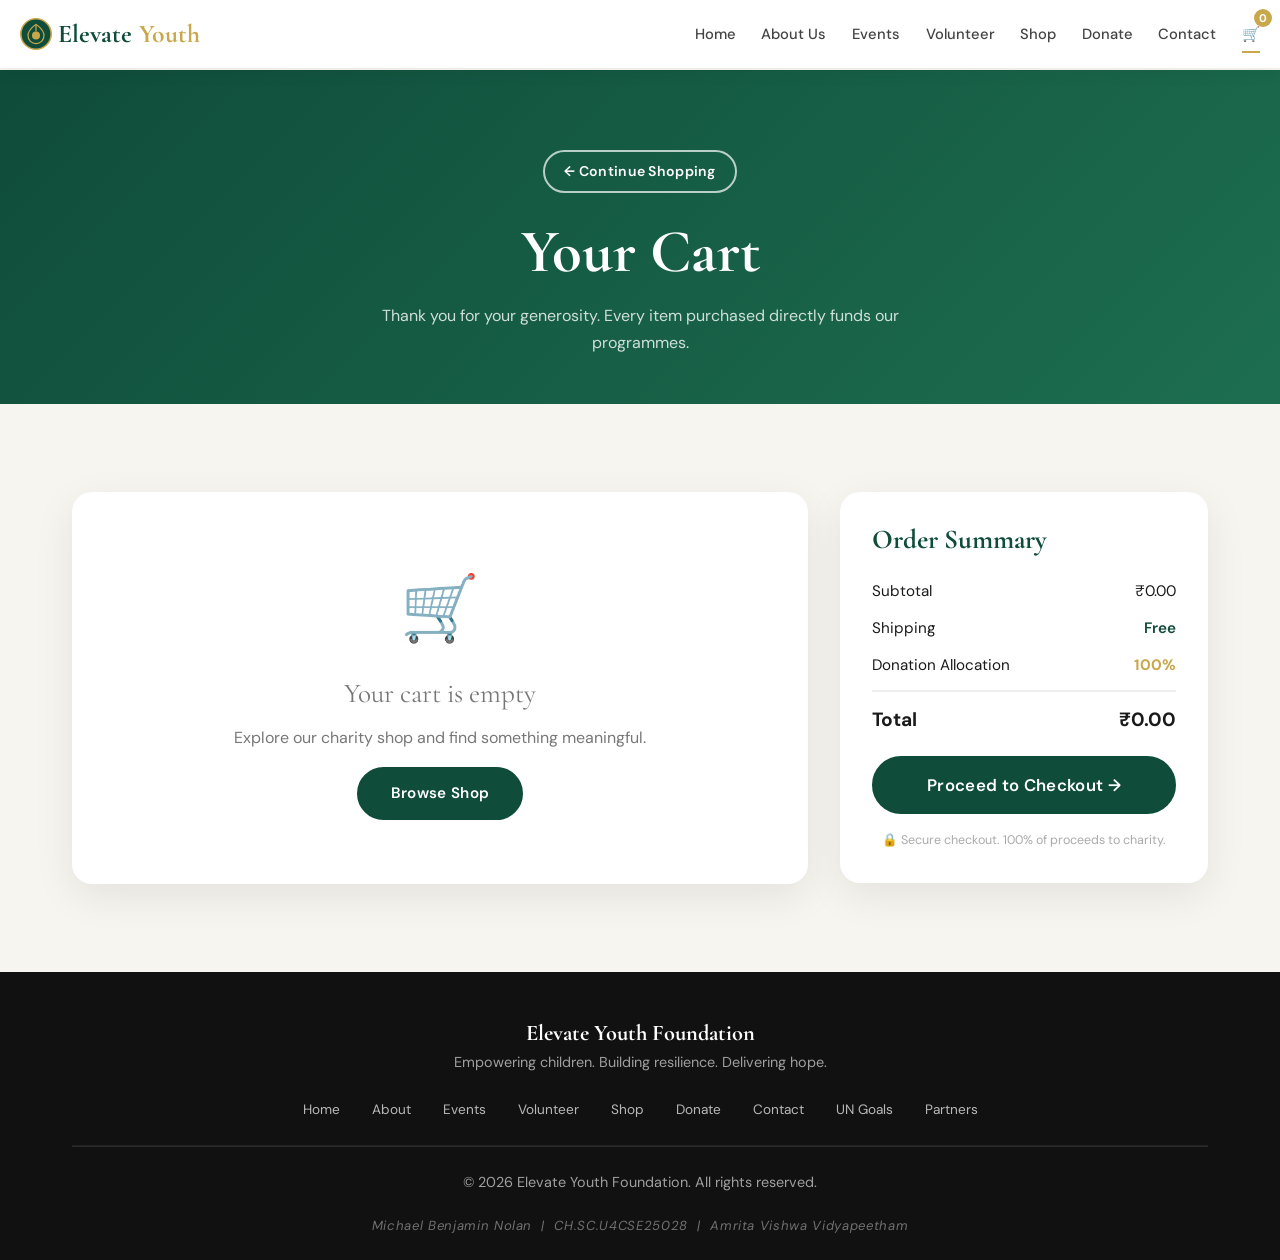
<file: cart.html>
<!DOCTYPE html>
<html lang="en">
<head>
  <meta charset="UTF-8">
  <meta name="viewport" content="width=device-width, initial-scale=1.0">
  <title>Shopping Cart | Elevate Youth Foundation</title>
  <link rel="stylesheet" href="style.css">
</head>
<body>

  <nav class="navbar">
    <div class="nav-container">
      <a href="index.html" class="nav-logo">
        <svg class="logo-svg" viewBox="0 0 40 40" xmlns="http://www.w3.org/2000/svg">
          <circle cx="20" cy="20" r="19" fill="#0F4C3A" stroke="#C9A84C" stroke-width="2"/>
          <path d="M20 8 C20 8 10 14 10 22 C10 28 14.5 32 20 32 C25.5 32 30 28 30 22 C30 14 20 8 20 8Z" fill="none" stroke="#C9A84C" stroke-width="1.5"/>
          <circle cx="20" cy="22" r="5" fill="#C9A84C"/>
          <line x1="20" y1="8" x2="20" y2="17" stroke="#C9A84C" stroke-width="1.5"/>
        </svg>
        Elevate<span>Youth</span>
      </a>
      <button class="hamburger" id="hamburger"><span></span><span></span><span></span></button>
      <div class="nav-links">
        <a href="index.html">Home</a>
        <a href="about.html">About Us</a>
        <a href="events.html">Events</a>
        <a href="volunteer.html">Volunteer</a>
        <a href="shop.html">Shop</a>
        <a href="donate.html">Donate</a>
        <a href="contact.html">Contact</a>
        <a href="cart.html" class="cart-icon active">🛒<span class="cart-count" id="cart-count">0</span></a>
      </div>
    </div>
  </nav>

  <main class="main-content">

    <section class="page-header">
      <div class="container">
        <a href="shop.html" class="btn btn-outline-white btn-home">← Continue Shopping</a>
        <h1>Your Cart</h1>
        <p>Thank you for your generosity. Every item purchased directly funds our programmes.</p>
      </div>
    </section>

    <section class="section">
      <div class="container fade-up">

        <div class="cart-grid" id="cartWrapper">
          <!-- Items panel -->
          <div style="background:white; border-radius:var(--radius-lg); box-shadow:var(--shadow); overflow:hidden;" id="cartItemsPanel">
            <!-- rendered by JS -->
          </div>

          <!-- Summary panel -->
          <div class="cart-summary">
            <h3 style="margin-bottom:1.5rem;">Order Summary</h3>
            <div class="summary-row">
              <span>Subtotal</span>
              <span id="cartSubtotal">₹0.00</span>
            </div>
            <div class="summary-row">
              <span>Shipping</span>
              <span style="color:var(--primary); font-weight:600;">Free</span>
            </div>
            <div class="summary-row">
              <span>Donation Allocation</span>
              <span style="color:var(--accent); font-weight:700;">100%</span>
            </div>
            <div class="summary-row total">
              <span>Total</span>
              <span id="cartTotal">₹0.00</span>
            </div>
            <button onclick="goToCheckout()" class="btn btn-primary" style="width:100%; font-size:1.05rem; padding:1rem; margin-top:0.5rem;">
              Proceed to Checkout →
            </button>
            <p style="font-size:0.78rem; text-align:center; margin-top:1rem; color:#aaa;">🔒 Secure checkout. 100% of proceeds to charity.</p>
          </div>
        </div>

      </div>
    </section>

  </main>

  <footer>
    <div class="container">
      <h3>Elevate Youth Foundation</h3>
      <p>Empowering children. Building resilience. Delivering hope.</p>
      <div class="footer-links">
        <a href="index.html">Home</a><a href="about.html">About</a><a href="events.html">Events</a>
        <a href="volunteer.html">Volunteer</a><a href="shop.html">Shop</a><a href="donate.html">Donate</a>
        <a href="contact.html">Contact</a><a href="un-info.html">UN Goals</a><a href="partners.html">Partners</a>
      </div>
      <hr class="footer-divider">
      <p>&copy; 2026 Elevate Youth Foundation. All rights reserved.</p>
      <p class="footer-credit">Michael Benjamin Nolan &nbsp;|&nbsp; CH.SC.U4CSE25028 &nbsp;|&nbsp; Amrita Vishwa Vidyapeetham</p>
    </div>
  </footer>

  <script src="cart.js"></script>
  <script src="main.js"></script>
  <script>
    function renderCart() {
      const panel = document.getElementById('cartItemsPanel');
      const items = cart.items;

      if (items.length === 0) {
        panel.innerHTML = `
          <div style="padding:4rem; text-align:center;">
            <div style="font-size:4rem; margin-bottom:1rem;">🛒</div>
            <h3 style="color:var(--light); font-weight:400;">Your cart is empty</h3>
            <p style="margin:1rem 0;">Explore our charity shop and find something meaningful.</p>
            <a href="shop.html" class="btn btn-primary">Browse Shop</a>
          </div>`;
      } else {
        panel.innerHTML = `
          <div style="padding:1.5rem; border-bottom:2px solid #f0f0f0;">
            <h3 style="margin:0;">Cart Items (${items.length})</h3>
          </div>
          ${items.map(item => `
            <div class="cart-item">
              <div style="flex:1;">
                <h4 style="font-family:'Cormorant Garamond',serif; margin-bottom:0.2rem;">${item.name}</h4>
                <p style="font-size:0.88rem; color:var(--light); margin:0;">₹${item.price.toLocaleString('en-IN')} each</p>
              </div>
              <div style="display:flex; align-items:center; gap:0.75rem; flex-shrink:0;">
                <button class="qty-btn" onclick="updateQty('${item.id}',-1)">−</button>
                <span style="min-width:30px; text-align:center; font-weight:700;">${item.quantity}</span>
                <button class="qty-btn" onclick="updateQty('${item.id}',1)">+</button>
                <span style="min-width:90px; text-align:right; font-weight:700; font-size:1.05rem;">
                  ₹${(item.price * item.quantity).toLocaleString('en-IN')}
                </span>
                <button onclick="removeItem('${item.id}')" style="background:none; border:none; cursor:pointer; font-size:1.2rem; color:#ccc; transition:color 0.2s;" onmouseover="this.style.color='#e74c3c'" onmouseout="this.style.color='#ccc'">✕</button>
              </div>
            </div>
          `).join('')}`;
      }

      const total = cart.getTotalPrice();
      document.getElementById('cartSubtotal').textContent = `₹${total.toLocaleString('en-IN', {minimumFractionDigits:2})}`;
      document.getElementById('cartTotal').textContent    = `₹${total.toLocaleString('en-IN', {minimumFractionDigits:2})}`;
    }

    window.updateQty = (id, delta) => { cart.updateQuantity(id, delta); renderCart(); };
    window.removeItem = (id) => { cart.remove(id); renderCart(); showToast('Item removed from cart'); };

    document.addEventListener('DOMContentLoaded', renderCart);
  </script>
</body>
</html>
</file>
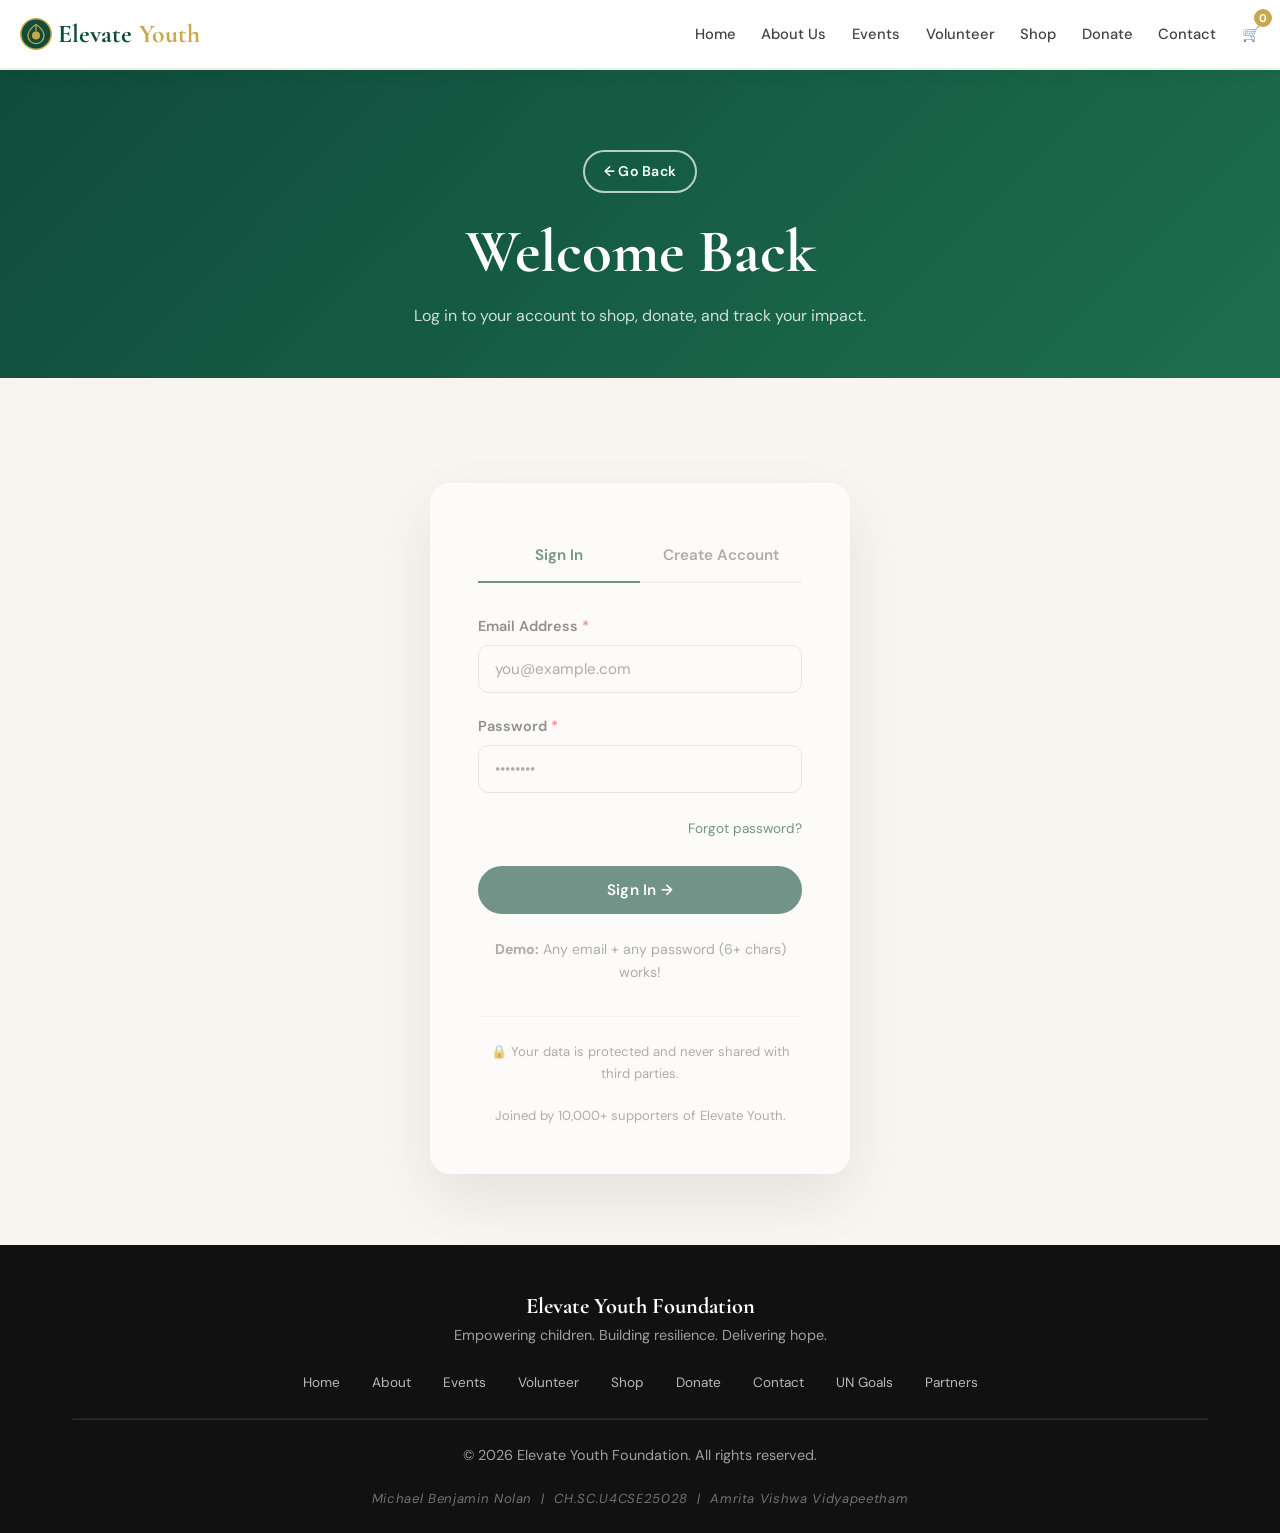
<file: checkout.html>
<!DOCTYPE html>
<html lang="en">
<head>
  <meta charset="UTF-8">
  <meta name="viewport" content="width=device-width, initial-scale=1.0">
  <title>Checkout | Elevate Youth Foundation</title>
  <link rel="stylesheet" href="style.css">
  <style>
    .upi-field { display: none; }
    .upi-field.show { display: block; animation: fadeInDown 0.3s ease; }
    .card-fields { display: none; }
    .card-fields.show { display: block; animation: fadeInDown 0.3s ease; }
    @keyframes fadeInDown {
      from { opacity: 0; transform: translateY(-10px); }
      to   { opacity: 1; transform: translateY(0);     }
    }
    .checkout-grid {
      display: grid;
      grid-template-columns: 3fr 2fr;
      gap: 2rem;
      align-items: start;
    }
    @media (max-width: 768px) {
      .checkout-grid { grid-template-columns: 1fr; }
    }
    .section-heading {
      font-size: 1rem;
      font-weight: 700;
      color: var(--primary);
      text-transform: uppercase;
      letter-spacing: 0.08em;
      border-bottom: 2px solid #eee;
      padding-bottom: 0.5rem;
      margin-bottom: 1.5rem;
    }
  </style>
</head>
<body>

  <nav class="navbar">
    <div class="nav-container">
      <a href="index.html" class="nav-logo">
        <svg class="logo-svg" viewBox="0 0 40 40" xmlns="http://www.w3.org/2000/svg">
          <circle cx="20" cy="20" r="19" fill="#0F4C3A" stroke="#C9A84C" stroke-width="2"/>
          <path d="M20 8 C20 8 10 14 10 22 C10 28 14.5 32 20 32 C25.5 32 30 28 30 22 C30 14 20 8 20 8Z" fill="none" stroke="#C9A84C" stroke-width="1.5"/>
          <circle cx="20" cy="22" r="5" fill="#C9A84C"/>
          <line x1="20" y1="8" x2="20" y2="17" stroke="#C9A84C" stroke-width="1.5"/>
        </svg>
        Elevate<span>Youth</span>
      </a>
      <button class="hamburger" id="hamburger"><span></span><span></span><span></span></button>
      <div class="nav-links">
        <a href="index.html">Home</a>
        <a href="about.html">About Us</a>
        <a href="events.html">Events</a>
        <a href="volunteer.html">Volunteer</a>
        <a href="shop.html">Shop</a>
        <a href="donate.html">Donate</a>
        <a href="contact.html">Contact</a>
        <a href="cart.html" class="cart-icon">🛒<span class="cart-count" id="cart-count">0</span></a>
      </div>
    </div>
  </nav>

  <main class="main-content">

    <section class="page-header">
      <div class="container">
        <a href="cart.html" class="btn btn-outline-white btn-home">← Back to Cart</a>
        <h1>Secure Checkout</h1>
        <p>You're one step away from making a real difference. Thank you for your generosity! 💚</p>
      </div>
    </section>

    <section class="section">
      <div class="container fade-up">
        <div class="checkout-grid">

          <!-- Left: Form -->
          <div class="checkout-left-panel" style="background:white; padding:2.5rem; border-radius:var(--radius-lg); box-shadow:var(--shadow);">
            <form id="checkoutForm" novalidate>

              <!-- Shipping -->
              <div id="shippingSection">
              <p class="section-heading">📦 Shipping Information</p>
              <div class="form-group">
                <label for="shName">Full Name <span style="color:#e74c3c;">*</span></label>
                <input type="text" id="shName" class="form-control" placeholder="Priya Sharma" required>
                <div class="error-msg" id="errShName">Please enter your full name.</div>
              </div>
              <div class="form-row-2col">
                <div class="form-group">
                  <label for="shPhone">Phone <span style="color:#e74c3c;">*</span></label>
                  <input type="tel" id="shPhone" class="form-control" placeholder="+91 98765 43210" required>
                  <div class="error-msg" id="errShPhone">Enter a valid phone number.</div>
                </div>
                <div class="form-group">
                  <label for="shPin">PIN Code <span style="color:#e74c3c;">*</span></label>
                  <input type="text" id="shPin" class="form-control" placeholder="600001" required maxlength="6">
                  <div class="error-msg" id="errShPin">Enter a valid 6-digit PIN.</div>
                </div>
              </div>
              <div class="form-group">
                <label for="shAddress">Delivery Address <span style="color:#e74c3c;">*</span></label>
                <textarea id="shAddress" class="form-control" rows="3" placeholder="Flat / Street / Area, City, State" required></textarea>
                <div class="error-msg" id="errShAddress">Please enter your delivery address.</div>
              </div>

              </div><!-- /shippingSection -->

              <!-- Payment Method -->
              <p class="section-heading" style="margin-top:2rem;">💳 Payment Method</p>
              <div class="payment-methods" id="paymentMethods">
                <div class="payment-option" onclick="selectPayment(this,'upi')" data-method="upi">
                  <span class="pay-icon">📲</span>UPI / QR Code
                </div>
                <div class="payment-option" onclick="selectPayment(this,'card')" data-method="card">
                  <span class="pay-icon">💳</span>Credit / Debit Card
                </div>
                <div class="payment-option" onclick="selectPayment(this,'pod')" data-method="pod">
                  <span class="pay-icon">🏠</span>Pay on Delivery
                </div>
              </div>
              <div class="error-msg" id="errPayment" style="margin-bottom:1rem;">Please select a payment method.</div>

              <!-- UPI Fields -->
              <div class="upi-field" id="upiFields">
                <div style="text-align:center; margin-bottom:1.5rem;">
                  <img src="upi_qr_code.png" alt="Scan to Pay via UPI" style="width:150px; height:150px; border-radius:8px; border:2px solid #ddd; padding:0.5rem; background:white; display:block; margin:0 auto;">
                </div>
                <div class="form-group">
                  <label for="upiId">UPI ID <span style="color:#e74c3c;">*</span></label>
                  <input type="text" id="upiId" class="form-control" placeholder="yourname@upi">
                  <div class="error-msg" id="errUpi">Please enter a valid UPI ID (e.g. name@okaxis).</div>
                </div>
                <div style="background:#f0f9f5; padding:1rem; border-radius:var(--radius); text-align:center; margin-bottom:1rem;">
                  <p style="font-size:0.85rem; margin:0; color:var(--primary);">
                    🔒 Scan QR or enter your UPI ID above. You'll receive a payment request on your UPI app.
                  </p>
                </div>
              </div>

              <!-- Card Fields -->
              <div class="card-fields" id="cardFields">
                <div class="form-group">
                  <label for="cCard">Card Number <span style="color:#e74c3c;">*</span></label>
                  <input type="text" id="cCard" class="form-control" placeholder="XXXX XXXX XXXX XXXX" maxlength="19">
                  <div class="error-msg" id="errCard">Please enter a valid 16-digit card number.</div>
                </div>
                <div class="form-row-2col">
                  <div class="form-group">
                    <label for="cExp">Expiry (MM/YY) <span style="color:#e74c3c;">*</span></label>
                    <input type="text" id="cExp" class="form-control" placeholder="12/28" maxlength="5">
                    <div class="error-msg" id="errExp">Invalid expiry date.</div>
                  </div>
                  <div class="form-group">
                    <label for="cCvv">CVV <span style="color:#e74c3c;">*</span></label>
                    <input type="password" id="cCvv" class="form-control" placeholder="•••" maxlength="4">
                    <div class="error-msg" id="errCvv">Invalid CVV.</div>
                  </div>
                </div>
                <div class="form-group">
                  <label for="cName">Name on Card <span style="color:#e74c3c;">*</span></label>
                  <input type="text" id="cName" class="form-control" placeholder="PRIYA SHARMA">
                  <div class="error-msg" id="errCName">Please enter the name on your card.</div>
                </div>
              </div>

              <!-- Pay on Delivery info -->
              <div id="podInfo" style="display:none; background:#f0f9f5; padding:1rem; border-radius:var(--radius); margin-bottom:1rem; border-left:4px solid var(--primary);">
                <p style="color:var(--primary); font-weight:600; margin:0; font-size:0.9rem;">🏠 Pay on Delivery: Our volunteer will collect payment when your order arrives. Cash / UPI accepted at doorstep.</p>
              </div>

              <!-- Human Verification -->
              <p class="section-heading" style="margin-top:2rem;">🤖 Human Verification</p>
              <div style="background:#f9f9f9; padding:1.25rem; border-radius:var(--radius); border:1.5px solid #eee;" class="form-group">
                <label id="captchaLabel" for="captchaInput">What is 5 + 3?</label>
                <input type="text" id="captchaInput" class="form-control" placeholder="Enter the answer" style="margin-top:0.5rem;" autocomplete="off">
                <div class="error-msg" id="errCaptcha">Incorrect answer. Please try again.</div>
              </div>

              <button type="submit" class="btn btn-accent" style="width:100%; font-size:1.1rem; padding:1rem; margin-top:0.5rem;">
                Complete Payment &nbsp;<span id="checkoutTotalBtn"></span>
              </button>
              <p style="text-align:center; font-size:0.8rem; color:#aaa; margin-top:0.75rem;">🔒 SSL Encrypted. Your details are safe with us.</p>

            </form>
          </div>

          <!-- Right: Order Summary -->
          <div>
            <div class="cart-summary">
              <h3 style="margin-bottom:1.5rem;">Order Summary</h3>
              <div id="checkoutItemList" style="margin-bottom:1rem; border-bottom:1px solid #eee; padding-bottom:1rem;"></div>
              <div class="summary-row"><span>Subtotal</span><span id="coSubtotal">₹0</span></div>
              <div class="summary-row"><span>Shipping</span><span style="color:var(--primary); font-weight:600;">Free</span></div>
              <div class="summary-row total"><span>Total</span><span id="coTotal">₹0</span></div>
              <div style="background:#e8f4f0; border-radius:var(--radius); padding:1rem; margin-top:1rem; text-align:center;">
                <p style="color:var(--primary); font-size:0.85rem; font-weight:600; margin:0;">💚 100% of your payment goes directly to our programmes. Thank you!</p>
              </div>
            </div>
          </div>

        </div>
      </div>
    </section>

  </main>

  <footer>
    <div class="container">
      <h3>Elevate Youth Foundation</h3>
      <p>Empowering children. Building resilience. Delivering hope.</p>
      <div class="footer-links">
        <a href="index.html">Home</a><a href="about.html">About</a><a href="events.html">Events</a>
        <a href="volunteer.html">Volunteer</a><a href="shop.html">Shop</a><a href="donate.html">Donate</a>
        <a href="contact.html">Contact</a><a href="un-info.html">UN Goals</a><a href="partners.html">Partners</a>
      </div>
      <hr class="footer-divider">
      <p>&copy; 2026 Elevate Youth Foundation. All rights reserved.</p>
      <p class="footer-credit">Michael Benjamin Nolan &nbsp;|&nbsp; CH.SC.U4CSE25028 &nbsp;|&nbsp; Amrita Vishwa Vidyapeetham</p>
    </div>
  </footer>

  <script src="cart.js"></script>
  <script src="main.js"></script>
  <script>
    /* ── State ── */
    let selectedPayment = null;
    let captchaAnswer   = 0;

    /* ── Helper: check if cart has any physical merchandise ── */
    function cartHasMerchandise() {
      return cart.items.some(i => !i.id.startsWith('item_donation_'));
    }

    /* ── Init ── */
    document.addEventListener('DOMContentLoaded', () => {
      // Redirect if not logged in
      if (!localStorage.getItem('ey_loggedIn')) {
        showToast('🔒 Please log in first!');
        setTimeout(() => { window.location.href = 'login.html'; }, 1500);
        return;
      }

      // Populate order summary
      const total = cart.getTotalPrice();
      const fmt   = v => '₹' + v.toLocaleString('en-IN', {minimumFractionDigits:2});

      document.getElementById('checkoutTotalBtn').textContent = `(${fmt(total)})`;
      document.getElementById('coSubtotal').textContent = fmt(total);
      document.getElementById('coTotal').textContent    = fmt(total);

      const listEl = document.getElementById('checkoutItemList');
      if (cart.items.length === 0) {
        listEl.innerHTML = '<p style="color:var(--light); font-size:0.9rem;">No items in cart.</p>';
      } else {
        listEl.innerHTML = cart.items.map(i => `
          <div style="display:flex; justify-content:space-between; margin-bottom:0.5rem; font-size:0.9rem;">
            <span>${i.name} &times;${i.quantity}</span>
            <strong>₹${(i.price * i.quantity).toLocaleString('en-IN')}</strong>
          </div>`).join('');
      }

      // Hide "Pay on Delivery" and shipping section for donation-only carts
      const hasMerchandise = cartHasMerchandise();
      const podOption = document.querySelector('.payment-option[data-method="pod"]');
      if (podOption && !hasMerchandise) {
        podOption.style.display = 'none';
      }

      // Hide shipping section for donation-only carts
      const shippingSection = document.getElementById('shippingSection');
      if (shippingSection && !hasMerchandise) {
        shippingSection.style.display = 'none';
      }

      generateCaptcha();
    });

    function generateCaptcha() {
      const a = Math.floor(Math.random() * 12) + 1;
      const b = Math.floor(Math.random() * 12) + 1;
      captchaAnswer = a + b;
      document.getElementById('captchaLabel').textContent = `What is ${a} + ${b}?`;
      document.getElementById('captchaInput').value = '';
    }

    /* ── Payment Selection ── */
    function selectPayment(el, method) {
      document.querySelectorAll('.payment-option').forEach(o => o.classList.remove('selected'));
      el.classList.add('selected');
      selectedPayment = method;
      document.getElementById('errPayment').classList.remove('show');

      // Toggle field sections
      document.getElementById('upiFields').classList.toggle('show', method === 'upi');
      document.getElementById('cardFields').classList.toggle('show', method === 'card');
      document.getElementById('podInfo').style.display = method === 'pod' ? 'block' : 'none';
    }

    /* ── Card Number Formatter ── */
    document.addEventListener('input', function(e) {
      if (e.target.id === 'cCard') {
        let v = e.target.value.replace(/\D/g,'').substring(0,16);
        e.target.value = v.replace(/(.{4})/g,'$1 ').trim();
      }
      if (e.target.id === 'cExp') {
        let v = e.target.value.replace(/\D/g,'').substring(0,4);
        if (v.length > 2) v = v.substring(0,2) + '/' + v.substring(2);
        e.target.value = v;
      }
    });

    /* ── Form Validation & Submit ── */
    document.getElementById('checkoutForm').addEventListener('submit', function(e) {
      e.preventDefault();
      let valid = true;

      const showErr = (id) => {
        document.getElementById(id).classList.add('show');
        valid = false;
      };
      const hideErr = (id) => document.getElementById(id).classList.remove('show');

      // Clear all errors
      document.querySelectorAll('.error-msg').forEach(el => el.classList.remove('show'));
      document.querySelectorAll('.form-control').forEach(el => el.classList.remove('error-field'));

      // Shipping (only validate if shipping section is visible)
      if (document.getElementById('shippingSection').style.display !== 'none') {
        if (!document.getElementById('shName').value.trim())      { document.getElementById('shName').classList.add('error-field'); showErr('errShName'); }
        if (!/^\+?[\d\s\-]{10,}$/.test(document.getElementById('shPhone').value.trim()))  { document.getElementById('shPhone').classList.add('error-field'); showErr('errShPhone'); }
        if (!/^\d{6}$/.test(document.getElementById('shPin').value.trim()))               { document.getElementById('shPin').classList.add('error-field'); showErr('errShPin'); }
        if (document.getElementById('shAddress').value.trim().length < 10)                { document.getElementById('shAddress').classList.add('error-field'); showErr('errShAddress'); }
      }

      // Payment method
      if (!selectedPayment) { showErr('errPayment'); }

      // UPI validation
      if (selectedPayment === 'upi') {
        const upi = document.getElementById('upiId').value.trim();
        if (!/^[\w.\-]+@[\w]+$/.test(upi)) { document.getElementById('upiId').classList.add('error-field'); showErr('errUpi'); }
      }

      // Card validation
      if (selectedPayment === 'card') {
        const cardNum = document.getElementById('cCard').value.replace(/\s/g,'');
        if (cardNum.length !== 16) { document.getElementById('cCard').classList.add('error-field'); showErr('errCard'); }
        if (!/^\d{2}\/\d{2}$/.test(document.getElementById('cExp').value)) { document.getElementById('cExp').classList.add('error-field'); showErr('errExp'); }
        if (document.getElementById('cCvv').value.length < 3) { document.getElementById('cCvv').classList.add('error-field'); showErr('errCvv'); }
        if (!document.getElementById('cName').value.trim()) { document.getElementById('cName').classList.add('error-field'); showErr('errCName'); }
      }

      // Captcha
      const userAns = parseInt(document.getElementById('captchaInput').value.trim());
      if (userAns !== captchaAnswer) {
        document.getElementById('captchaInput').classList.add('error-field');
        showErr('errCaptcha');
        generateCaptcha();
      }

      if (valid) {
        cart.clear();
        window.location.href = 'payment-confirmed.html';
      }
    });
  </script>
</body>
</html>
</file>
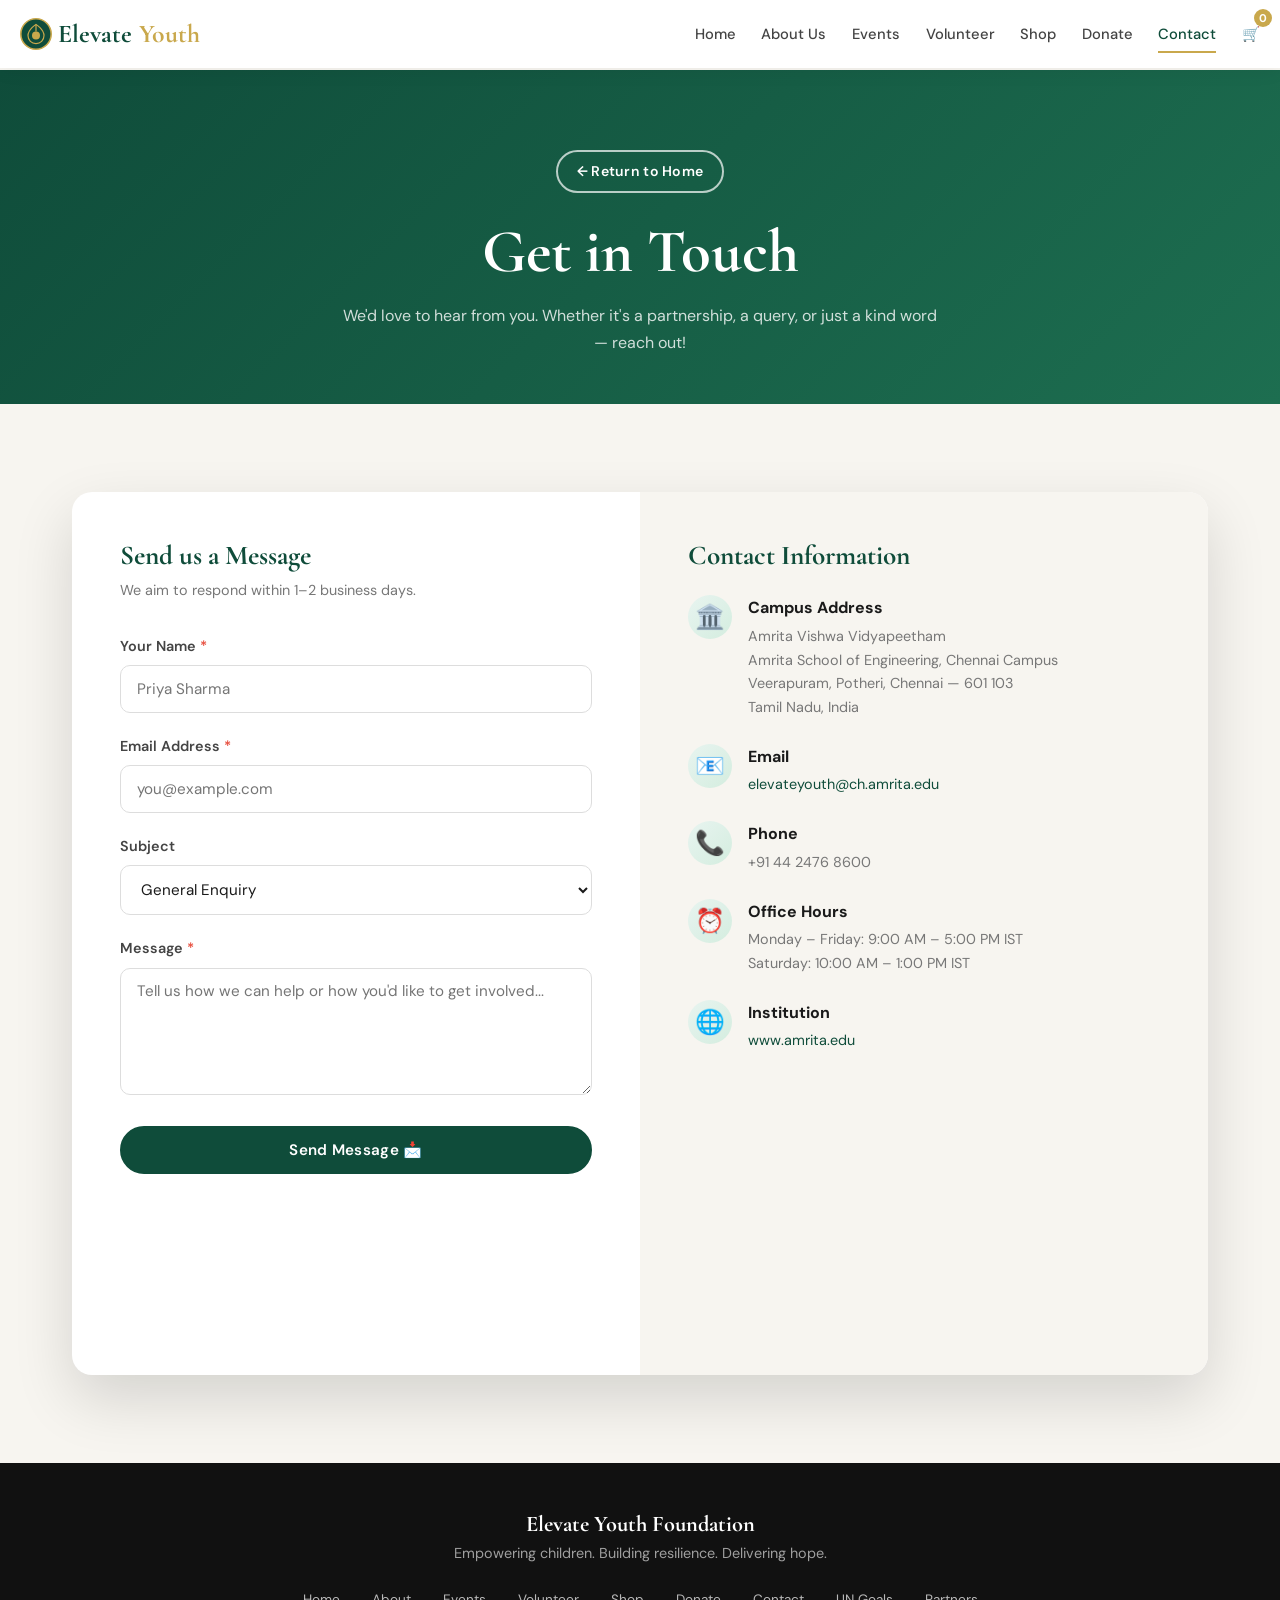
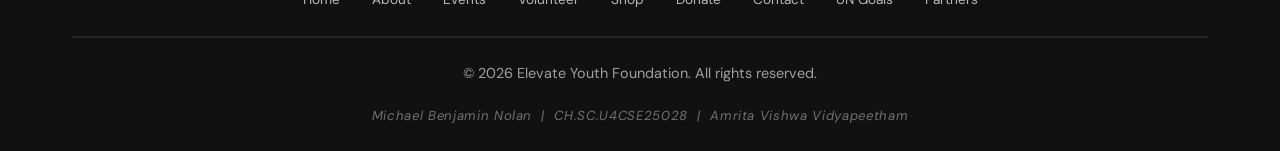
<file: contact.html>
<!DOCTYPE html>
<html lang="en">
<head>
  <meta charset="UTF-8">
  <meta name="viewport" content="width=device-width, initial-scale=1.0">
  <title>Contact Us | Elevate Youth Foundation</title>
  <link rel="stylesheet" href="style.css">
  <style>
    .contact-info-item {
      display: flex;
      align-items: flex-start;
      gap: 1rem;
      margin-bottom: 1.5rem;
    }
    .contact-icon {
      font-size: 1.5rem;
      flex-shrink: 0;
      width: 44px;
      height: 44px;
      background: linear-gradient(135deg, #e8f4f0, #d4eddf);
      border-radius: 50%;
      display: flex;
      align-items: center;
      justify-content: center;
    }
  </style>
</head>
<body>

  <nav class="navbar">
    <div class="nav-container">
      <a href="index.html" class="nav-logo">
        <svg class="logo-svg" viewBox="0 0 40 40" xmlns="http://www.w3.org/2000/svg">
          <circle cx="20" cy="20" r="19" fill="#0F4C3A" stroke="#C9A84C" stroke-width="2"/>
          <path d="M20 8 C20 8 10 14 10 22 C10 28 14.5 32 20 32 C25.5 32 30 28 30 22 C30 14 20 8 20 8Z" fill="none" stroke="#C9A84C" stroke-width="1.5"/>
          <circle cx="20" cy="22" r="5" fill="#C9A84C"/>
          <line x1="20" y1="8" x2="20" y2="17" stroke="#C9A84C" stroke-width="1.5"/>
        </svg>
        Elevate<span>Youth</span>
      </a>
      <button class="hamburger" id="hamburger"><span></span><span></span><span></span></button>
      <div class="nav-links">
        <a href="index.html">Home</a>
        <a href="about.html">About Us</a>
        <a href="events.html">Events</a>
        <a href="volunteer.html">Volunteer</a>
        <a href="shop.html">Shop</a>
        <a href="donate.html">Donate</a>
        <a href="contact.html" class="active">Contact</a>
        <a href="cart.html" class="cart-icon">🛒<span class="cart-count" id="cart-count">0</span></a>
      </div>
    </div>
  </nav>

  <main class="main-content">

    <section class="page-header">
      <div class="container">
        <a href="index.html" class="btn btn-outline-white btn-home">← Return to Home</a>
        <h1>Get in Touch</h1>
        <p>We'd love to hear from you. Whether it's a partnership, a query, or just a kind word — reach out!</p>
      </div>
    </section>

    <section class="section">
      <div class="container">
        <div class="grid grid-2" style="background:white; border-radius:var(--radius-lg); box-shadow:var(--shadow-lg); overflow:hidden; gap:0;" class="fade-up">

          <!-- Contact Form -->
          <div style="padding:3rem;">
            <h3 style="margin-bottom:0.5rem;">Send us a Message</h3>
            <p style="font-size:0.9rem; margin-bottom:2rem;">We aim to respond within 1–2 business days.</p>
            <form id="contactForm" novalidate onsubmit="handleContact(event)">
              <div class="form-group">
                <label for="cName">Your Name <span style="color:#e74c3c;">*</span></label>
                <input type="text" id="cName" class="form-control" placeholder="Priya Sharma" required>
                <div class="error-msg" id="errCName">Please enter your name.</div>
              </div>
              <div class="form-group">
                <label for="cEmail">Email Address <span style="color:#e74c3c;">*</span></label>
                <input type="email" id="cEmail" class="form-control" placeholder="you@example.com" required>
                <div class="error-msg" id="errCEmail">Please enter a valid email address.</div>
              </div>
              <div class="form-group">
                <label for="cSubject">Subject</label>
                <select id="cSubject" class="form-control">
                  <option>General Enquiry</option>
                  <option>Partnership / Sponsorship</option>
                  <option>Volunteer Enquiry</option>
                  <option>Media / Press</option>
                  <option>Donation Enquiry</option>
                  <option>Other</option>
                </select>
              </div>
              <div class="form-group">
                <label for="cMessage">Message <span style="color:#e74c3c;">*</span></label>
                <textarea id="cMessage" class="form-control" rows="5" placeholder="Tell us how we can help or how you'd like to get involved..." required></textarea>
                <div class="error-msg" id="errCMessage">Please enter a message (min. 10 characters).</div>
              </div>
              <button type="submit" class="btn btn-primary" style="width:100%;">Send Message 📩</button>
              <div id="contactSuccess" style="display:none; margin-top:1rem; background:#e8f4f0; color:var(--primary); padding:1rem; border-radius:var(--radius); font-weight:600; text-align:center;">
                ✅ Message sent! We'll be in touch soon. Thank you!
              </div>
            </form>
          </div>

          <!-- Contact Info + Map -->
          <div style="background:#f7f5f0; display:flex; flex-direction:column;">
            <div style="padding:3rem; flex:1;">
              <h3 style="margin-bottom:1.5rem;">Contact Information</h3>

              <div class="contact-info-item">
                <div class="contact-icon">🏛️</div>
                <div>
                  <strong>Campus Address</strong>
                  <p style="margin:0.2rem 0 0; font-size:0.9rem;">
                    Amrita Vishwa Vidyapeetham<br>
                    Amrita School of Engineering, Chennai Campus<br>
                    Veerapuram, Potheri, Chennai — 601 103<br>
                    Tamil Nadu, India
                  </p>
                </div>
              </div>

              <div class="contact-info-item">
                <div class="contact-icon">📧</div>
                <div>
                  <strong>Email</strong>
                  <p style="margin:0.2rem 0 0; font-size:0.9rem;">
                    <a href="mailto:elevateyouth@ch.amrita.edu" style="color:var(--primary);">elevateyouth@ch.amrita.edu</a>
                  </p>
                </div>
              </div>

              <div class="contact-info-item">
                <div class="contact-icon">📞</div>
                <div>
                  <strong>Phone</strong>
                  <p style="margin:0.2rem 0 0; font-size:0.9rem;">+91 44 2476 8600</p>
                </div>
              </div>

              <div class="contact-info-item">
                <div class="contact-icon">⏰</div>
                <div>
                  <strong>Office Hours</strong>
                  <p style="margin:0.2rem 0 0; font-size:0.9rem;">Monday – Friday: 9:00 AM – 5:00 PM IST<br>Saturday: 10:00 AM – 1:00 PM IST</p>
                </div>
              </div>

              <div class="contact-info-item">
                <div class="contact-icon">🌐</div>
                <div>
                  <strong>Institution</strong>
                  <p style="margin:0.2rem 0 0; font-size:0.9rem;">
                    <a href="https://www.amrita.edu" target="_blank" style="color:var(--primary);">www.amrita.edu</a>
                  </p>
                </div>
              </div>
            </div>

            <!-- Google Maps embed — Amrita Chennai Campus -->
            <div style="height:250px; width:100%; overflow:hidden;">
              <iframe src="https://www.google.com/maps/embed?pb=!1m18!1m12!1m3!1d3883.399217548096!2d80.02483800987433!3d13.26297460837088!2m3!1f0!2f0!3f0!3m2!1i1024!2i768!4f13.1!3m3!1m2!1s0x3a52814946112d6f%3A0x57a644f6f25f9b0c!2sAmrita%20Vishwa%20Vidyapeetham%2C%20Chennai!5e0!3m2!1sen!2sin!4v1775795861063!5m2!1sen!2sin" width="600" height="450" style="border:0;" allowfullscreen="" loading="lazy" referrerpolicy="no-referrer-when-downgrade"></iframe>
            </div>
          </div>

        </div>
      </div>
    </section>

  </main>

  <footer>
    <div class="container">
      <h3>Elevate Youth Foundation</h3>
      <p>Empowering children. Building resilience. Delivering hope.</p>
      <div class="footer-links">
        <a href="index.html">Home</a><a href="about.html">About</a><a href="events.html">Events</a>
        <a href="volunteer.html">Volunteer</a><a href="shop.html">Shop</a><a href="donate.html">Donate</a>
        <a href="contact.html">Contact</a><a href="un-info.html">UN Goals</a><a href="partners.html">Partners</a>
      </div>
      <hr class="footer-divider">
      <p>&copy; 2026 Elevate Youth Foundation. All rights reserved.</p>
      <p class="footer-credit">Michael Benjamin Nolan &nbsp;|&nbsp; CH.SC.U4CSE25028 &nbsp;|&nbsp; Amrita Vishwa Vidyapeetham</p>
    </div>
  </footer>

  <script src="cart.js"></script>
  <script src="main.js"></script>
  <script>
    function handleContact(e) {
      e.preventDefault();
      let valid = true;
      document.querySelectorAll('.error-msg').forEach(el => el.classList.remove('show'));
      document.querySelectorAll('.form-control').forEach(el => el.classList.remove('error-field'));

      const name = document.getElementById('cName').value.trim();
      const email = document.getElementById('cEmail').value.trim();
      const msg = document.getElementById('cMessage').value.trim();

      if (name.length < 2) { document.getElementById('cName').classList.add('error-field'); document.getElementById('errCName').classList.add('show'); valid = false; }
      if (!/^[^\s@]+@[^\s@]+\.[^\s@]+$/.test(email)) { document.getElementById('cEmail').classList.add('error-field'); document.getElementById('errCEmail').classList.add('show'); valid = false; }
      if (msg.length < 10) { document.getElementById('cMessage').classList.add('error-field'); document.getElementById('errCMessage').classList.add('show'); valid = false; }

      if (valid) {
        document.getElementById('contactSuccess').style.display = 'block';
        document.getElementById('contactForm').reset();
        setTimeout(() => { document.getElementById('contactSuccess').style.display = 'none'; }, 5000);
      }
    }
  </script>
</body>
</html>
</file>
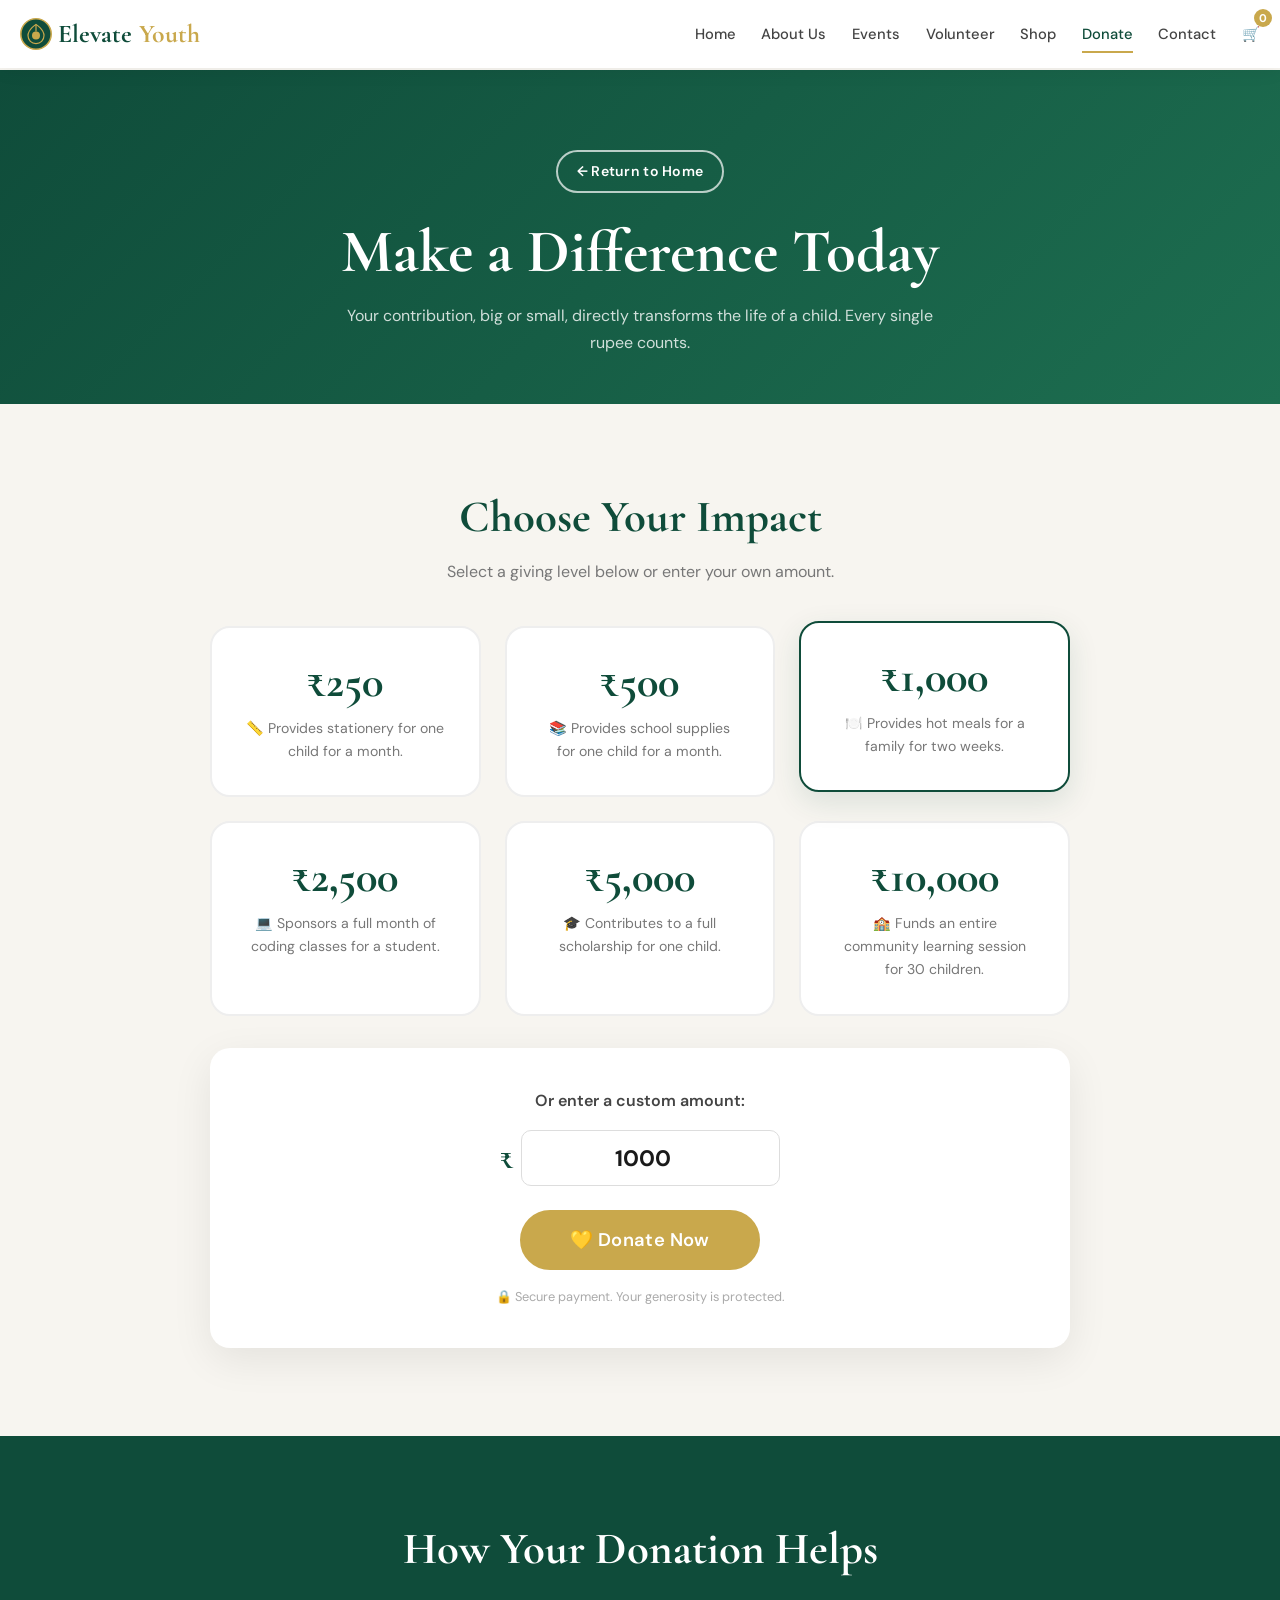
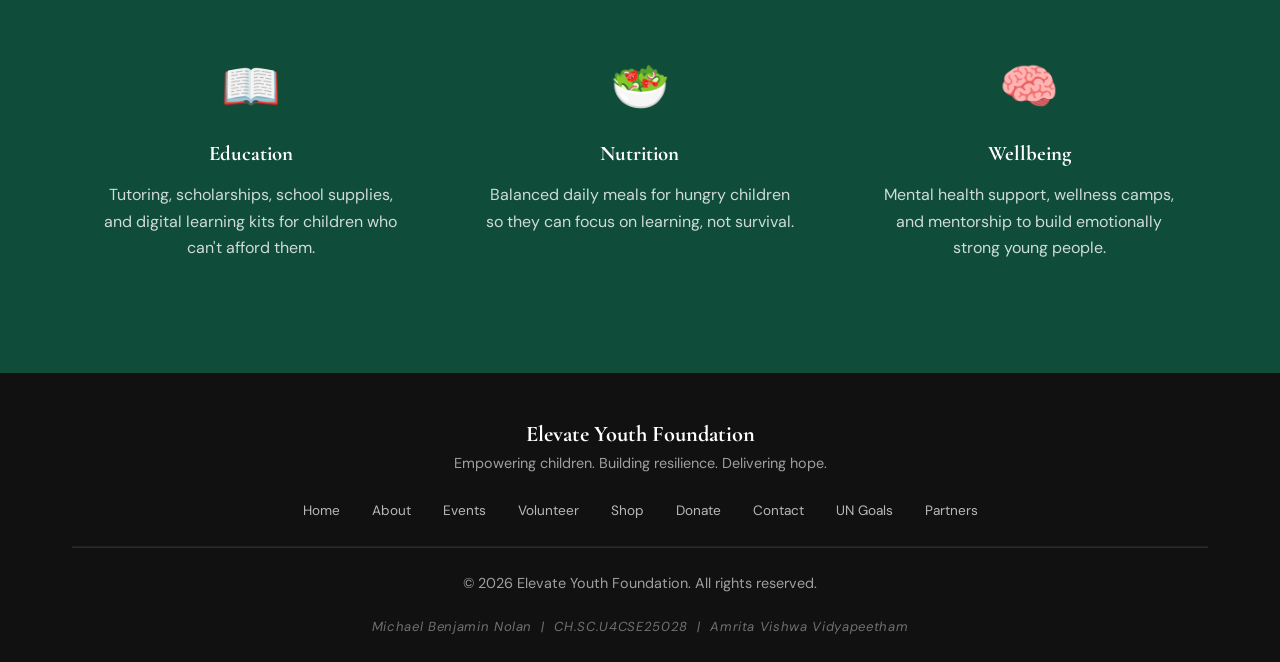
<file: donate.html>
<!DOCTYPE html>
<html lang="en">
<head>
  <meta charset="UTF-8">
  <meta name="viewport" content="width=device-width, initial-scale=1.0">
  <title>Donate | Elevate Youth Foundation</title>
  <link rel="stylesheet" href="style.css">
</head>
<body>

  <nav class="navbar">
    <div class="nav-container">
      <a href="index.html" class="nav-logo">
        <svg class="logo-svg" viewBox="0 0 40 40" xmlns="http://www.w3.org/2000/svg">
          <circle cx="20" cy="20" r="19" fill="#0F4C3A" stroke="#C9A84C" stroke-width="2"/>
          <path d="M20 8 C20 8 10 14 10 22 C10 28 14.5 32 20 32 C25.5 32 30 28 30 22 C30 14 20 8 20 8Z" fill="none" stroke="#C9A84C" stroke-width="1.5"/>
          <circle cx="20" cy="22" r="5" fill="#C9A84C"/>
          <line x1="20" y1="8" x2="20" y2="17" stroke="#C9A84C" stroke-width="1.5"/>
        </svg>
        Elevate<span>Youth</span>
      </a>
      <button class="hamburger" id="hamburger"><span></span><span></span><span></span></button>
      <div class="nav-links">
        <a href="index.html">Home</a>
        <a href="about.html">About Us</a>
        <a href="events.html">Events</a>
        <a href="volunteer.html">Volunteer</a>
        <a href="shop.html">Shop</a>
        <a href="donate.html" class="active">Donate</a>
        <a href="contact.html">Contact</a>
        <a href="cart.html" class="cart-icon">🛒<span class="cart-count" id="cart-count">0</span></a>
      </div>
    </div>
  </nav>

  <main class="main-content">

    <section class="page-header">
      <div class="container">
        <a href="index.html" class="btn btn-outline-white btn-home">← Return to Home</a>
        <h1>Make a Difference Today</h1>
        <p>Your contribution, big or small, directly transforms the life of a child. Every single rupee counts.</p>
      </div>
    </section>

    <section class="section">
      <div class="container">
        <div style="max-width:860px; margin:0 auto;">

          <h2 class="fade-up">Choose Your Impact</h2>
          <p class="fade-up text-center" style="margin-bottom:2.5rem;">Select a giving level below or enter your own amount.</p>

          <div class="donation-grid fade-up">
            <div class="donation-card" onclick="selectAmount(this, 250)">
              <div class="donation-amount">₹250</div>
              <div class="donation-impact">📏 Provides stationery for one child for a month.</div>
            </div>
            <div class="donation-card" onclick="selectAmount(this, 500)">
              <div class="donation-amount">₹500</div>
              <div class="donation-impact">📚 Provides school supplies for one child for a month.</div>
            </div>
            <div class="donation-card active" onclick="selectAmount(this, 1000)">
              <div class="donation-amount">₹1,000</div>
              <div class="donation-impact">🍽️ Provides hot meals for a family for two weeks.</div>
            </div>
            <div class="donation-card" onclick="selectAmount(this, 2500)">
              <div class="donation-amount">₹2,500</div>
              <div class="donation-impact">💻 Sponsors a full month of coding classes for a student.</div>
            </div>
            <div class="donation-card" onclick="selectAmount(this, 5000)">
              <div class="donation-amount">₹5,000</div>
              <div class="donation-impact">🎓 Contributes to a full scholarship for one child.</div>
            </div>
            <div class="donation-card" onclick="selectAmount(this, 10000)">
              <div class="donation-amount">₹10,000</div>
              <div class="donation-impact">🏫 Funds an entire community learning session for 30 children.</div>
            </div>
          </div>

          <div style="background:white; padding:2.5rem; border-radius:var(--radius-lg); box-shadow:var(--shadow); text-align:center;" class="fade-up">
            <p style="font-weight:600; color:var(--mid); margin-bottom:1rem;">Or enter a custom amount:</p>
            <div style="display:flex; align-items:center; justify-content:center; gap:0.5rem; max-width:280px; margin:0 auto 1.5rem;">
              <span style="font-family:'Cormorant Garamond',serif; font-size:2rem; font-weight:700; color:var(--primary);">₹</span>
              <input type="number" id="customAmount" class="form-control" value="1000" min="1" style="font-size:1.4rem; font-weight:700; text-align:center;" oninput="clearSelection()">
            </div>
            <button onclick="proceedDonate()" class="btn btn-accent btn-wide" style="font-size:1.15rem; padding:1rem 3rem;">
              💛 Donate Now
            </button>
            <p style="font-size:0.8rem; margin-top:1rem; color:#aaa;">🔒 Secure payment. Your generosity is protected.</p>
          </div>

        </div>
      </div>
    </section>

    <!-- Transparency Section -->
    <section class="section section-dark">
      <div class="container">
        <h2 class="slide-left">How Your Donation Helps</h2>
        <div class="grid grid-3 mt-3">
          <div class="fade-up" style="text-align:center; padding:1.5rem;">
            <div style="font-size:3rem; margin-bottom:1rem;">📖</div>
            <h3 style="color:white; font-size:1.3rem;">Education</h3>
            <p>Tutoring, scholarships, school supplies, and digital learning kits for children who can't afford them.</p>
          </div>
          <div class="fade-up delay-1" style="text-align:center; padding:1.5rem;">
            <div style="font-size:3rem; margin-bottom:1rem;">🥗</div>
            <h3 style="color:white; font-size:1.3rem;">Nutrition</h3>
            <p>Balanced daily meals for hungry children so they can focus on learning, not survival.</p>
          </div>
          <div class="fade-up delay-2" style="text-align:center; padding:1.5rem;">
            <div style="font-size:3rem; margin-bottom:1rem;">🧠</div>
            <h3 style="color:white; font-size:1.3rem;">Wellbeing</h3>
            <p>Mental health support, wellness camps, and mentorship to build emotionally strong young people.</p>
          </div>
        </div>
      </div>
    </section>

  </main>

  <footer>
    <div class="container">
      <h3>Elevate Youth Foundation</h3>
      <p>Empowering children. Building resilience. Delivering hope.</p>
      <div class="footer-links">
        <a href="index.html">Home</a><a href="about.html">About</a><a href="events.html">Events</a>
        <a href="volunteer.html">Volunteer</a><a href="shop.html">Shop</a><a href="donate.html">Donate</a>
        <a href="contact.html">Contact</a><a href="un-info.html">UN Goals</a><a href="partners.html">Partners</a>
      </div>
      <hr class="footer-divider">
      <p>&copy; 2026 Elevate Youth Foundation. All rights reserved.</p>
      <p class="footer-credit">Michael Benjamin Nolan &nbsp;|&nbsp; CH.SC.U4CSE25028 &nbsp;|&nbsp; Amrita Vishwa Vidyapeetham</p>
    </div>
  </footer>

  <script src="cart.js"></script>
  <script src="main.js"></script>
  <script>
    function selectAmount(el, amount) {
      document.querySelectorAll('.donation-card').forEach(c => c.classList.remove('active'));
      el.classList.add('active');
      document.getElementById('customAmount').value = amount;
    }
    function clearSelection() {
      document.querySelectorAll('.donation-card').forEach(c => c.classList.remove('active'));
    }
    function proceedDonate() {
      const amount = parseFloat(document.getElementById('customAmount').value);
      if (!amount || amount <= 0) { showToast('⚠️ Please enter a valid donation amount.'); return; }
      // Add donation to cart
      if (!localStorage.getItem('ey_loggedIn')) {
        showToast('🔒 Please log in to donate!');
        setTimeout(() => { window.location.href = 'login.html'; }, 1200);
        return;
      }
      cart.add('item_donation_' + Date.now(), `One-time Donation (₹${amount.toLocaleString('en-IN')})`, amount);
      showToast('💛 Donation added! Proceeding to checkout...');
      setTimeout(() => { window.location.href = 'checkout.html'; }, 1200);
    }
  </script>
</body>
</html>
</file>
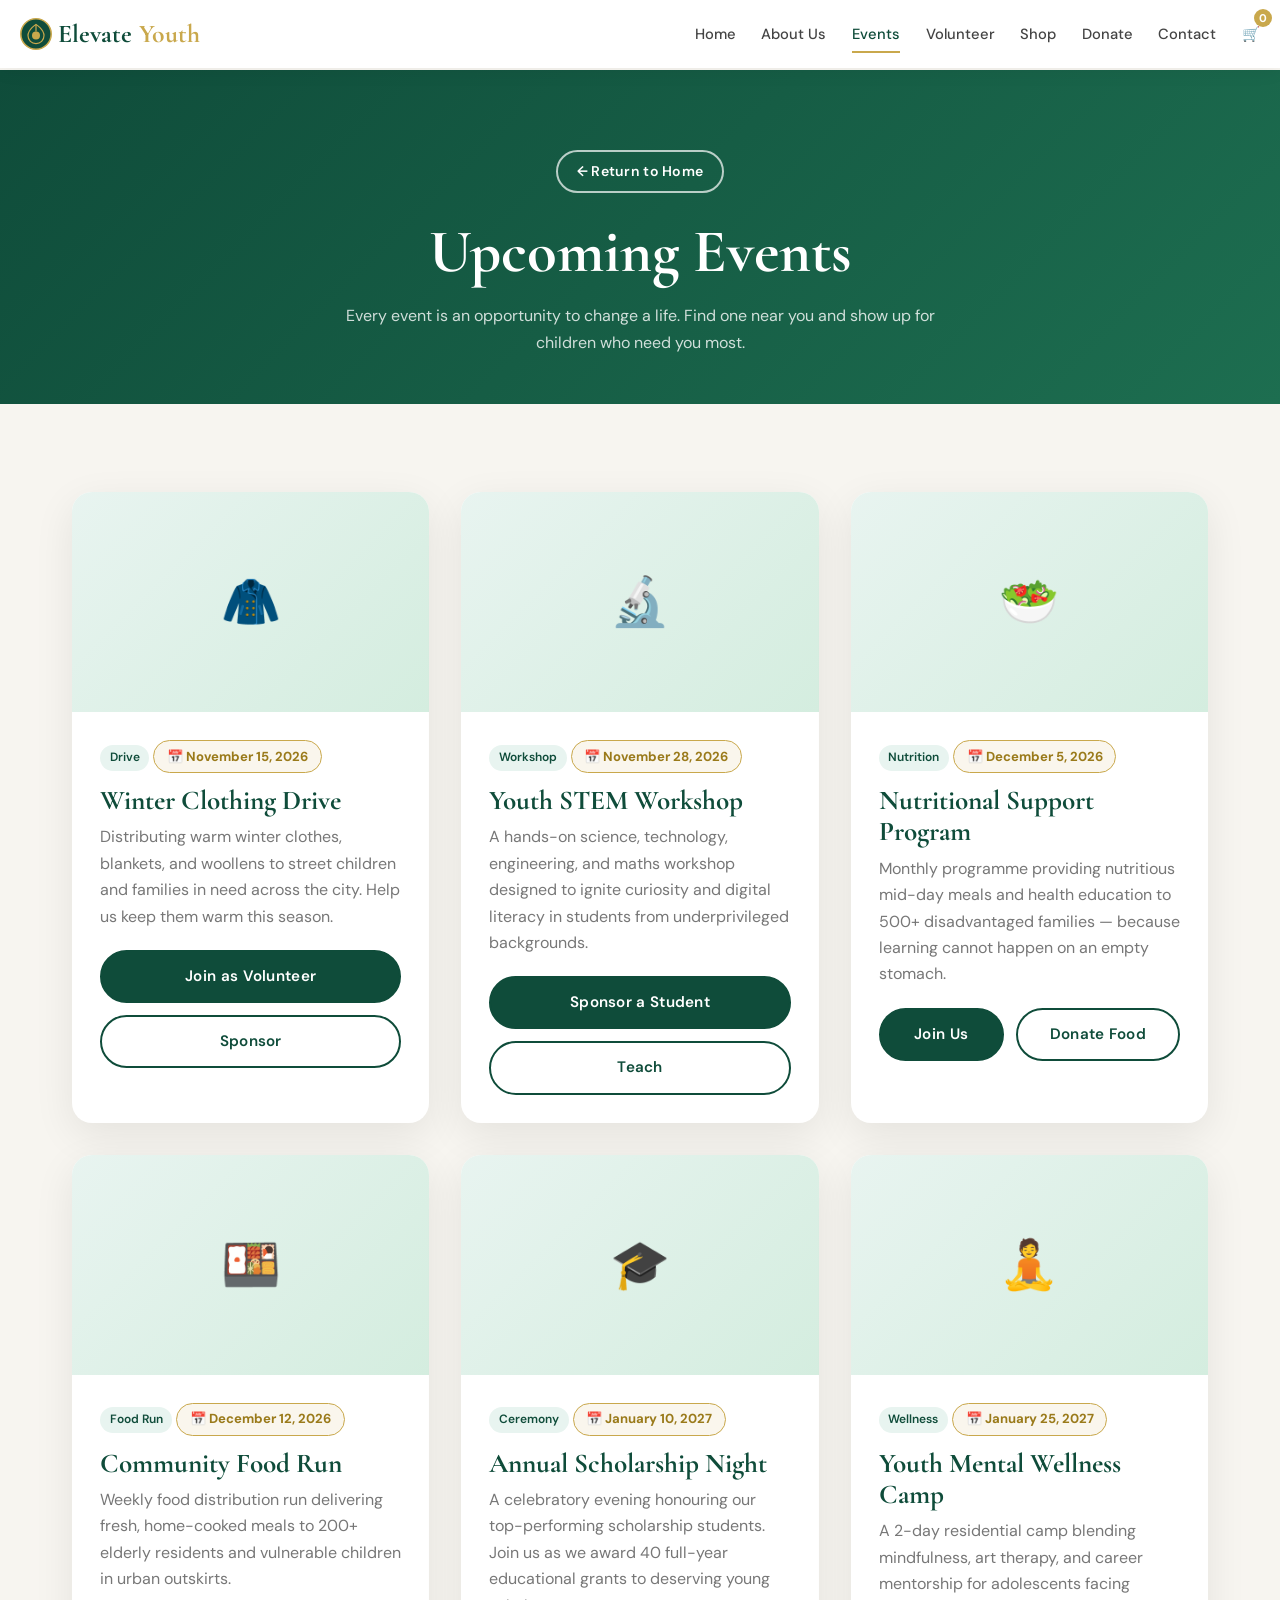
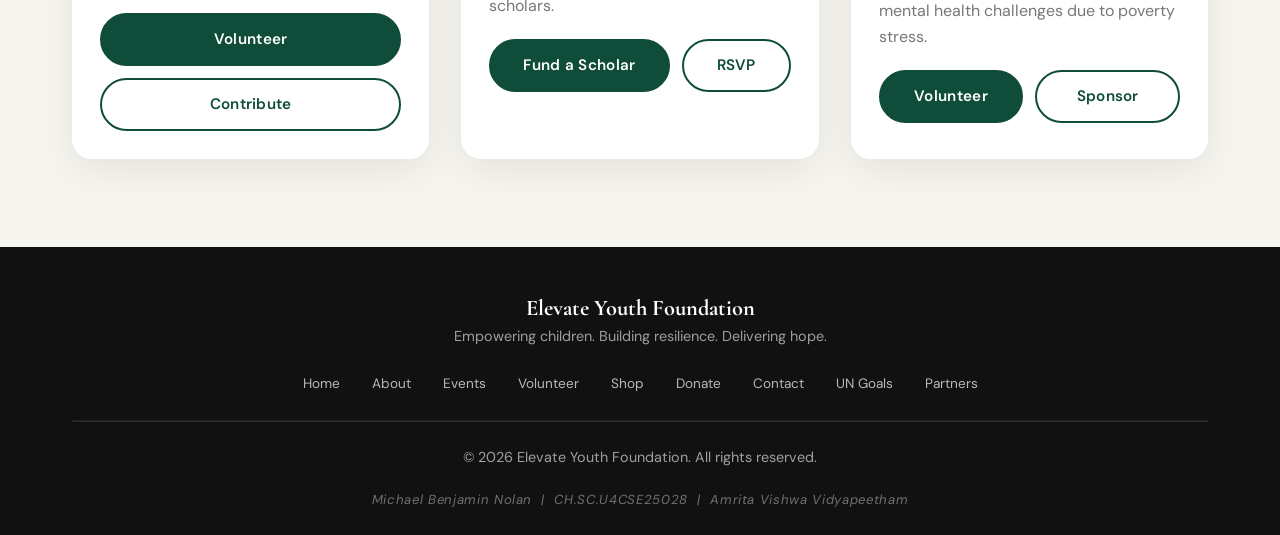
<file: events.html>
<!DOCTYPE html>
<html lang="en">
<head>
  <meta charset="UTF-8">
  <meta name="viewport" content="width=device-width, initial-scale=1.0">
  <title>Events | Elevate Youth Foundation</title>
  <link rel="stylesheet" href="style.css">
  <style>
    .event-date-badge {
      display: inline-flex;
      align-items: center;
      gap: 0.4rem;
      background: rgba(201,168,76,0.1);
      color: #9a7a1a;
      border: 1px solid #C9A84C;
      padding: 0.3rem 0.8rem;
      border-radius: 50px;
      font-size: 0.82rem;
      font-weight: 700;
      margin-bottom: 0.75rem;
    }
    .event-tag {
      display: inline-block;
      background: #e8f4f0;
      color: var(--primary);
      padding: 0.2rem 0.6rem;
      border-radius: 20px;
      font-size: 0.75rem;
      font-weight: 600;
      margin-bottom: 0.5rem;
    }
  </style>
</head>
<body>

  <nav class="navbar">
    <div class="nav-container">
      <a href="index.html" class="nav-logo">
        <svg class="logo-svg" viewBox="0 0 40 40" xmlns="http://www.w3.org/2000/svg">
          <circle cx="20" cy="20" r="19" fill="#0F4C3A" stroke="#C9A84C" stroke-width="2"/>
          <path d="M20 8 C20 8 10 14 10 22 C10 28 14.5 32 20 32 C25.5 32 30 28 30 22 C30 14 20 8 20 8Z" fill="none" stroke="#C9A84C" stroke-width="1.5"/>
          <circle cx="20" cy="22" r="5" fill="#C9A84C"/>
          <line x1="20" y1="8" x2="20" y2="17" stroke="#C9A84C" stroke-width="1.5"/>
        </svg>
        Elevate<span>Youth</span>
      </a>
      <button class="hamburger" id="hamburger"><span></span><span></span><span></span></button>
      <div class="nav-links">
        <a href="index.html">Home</a>
        <a href="about.html">About Us</a>
        <a href="events.html" class="active">Events</a>
        <a href="volunteer.html">Volunteer</a>
        <a href="shop.html">Shop</a>
        <a href="donate.html">Donate</a>
        <a href="contact.html">Contact</a>
        <a href="cart.html" class="cart-icon">🛒<span class="cart-count" id="cart-count">0</span></a>
      </div>
    </div>
  </nav>

  <main class="main-content">

    <section class="page-header">
      <div class="container">
        <a href="index.html" class="btn btn-outline-white btn-home">← Return to Home</a>
        <h1>Upcoming Events</h1>
        <p>Every event is an opportunity to change a life. Find one near you and show up for children who need you most.</p>
      </div>
    </section>

    <section class="section">
      <div class="container">
        <div class="grid grid-3">

          <!-- Event 1: Winter Clothing Drive -->
          <div class="card slide-left">
            <div class="card-img-placeholder">🧥</div>
            <div class="card-content">
              <span class="event-tag">Drive</span>
              <div class="event-date-badge">📅 November 15, 2026</div>
              <h3>Winter Clothing Drive</h3>
              <p>Distributing warm winter clothes, blankets, and woollens to street children and families in need across the city. Help us keep them warm this season.</p>
              <div style="display:flex; gap:0.75rem; flex-wrap:wrap; margin-top:1rem;">
                <a href="volunteer.html" class="btn btn-primary" style="flex:1;">Join as Volunteer</a>
                <a href="donate.html" class="btn btn-outline" style="flex:1;">Sponsor</a>
              </div>
            </div>
          </div>

          <!-- Event 2: STEM Workshop -->
          <div class="card fade-up delay-1">
            <div class="card-img-placeholder">🔬</div>
            <div class="card-content">
              <span class="event-tag">Workshop</span>
              <div class="event-date-badge">📅 November 28, 2026</div>
              <h3>Youth STEM Workshop</h3>
              <p>A hands-on science, technology, engineering, and maths workshop designed to ignite curiosity and digital literacy in students from underprivileged backgrounds.</p>
              <div style="display:flex; gap:0.75rem; flex-wrap:wrap; margin-top:1rem;">
                <a href="donate.html" class="btn btn-primary" style="flex:1;">Sponsor a Student</a>
                <a href="volunteer.html" class="btn btn-outline" style="flex:1;">Teach</a>
              </div>
            </div>
          </div>

          <!-- Event 3: Nutritional Support Program -->
          <div class="card slide-right delay-2">
            <div class="card-img-placeholder">🥗</div>
            <div class="card-content">
              <span class="event-tag">Nutrition</span>
              <div class="event-date-badge">📅 December 5, 2026</div>
              <h3>Nutritional Support Program</h3>
              <p>Monthly programme providing nutritious mid-day meals and health education to 500+ disadvantaged families — because learning cannot happen on an empty stomach.</p>
              <div style="display:flex; gap:0.75rem; flex-wrap:wrap; margin-top:1rem;">
                <a href="volunteer.html" class="btn btn-primary" style="flex:1;">Join Us</a>
                <a href="donate.html" class="btn btn-outline" style="flex:1;">Donate Food</a>
              </div>
            </div>
          </div>

          <!-- Event 4: Community Food Run -->
          <div class="card slide-left">
            <div class="card-img-placeholder">🍱</div>
            <div class="card-content">
              <span class="event-tag">Food Run</span>
              <div class="event-date-badge">📅 December 12, 2026</div>
              <h3>Community Food Run</h3>
              <p>Weekly food distribution run delivering fresh, home-cooked meals to 200+ elderly residents and vulnerable children in urban outskirts.</p>
              <div style="display:flex; gap:0.75rem; flex-wrap:wrap; margin-top:1rem;">
                <a href="volunteer.html" class="btn btn-primary" style="flex:1;">Volunteer</a>
                <a href="donate.html" class="btn btn-outline" style="flex:1;">Contribute</a>
              </div>
            </div>
          </div>

          <!-- Event 5: Scholarship Award Night -->
          <div class="card fade-up delay-1">
            <div class="card-img-placeholder">🎓</div>
            <div class="card-content">
              <span class="event-tag">Ceremony</span>
              <div class="event-date-badge">📅 January 10, 2027</div>
              <h3>Annual Scholarship Night</h3>
              <p>A celebratory evening honouring our top-performing scholarship students. Join us as we award 40 full-year educational grants to deserving young scholars.</p>
              <div style="display:flex; gap:0.75rem; flex-wrap:wrap; margin-top:1rem;">
                <a href="donate.html" class="btn btn-primary" style="flex:1;">Fund a Scholar</a>
                <a href="contact.html" class="btn btn-outline" style="flex:1;">RSVP</a>
              </div>
            </div>
          </div>

          <!-- Event 6: Mental Wellness Camp -->
          <div class="card slide-right delay-2">
            <div class="card-img-placeholder">🧘</div>
            <div class="card-content">
              <span class="event-tag">Wellness</span>
              <div class="event-date-badge">📅 January 25, 2027</div>
              <h3>Youth Mental Wellness Camp</h3>
              <p>A 2-day residential camp blending mindfulness, art therapy, and career mentorship for adolescents facing mental health challenges due to poverty stress.</p>
              <div style="display:flex; gap:0.75rem; flex-wrap:wrap; margin-top:1rem;">
                <a href="volunteer.html" class="btn btn-primary" style="flex:1;">Volunteer</a>
                <a href="donate.html" class="btn btn-outline" style="flex:1;">Sponsor</a>
              </div>
            </div>
          </div>

        </div>
      </div>
    </section>

  </main>

  <footer>
    <div class="container">
      <h3>Elevate Youth Foundation</h3>
      <p>Empowering children. Building resilience. Delivering hope.</p>
      <div class="footer-links">
        <a href="index.html">Home</a><a href="about.html">About</a><a href="events.html">Events</a>
        <a href="volunteer.html">Volunteer</a><a href="shop.html">Shop</a><a href="donate.html">Donate</a>
        <a href="contact.html">Contact</a><a href="un-info.html">UN Goals</a><a href="partners.html">Partners</a>
      </div>
      <hr class="footer-divider">
      <p>&copy; 2026 Elevate Youth Foundation. All rights reserved.</p>
      <p class="footer-credit">Michael Benjamin Nolan &nbsp;|&nbsp; CH.SC.U4CSE25028 &nbsp;|&nbsp; Amrita Vishwa Vidyapeetham</p>
    </div>
  </footer>

  <script src="cart.js"></script>
  <script src="main.js"></script>
</body>
</html>
</file>
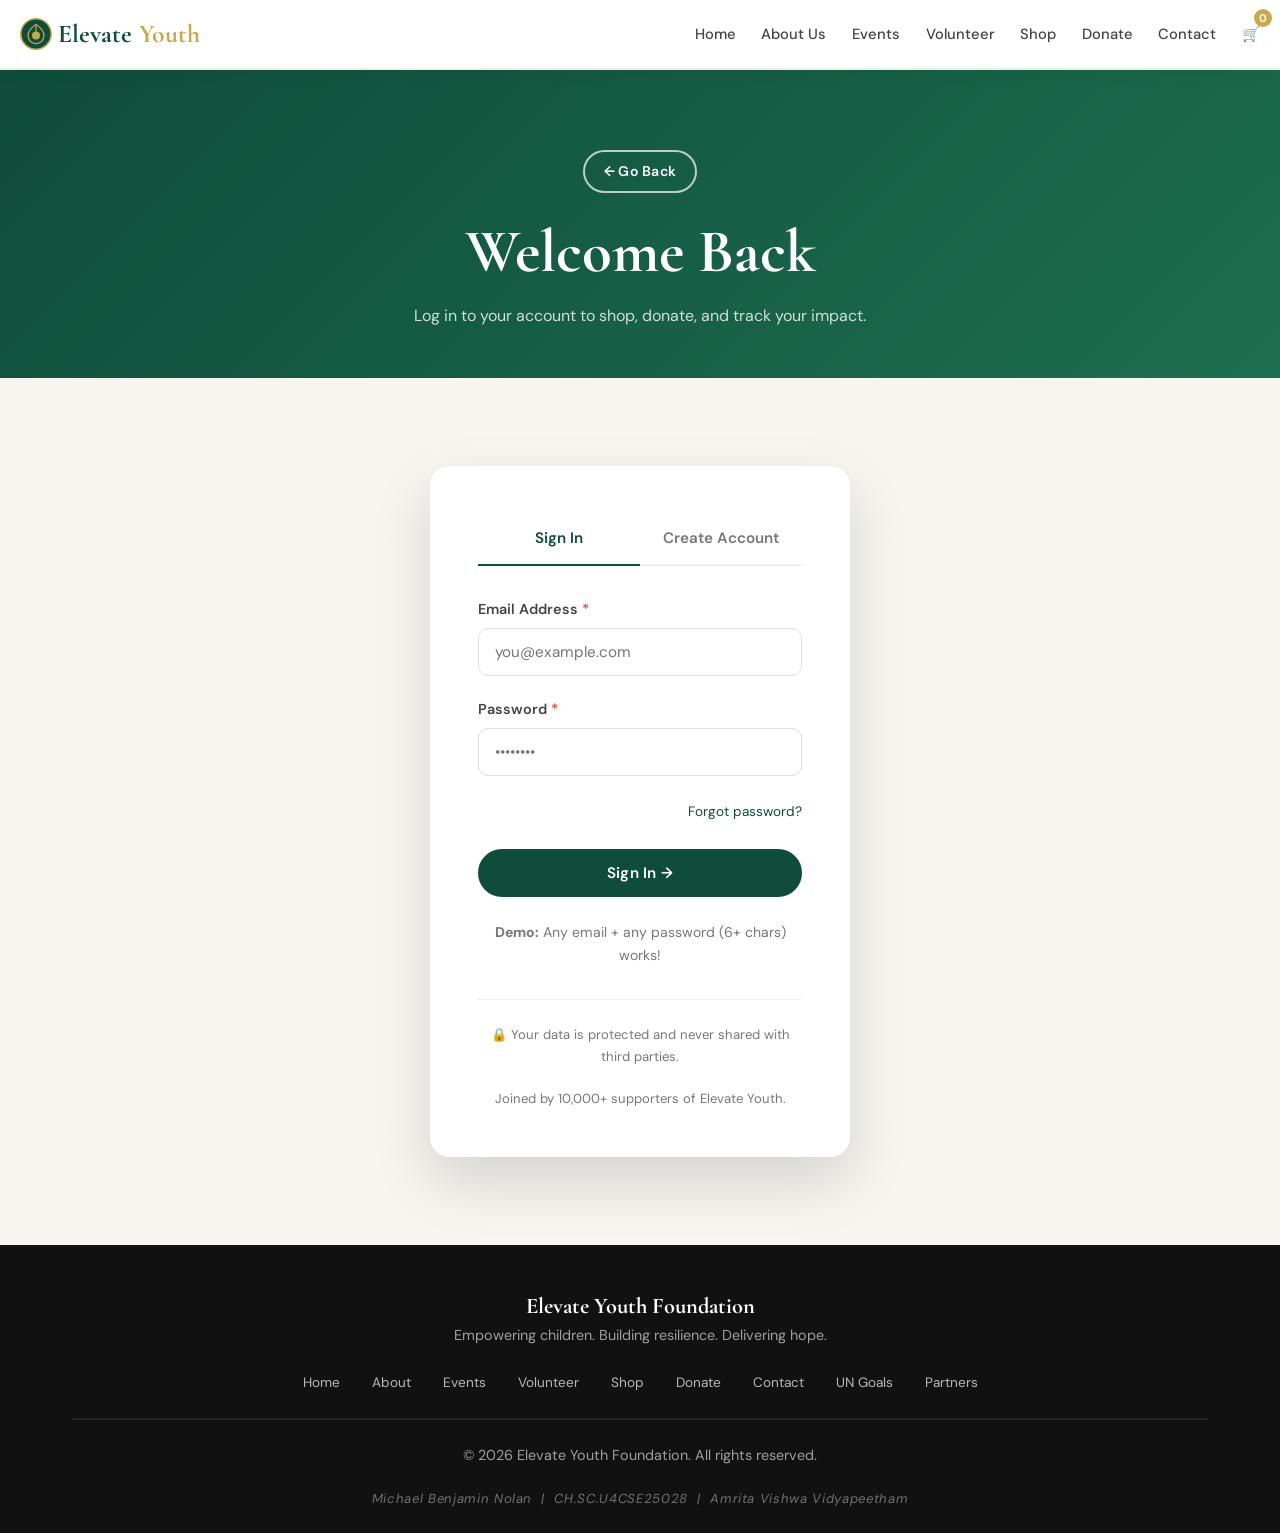
<file: login.html>
<!DOCTYPE html>
<html lang="en">
<head>
  <meta charset="UTF-8">
  <meta name="viewport" content="width=device-width, initial-scale=1.0">
  <title>Login | Elevate Youth Foundation</title>
  <link rel="stylesheet" href="style.css">
</head>
<body>

  <nav class="navbar">
    <div class="nav-container">
      <a href="index.html" class="nav-logo">
        <svg class="logo-svg" viewBox="0 0 40 40" xmlns="http://www.w3.org/2000/svg">
          <circle cx="20" cy="20" r="19" fill="#0F4C3A" stroke="#C9A84C" stroke-width="2"/>
          <path d="M20 8 C20 8 10 14 10 22 C10 28 14.5 32 20 32 C25.5 32 30 28 30 22 C30 14 20 8 20 8Z" fill="none" stroke="#C9A84C" stroke-width="1.5"/>
          <circle cx="20" cy="22" r="5" fill="#C9A84C"/>
          <line x1="20" y1="8" x2="20" y2="17" stroke="#C9A84C" stroke-width="1.5"/>
        </svg>
        Elevate<span>Youth</span>
      </a>
      <button class="hamburger" id="hamburger"><span></span><span></span><span></span></button>
      <div class="nav-links">
        <a href="index.html">Home</a>
        <a href="about.html">About Us</a>
        <a href="events.html">Events</a>
        <a href="volunteer.html">Volunteer</a>
        <a href="shop.html">Shop</a>
        <a href="donate.html">Donate</a>
        <a href="contact.html">Contact</a>
        <a href="cart.html" class="cart-icon">🛒<span class="cart-count" id="cart-count">0</span></a>
      </div>
    </div>
  </nav>

  <main class="main-content">

    <section class="page-header">
      <div class="container">
        <a href="javascript:history.back()" class="btn btn-outline-white btn-home">← Go Back</a>
        <h1>Welcome Back</h1>
        <p>Log in to your account to shop, donate, and track your impact.</p>
      </div>
    </section>

    <section class="section">
      <div class="container">
        <div class="auth-wrap fade-up">

          <div class="auth-tabs">
            <div class="auth-tab active" id="tabLogin" onclick="switchTab('login')">Sign In</div>
            <div class="auth-tab" id="tabSignup" onclick="switchTab('signup')">Create Account</div>
          </div>

          <!-- Login Form -->
          <div id="loginPanel">
            <form id="loginForm" novalidate>
              <div class="form-group">
                <label for="lEmail">Email Address <span style="color:#e74c3c;">*</span></label>
                <input type="email" id="lEmail" class="form-control" placeholder="you@example.com" autocomplete="email">
                <div class="error-msg" id="errLEmail">Please enter a valid email address.</div>
              </div>
              <div class="form-group">
                <label for="lPassword">Password <span style="color:#e74c3c;">*</span></label>
                <input type="password" id="lPassword" class="form-control" placeholder="••••••••" autocomplete="current-password">
                <div class="error-msg" id="errLPassword">Password must be at least 6 characters.</div>
              </div>
              <div style="text-align:right; margin-bottom:1.5rem;">
                <a href="#" style="font-size:0.85rem; color:var(--primary);">Forgot password?</a>
              </div>
              <button type="submit" class="btn btn-primary" style="width:100%;">Sign In →</button>
              <div style="text-align:center; margin-top:1.5rem; font-size:0.88rem; color:var(--light);">
                <strong>Demo:</strong> Any email + any password (6+ chars) works!
              </div>
            </form>
          </div>

          <!-- Sign Up Form -->
          <div id="signupPanel" style="display:none;">
            <form id="signupForm" novalidate>
              <div class="form-group">
                <label for="sName">Full Name <span style="color:#e74c3c;">*</span></label>
                <input type="text" id="sName" class="form-control" placeholder="Priya Sharma" autocomplete="name">
                <div class="error-msg" id="errSName">Please enter your full name.</div>
              </div>
              <div class="form-group">
                <label for="sEmail">Email Address <span style="color:#e74c3c;">*</span></label>
                <input type="email" id="sEmail" class="form-control" placeholder="you@example.com" autocomplete="email">
                <div class="error-msg" id="errSEmail">Please enter a valid email address.</div>
              </div>
              <div class="form-group">
                <label for="sPassword">Password <span style="color:#e74c3c;">*</span></label>
                <input type="password" id="sPassword" class="form-control" placeholder="Min. 8 characters" autocomplete="new-password">
                <div class="error-msg" id="errSPassword">Password must be at least 8 characters.</div>
              </div>
              <div class="form-group">
                <label for="sConfirm">Confirm Password <span style="color:#e74c3c;">*</span></label>
                <input type="password" id="sConfirm" class="form-control" placeholder="Repeat your password" autocomplete="new-password">
                <div class="error-msg" id="errSConfirm">Passwords do not match.</div>
              </div>
              <button type="submit" class="btn btn-primary" style="width:100%;">Create Account →</button>
            </form>
          </div>

          <!-- Social proof -->
          <div style="text-align:center; margin-top:2rem; padding-top:1.5rem; border-top:1px solid #eee;">
            <p style="font-size:0.82rem; color:var(--light);">🔒 Your data is protected and never shared with third parties.</p>
            <p style="font-size:0.82rem; color:var(--light);">Joined by 10,000+ supporters of Elevate Youth.</p>
          </div>

        </div>
      </div>
    </section>

  </main>

  <footer>
    <div class="container">
      <h3>Elevate Youth Foundation</h3>
      <p>Empowering children. Building resilience. Delivering hope.</p>
      <div class="footer-links">
        <a href="index.html">Home</a><a href="about.html">About</a><a href="events.html">Events</a>
        <a href="volunteer.html">Volunteer</a><a href="shop.html">Shop</a><a href="donate.html">Donate</a>
        <a href="contact.html">Contact</a><a href="un-info.html">UN Goals</a><a href="partners.html">Partners</a>
      </div>
      <hr class="footer-divider">
      <p>&copy; 2026 Elevate Youth Foundation. All rights reserved.</p>
      <p class="footer-credit">Michael Benjamin Nolan &nbsp;|&nbsp; CH.SC.U4CSE25028 &nbsp;|&nbsp; Amrita Vishwa Vidyapeetham</p>
    </div>
  </footer>

  <script src="cart.js"></script>
  <script src="main.js"></script>
  <script>
    function switchTab(tab) {
      const isLogin = tab === 'login';
      document.getElementById('tabLogin').classList.toggle('active', isLogin);
      document.getElementById('tabSignup').classList.toggle('active', !isLogin);
      document.getElementById('loginPanel').style.display  = isLogin ? 'block' : 'none';
      document.getElementById('signupPanel').style.display = isLogin ? 'none'  : 'block';
      // Clear errors
      document.querySelectorAll('.error-msg').forEach(el => el.classList.remove('show'));
      document.querySelectorAll('.form-control').forEach(el => el.classList.remove('error-field'));
    }

    /* ── Login ── */
    document.getElementById('loginForm').addEventListener('submit', function(e) {
      e.preventDefault();
      let valid = true;
      document.querySelectorAll('.error-msg').forEach(el => el.classList.remove('show'));

      const email = document.getElementById('lEmail').value.trim();
      const pass  = document.getElementById('lPassword').value;

      if (!/^[^\s@]+@[^\s@]+\.[^\s@]+$/.test(email)) {
        document.getElementById('lEmail').classList.add('error-field');
        document.getElementById('errLEmail').classList.add('show');
        valid = false;
      }
      if (pass.length < 6) {
        document.getElementById('lPassword').classList.add('error-field');
        document.getElementById('errLPassword').classList.add('show');
        valid = false;
      }

      if (valid) {
        localStorage.setItem('ey_loggedIn', 'true');
        localStorage.setItem('ey_user', email);
        showToast('✅ Logged in successfully! Welcome back!');
        setTimeout(() => {
          const ref = document.referrer;
          window.location.href = (ref && !ref.includes('login')) ? ref : 'index.html';
        }, 1200);
      }
    });

    /* ── Signup ── */
    document.getElementById('signupForm').addEventListener('submit', function(e) {
      e.preventDefault();
      let valid = true;
      document.querySelectorAll('.error-msg').forEach(el => el.classList.remove('show'));

      const name = document.getElementById('sName').value.trim();
      const email = document.getElementById('sEmail').value.trim();
      const pass  = document.getElementById('sPassword').value;
      const conf  = document.getElementById('sConfirm').value;

      if (name.length < 2) { document.getElementById('sName').classList.add('error-field'); document.getElementById('errSName').classList.add('show'); valid = false; }
      if (!/^[^\s@]+@[^\s@]+\.[^\s@]+$/.test(email)) { document.getElementById('sEmail').classList.add('error-field'); document.getElementById('errSEmail').classList.add('show'); valid = false; }
      if (pass.length < 8) { document.getElementById('sPassword').classList.add('error-field'); document.getElementById('errSPassword').classList.add('show'); valid = false; }
      if (pass !== conf)   { document.getElementById('sConfirm').classList.add('error-field'); document.getElementById('errSConfirm').classList.add('show'); valid = false; }

      if (valid) {
        localStorage.setItem('ey_loggedIn', 'true');
        localStorage.setItem('ey_user', email);
        showToast('🎉 Account created! Welcome to Elevate Youth!');
        setTimeout(() => { window.location.href = 'index.html'; }, 1200);
      }
    });
  </script>
</body>
</html>
</file>
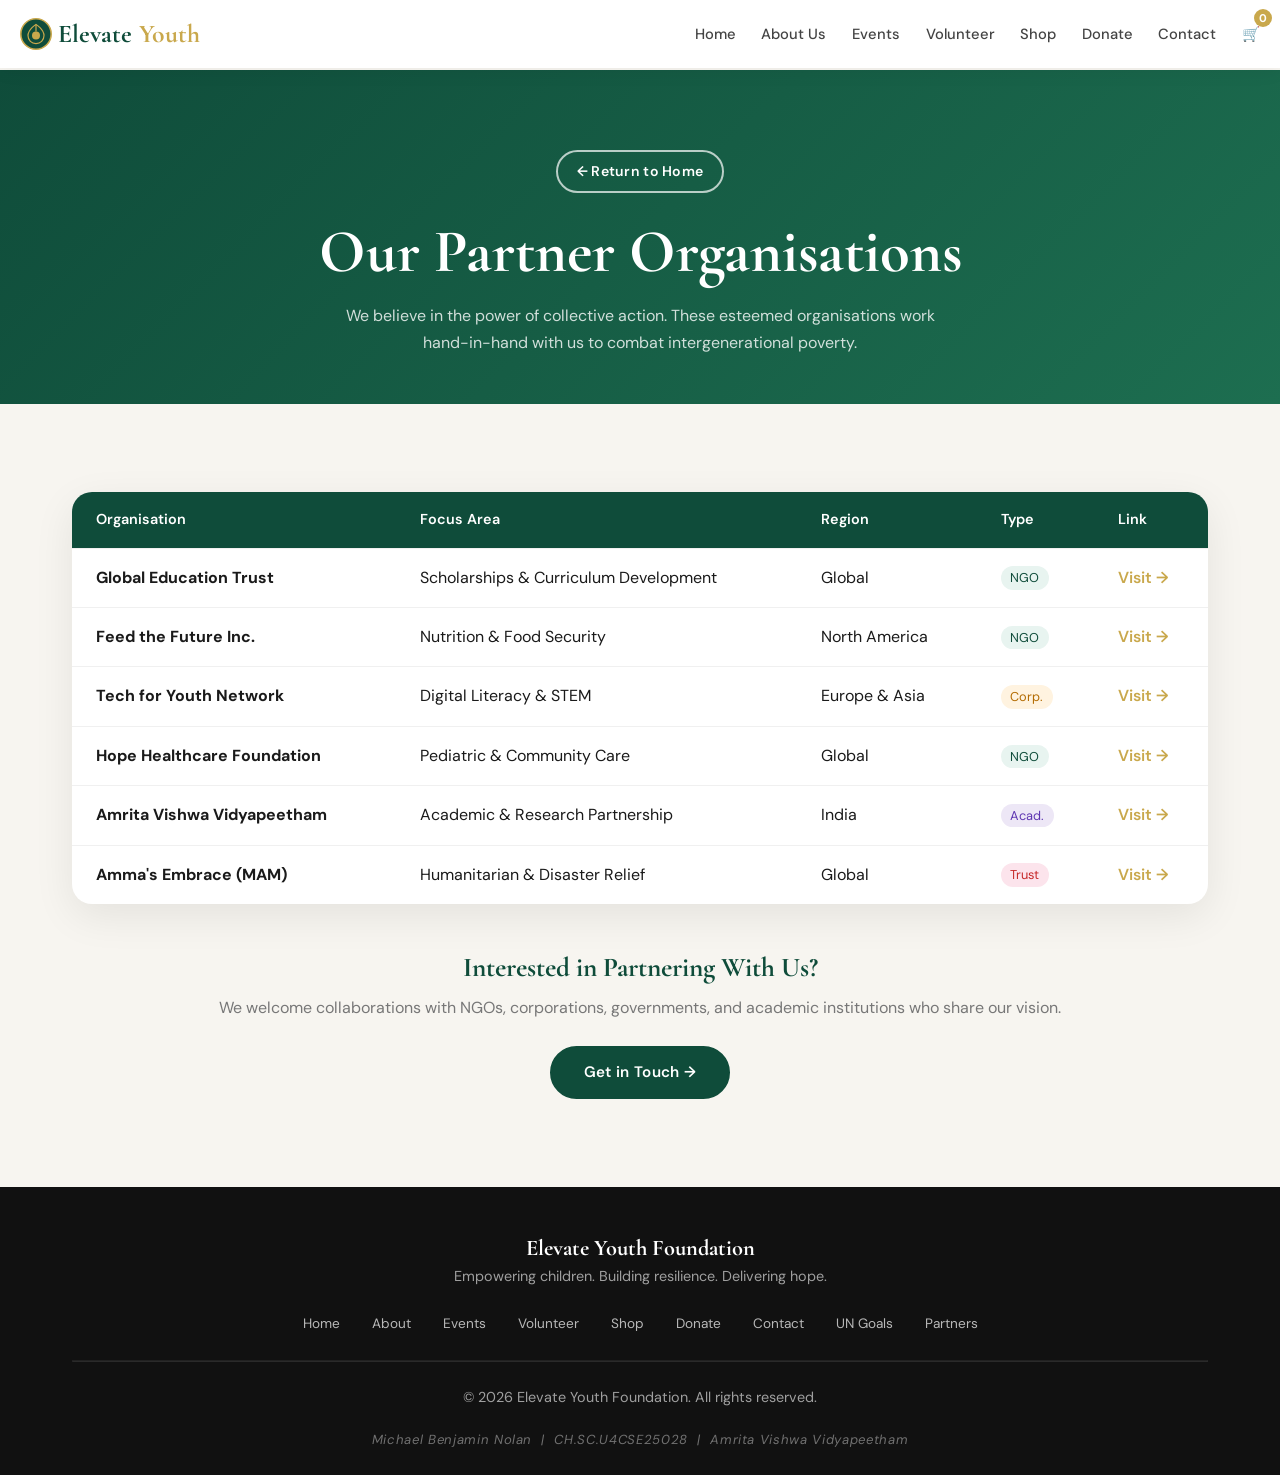
<file: partners.html>
<!DOCTYPE html>
<html lang="en">
<head>
  <meta charset="UTF-8">
  <meta name="viewport" content="width=device-width, initial-scale=1.0">
  <title>Partners | Elevate Youth Foundation</title>
  <link rel="stylesheet" href="style.css">
</head>
<body>

  <nav class="navbar">
    <div class="nav-container">
      <a href="index.html" class="nav-logo">
        <svg class="logo-svg" viewBox="0 0 40 40" xmlns="http://www.w3.org/2000/svg">
          <circle cx="20" cy="20" r="19" fill="#0F4C3A" stroke="#C9A84C" stroke-width="2"/>
          <path d="M20 8 C20 8 10 14 10 22 C10 28 14.5 32 20 32 C25.5 32 30 28 30 22 C30 14 20 8 20 8Z" fill="none" stroke="#C9A84C" stroke-width="1.5"/>
          <circle cx="20" cy="22" r="5" fill="#C9A84C"/>
          <line x1="20" y1="8" x2="20" y2="17" stroke="#C9A84C" stroke-width="1.5"/>
        </svg>
        Elevate<span>Youth</span>
      </a>
      <button class="hamburger" id="hamburger"><span></span><span></span><span></span></button>
      <div class="nav-links">
        <a href="index.html">Home</a>
        <a href="about.html">About Us</a>
        <a href="events.html">Events</a>
        <a href="volunteer.html">Volunteer</a>
        <a href="shop.html">Shop</a>
        <a href="donate.html">Donate</a>
        <a href="contact.html">Contact</a>
        <a href="cart.html" class="cart-icon">🛒<span class="cart-count" id="cart-count">0</span></a>
      </div>
    </div>
  </nav>

  <main class="main-content">

    <section class="page-header">
      <div class="container">
        <a href="index.html" class="btn btn-outline-white btn-home">← Return to Home</a>
        <h1>Our Partner Organisations</h1>
        <p>We believe in the power of collective action. These esteemed organisations work hand-in-hand with us to combat intergenerational poverty.</p>
      </div>
    </section>

    <section class="section">
      <div class="container fade-up">

        <div class="table-container mb-3">
          <table>
            <thead>
              <tr>
                <th>Organisation</th>
                <th>Focus Area</th>
                <th>Region</th>
                <th>Type</th>
                <th>Link</th>
              </tr>
            </thead>
            <tbody>
              <tr>
                <td><strong>Global Education Trust</strong></td>
                <td>Scholarships &amp; Curriculum Development</td>
                <td>Global</td>
                <td><span style="background:#e8f4f0; color:var(--primary); padding:0.2rem 0.6rem; border-radius:20px; font-size:0.8rem;">NGO</span></td>
                <td><a href="#" style="color:var(--accent); font-weight:600;">Visit →</a></td>
              </tr>
              <tr>
                <td><strong>Feed the Future Inc.</strong></td>
                <td>Nutrition &amp; Food Security</td>
                <td>North America</td>
                <td><span style="background:#e8f4f0; color:var(--primary); padding:0.2rem 0.6rem; border-radius:20px; font-size:0.8rem;">NGO</span></td>
                <td><a href="#" style="color:var(--accent); font-weight:600;">Visit →</a></td>
              </tr>
              <tr>
                <td><strong>Tech for Youth Network</strong></td>
                <td>Digital Literacy &amp; STEM</td>
                <td>Europe &amp; Asia</td>
                <td><span style="background:#fff3e0; color:#b36b00; padding:0.2rem 0.6rem; border-radius:20px; font-size:0.8rem;">Corp.</span></td>
                <td><a href="#" style="color:var(--accent); font-weight:600;">Visit →</a></td>
              </tr>
              <tr>
                <td><strong>Hope Healthcare Foundation</strong></td>
                <td>Pediatric &amp; Community Care</td>
                <td>Global</td>
                <td><span style="background:#e8f4f0; color:var(--primary); padding:0.2rem 0.6rem; border-radius:20px; font-size:0.8rem;">NGO</span></td>
                <td><a href="#" style="color:var(--accent); font-weight:600;">Visit →</a></td>
              </tr>
              <tr>
                <td><strong>Amrita Vishwa Vidyapeetham</strong></td>
                <td>Academic &amp; Research Partnership</td>
                <td>India</td>
                <td><span style="background:#ede7f6; color:#5e35b1; padding:0.2rem 0.6rem; border-radius:20px; font-size:0.8rem;">Acad.</span></td>
                <td><a href="https://www.amrita.edu" target="_blank" style="color:var(--accent); font-weight:600;">Visit →</a></td>
              </tr>
              <tr>
                <td><strong>Amma's Embrace (MAM)</strong></td>
                <td>Humanitarian &amp; Disaster Relief</td>
                <td>Global</td>
                <td><span style="background:#fce4ec; color:#c62828; padding:0.2rem 0.6rem; border-radius:20px; font-size:0.8rem;">Trust</span></td>
                <td><a href="https://www.amritapuri.org" target="_blank" style="color:var(--accent); font-weight:600;">Visit →</a></td>
              </tr>
            </tbody>
          </table>
        </div>

        <div style="text-align:center;" class="fade-up">
          <h3 style="margin-bottom:0.75rem;">Interested in Partnering With Us?</h3>
          <p style="margin-bottom:1.5rem; color:var(--light);">We welcome collaborations with NGOs, corporations, governments, and academic institutions who share our vision.</p>
          <a href="contact.html" class="btn btn-primary">Get in Touch →</a>
        </div>

      </div>
    </section>

  </main>

  <footer>
    <div class="container">
      <h3>Elevate Youth Foundation</h3>
      <p>Empowering children. Building resilience. Delivering hope.</p>
      <div class="footer-links">
        <a href="index.html">Home</a><a href="about.html">About</a><a href="events.html">Events</a>
        <a href="volunteer.html">Volunteer</a><a href="shop.html">Shop</a><a href="donate.html">Donate</a>
        <a href="contact.html">Contact</a><a href="un-info.html">UN Goals</a><a href="partners.html">Partners</a>
      </div>
      <hr class="footer-divider">
      <p>&copy; 2026 Elevate Youth Foundation. All rights reserved.</p>
      <p class="footer-credit">Michael Benjamin Nolan &nbsp;|&nbsp; CH.SC.U4CSE25028 &nbsp;|&nbsp; Amrita Vishwa Vidyapeetham</p>
    </div>
  </footer>

  <script src="cart.js"></script>
  <script src="main.js"></script>
</body>
</html>
</file>
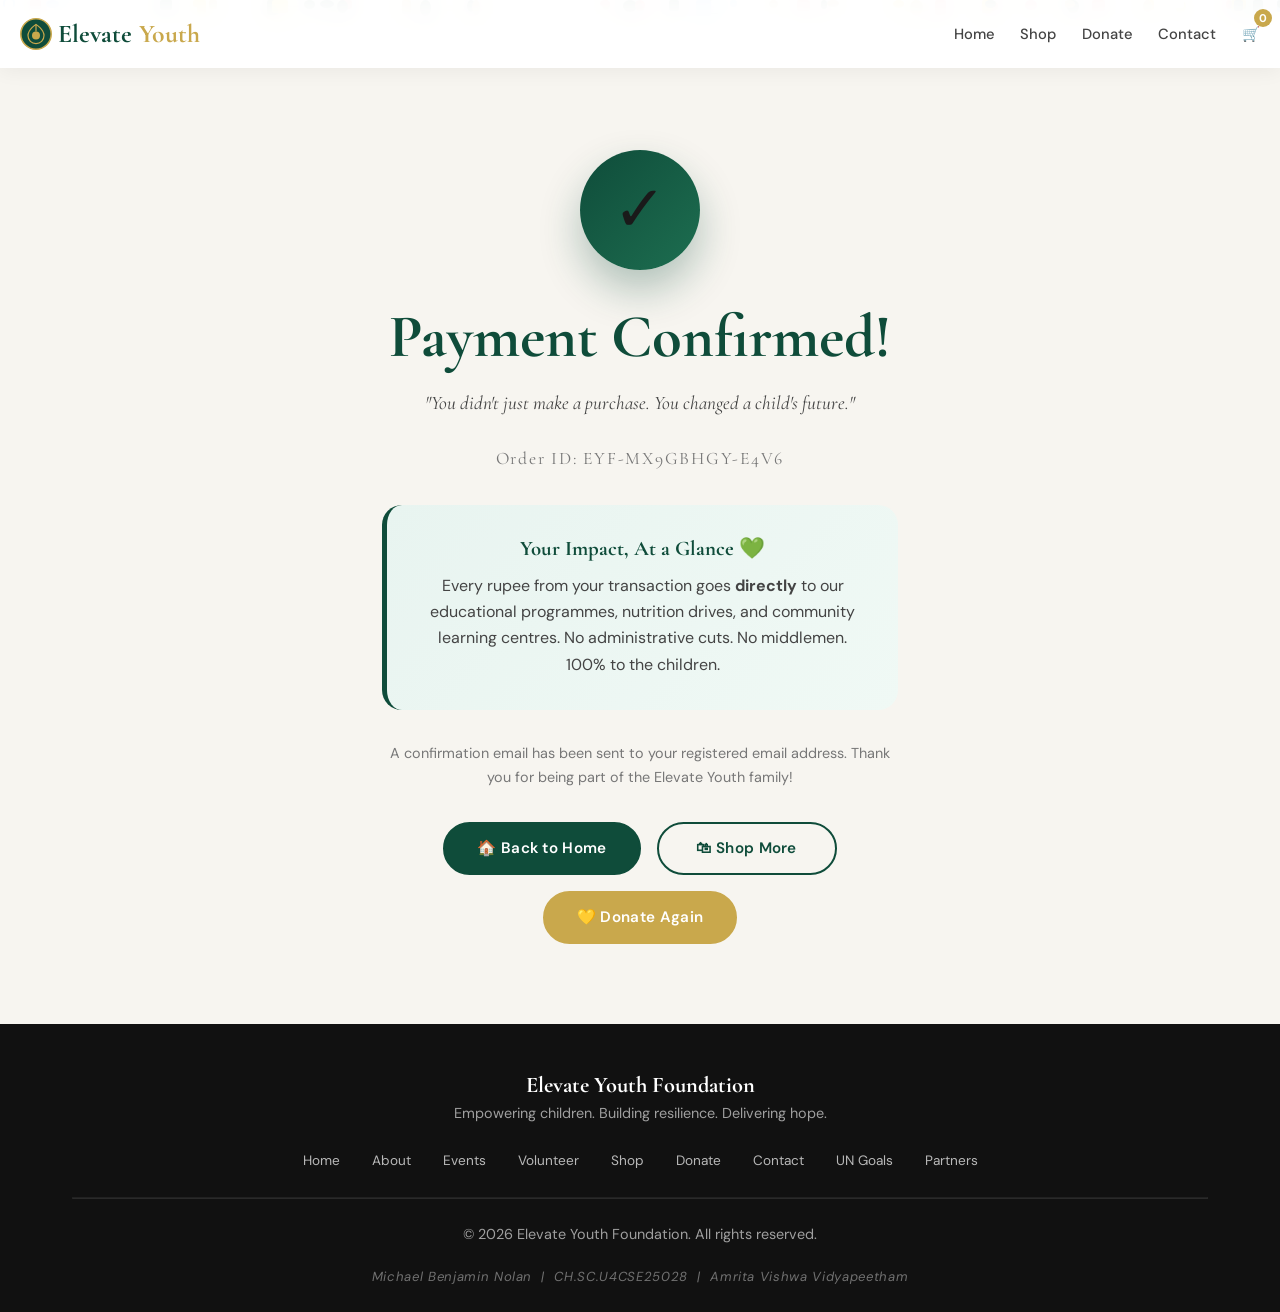
<file: payment-confirmed.html>
<!DOCTYPE html>
<html lang="en">
<head>
  <meta charset="UTF-8">
  <meta name="viewport" content="width=device-width, initial-scale=1.0">
  <title>Payment Confirmed! | Elevate Youth Foundation</title>
  <link rel="stylesheet" href="style.css">
  <style>
    .confetti-wrap { position: fixed; inset: 0; pointer-events: none; z-index: 0; overflow: hidden; }
    .confetti-piece {
      position: absolute;
      width: 12px; height: 12px;
      border-radius: 2px;
      animation: confettiFall linear infinite;
    }
    @keyframes confettiFall {
      0%   { transform: translateY(-100px) rotate(0deg); opacity: 1; }
      100% { transform: translateY(110vh) rotate(720deg); opacity: 0; }
    }
    .confirm-content {
      position: relative;
      z-index: 1;
      text-align: center;
      max-width: 580px;
      margin: 0 auto;
      padding: 5rem 2rem;
    }
    .big-check {
      width: 120px; height: 120px;
      border-radius: 50%;
      background: linear-gradient(135deg, #0F4C3A, #1d6e50);
      display: flex; align-items: center; justify-content: center;
      font-size: 4rem;
      margin: 0 auto 2rem;
      box-shadow: 0 20px 40px rgba(15,76,58,0.3);
      animation: popIn 0.7s cubic-bezier(0.34,1.56,0.64,1) both;
    }
    @keyframes popIn {
      from { transform: scale(0); opacity: 0; }
      to   { transform: scale(1); opacity: 1; }
    }
    .confirm-id {
      font-family: 'Cormorant Garamond', serif;
      font-size: 1.1rem;
      color: var(--light);
      letter-spacing: 0.1em;
      margin: 1.5rem 0;
    }
    .impact-note {
      background: linear-gradient(135deg, #e8f4f0, #f0f9f5);
      border-radius: var(--radius-lg);
      padding: 2rem;
      margin: 2rem 0;
      border-left: 5px solid var(--primary);
    }
  </style>
</head>
<body>

  <nav class="navbar">
    <div class="nav-container">
      <a href="index.html" class="nav-logo">
        <svg class="logo-svg" viewBox="0 0 40 40" xmlns="http://www.w3.org/2000/svg">
          <circle cx="20" cy="20" r="19" fill="#0F4C3A" stroke="#C9A84C" stroke-width="2"/>
          <path d="M20 8 C20 8 10 14 10 22 C10 28 14.5 32 20 32 C25.5 32 30 28 30 22 C30 14 20 8 20 8Z" fill="none" stroke="#C9A84C" stroke-width="1.5"/>
          <circle cx="20" cy="22" r="5" fill="#C9A84C"/>
          <line x1="20" y1="8" x2="20" y2="17" stroke="#C9A84C" stroke-width="1.5"/>
        </svg>
        Elevate<span>Youth</span>
      </a>
      <div class="nav-links">
        <a href="index.html">Home</a>
        <a href="shop.html">Shop</a>
        <a href="donate.html">Donate</a>
        <a href="contact.html">Contact</a>
        <a href="cart.html" class="cart-icon">🛒<span class="cart-count" id="cart-count">0</span></a>
      </div>
    </div>
  </nav>

  <!-- Confetti -->
  <div class="confetti-wrap" id="confettiWrap"></div>

  <main class="main-content">
    <div class="confirm-content fade-up">

      <div class="big-check">✓</div>

      <h1 style="color:var(--primary);">Payment Confirmed!</h1>
      <p style="font-size:1.2rem; color:var(--mid); font-family:'Cormorant Garamond',serif; font-style:italic;">
        "You didn't just make a purchase. You changed a child's future."
      </p>

      <div class="confirm-id" id="orderId">Order ID: Generating...</div>

      <div class="impact-note">
        <h3 style="margin-bottom:0.75rem; font-size:1.3rem;">Your Impact, At a Glance 💚</h3>
        <p style="margin:0; color:var(--mid);">Every rupee from your transaction goes <strong>directly</strong> to our educational programmes, nutrition drives, and community learning centres. No administrative cuts. No middlemen. 100% to the children.</p>
      </div>

      <p style="color:var(--light); font-size:0.9rem;">A confirmation email has been sent to your registered email address. Thank you for being part of the Elevate Youth family!</p>

      <div style="display:flex; gap:1rem; justify-content:center; flex-wrap:wrap; margin-top:2rem;">
        <a href="index.html" class="btn btn-primary btn-wide">🏠 Back to Home</a>
        <a href="shop.html" class="btn btn-outline btn-wide">🛍 Shop More</a>
        <a href="donate.html" class="btn btn-accent btn-wide">💛 Donate Again</a>
      </div>

    </div>
  </main>

  <footer>
    <div class="container">
      <h3>Elevate Youth Foundation</h3>
      <p>Empowering children. Building resilience. Delivering hope.</p>
      <div class="footer-links">
        <a href="index.html">Home</a><a href="about.html">About</a><a href="events.html">Events</a>
        <a href="volunteer.html">Volunteer</a><a href="shop.html">Shop</a><a href="donate.html">Donate</a>
        <a href="contact.html">Contact</a><a href="un-info.html">UN Goals</a><a href="partners.html">Partners</a>
      </div>
      <hr class="footer-divider">
      <p>&copy; 2026 Elevate Youth Foundation. All rights reserved.</p>
      <p class="footer-credit">Michael Benjamin Nolan &nbsp;|&nbsp; CH.SC.U4CSE25028 &nbsp;|&nbsp; Amrita Vishwa Vidyapeetham</p>
    </div>
  </footer>

  <script src="cart.js"></script>
  <script src="main.js"></script>
  <script>
    // Generate random order ID
    const oid = 'EYF-' + Date.now().toString(36).toUpperCase() + '-' + Math.random().toString(36).substring(2,6).toUpperCase();
    document.getElementById('orderId').textContent = 'Order ID: ' + oid;

    // Confetti animation
    const colors = ['#C9A84C','#0F4C3A','#e8f4f0','#ffd700','#ff6b6b','#74b9ff'];
    const wrap = document.getElementById('confettiWrap');
    for (let i = 0; i < 60; i++) {
      const p = document.createElement('div');
      p.className = 'confetti-piece';
      p.style.cssText = `
        left: ${Math.random()*100}%;
        background: ${colors[Math.floor(Math.random()*colors.length)]};
        width: ${6 + Math.random()*10}px;
        height: ${6 + Math.random()*10}px;
        animation-duration: ${2.5 + Math.random()*3}s;
        animation-delay: ${Math.random()*2}s;
        border-radius: ${Math.random() > 0.5 ? '50%' : '2px'};
      `;
      wrap.appendChild(p);
    }
    // Remove confetti after 8s
    setTimeout(() => { wrap.style.display = 'none'; }, 8000);
  </script>
</body>
</html>
</file>
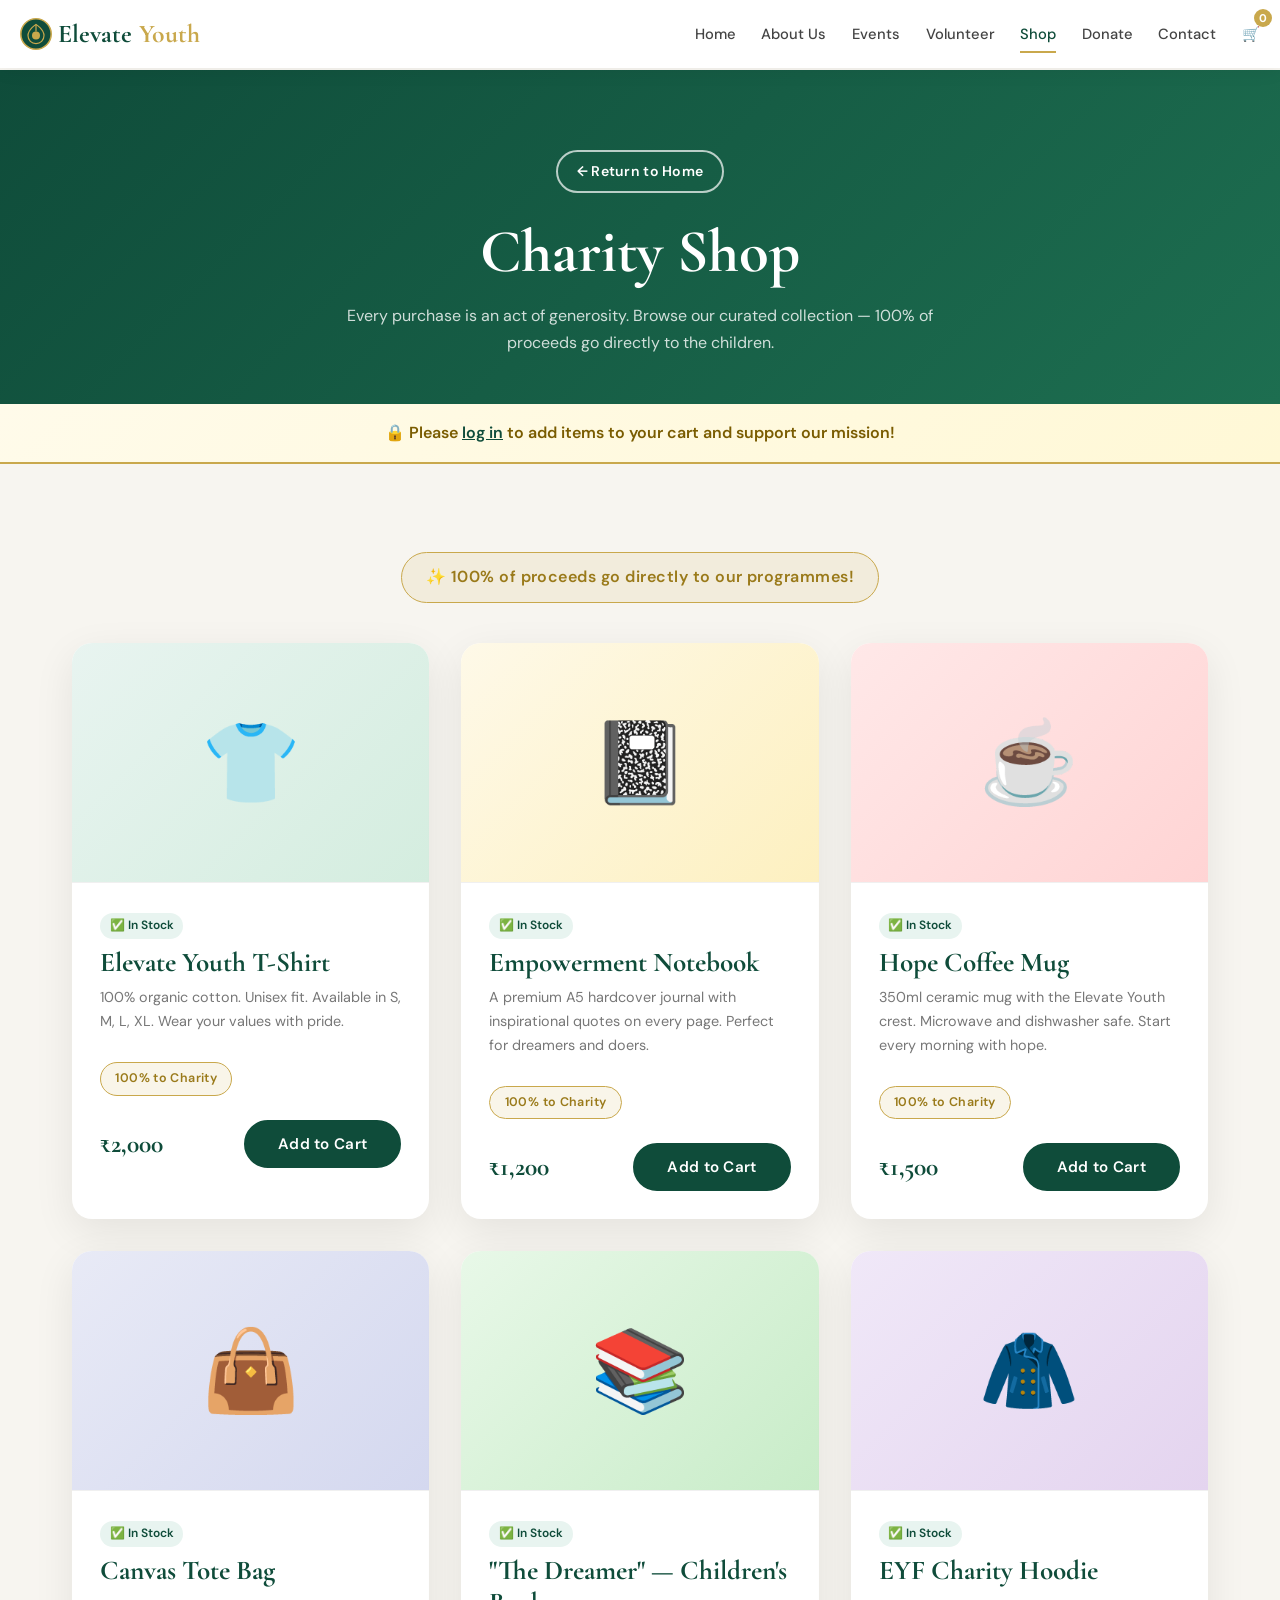
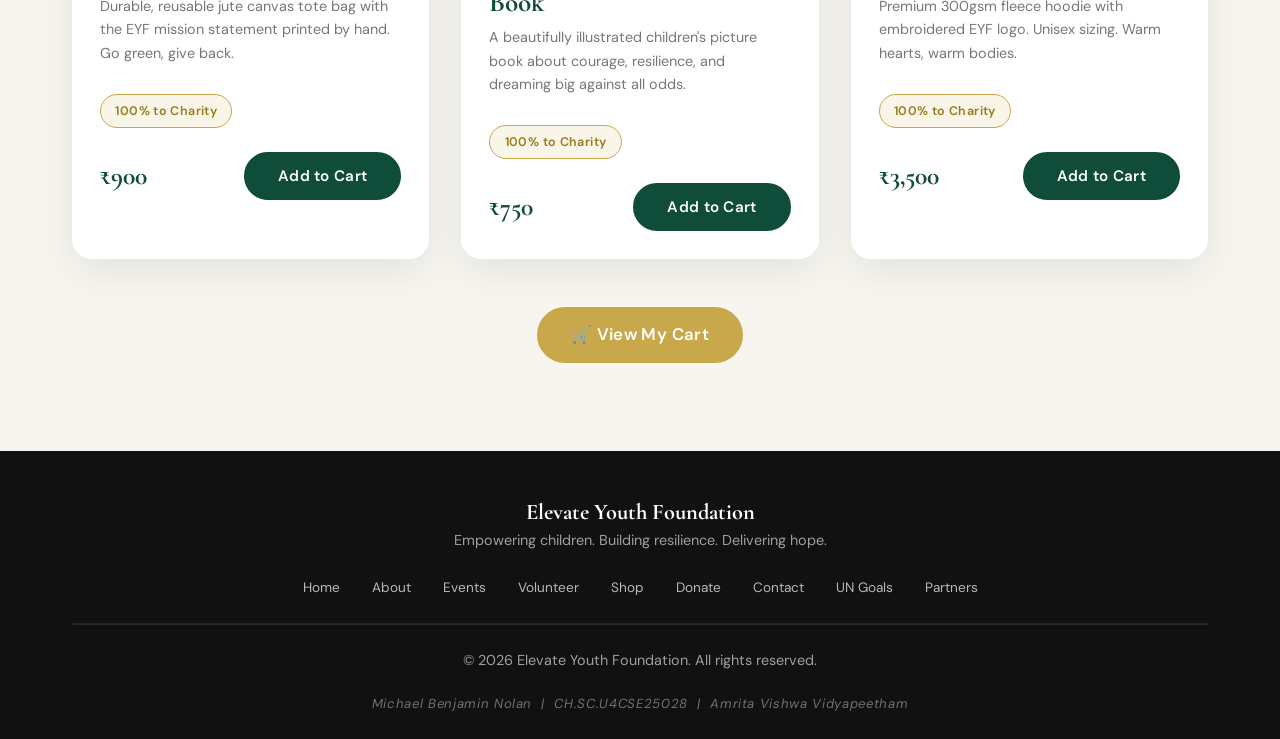
<file: shop.html>
<!DOCTYPE html>
<html lang="en">
<head>
  <meta charset="UTF-8">
  <meta name="viewport" content="width=device-width, initial-scale=1.0">
  <title>Charity Shop | Elevate Youth Foundation</title>
  <link rel="stylesheet" href="style.css">
  <style>
    .shop-item-img {
      width: 100%;
      height: 240px;
      display: flex;
      flex-direction: column;
      align-items: center;
      justify-content: center;
      font-size: 5rem;
      border-bottom: 1px solid #f0f0f0;
    }
    .price-tag {
      font-family: 'Cormorant Garamond', serif;
      font-size: 1.6rem;
      font-weight: 700;
      color: var(--primary);
    }
    .stock-badge {
      display: inline-block;
      background: #e8f4f0;
      color: var(--primary);
      padding: 0.2rem 0.6rem;
      border-radius: 20px;
      font-size: 0.75rem;
      font-weight: 600;
      margin-bottom: 0.5rem;
    }
  </style>
</head>
<body>

  <nav class="navbar">
    <div class="nav-container">
      <a href="index.html" class="nav-logo">
        <svg class="logo-svg" viewBox="0 0 40 40" xmlns="http://www.w3.org/2000/svg">
          <circle cx="20" cy="20" r="19" fill="#0F4C3A" stroke="#C9A84C" stroke-width="2"/>
          <path d="M20 8 C20 8 10 14 10 22 C10 28 14.5 32 20 32 C25.5 32 30 28 30 22 C30 14 20 8 20 8Z" fill="none" stroke="#C9A84C" stroke-width="1.5"/>
          <circle cx="20" cy="22" r="5" fill="#C9A84C"/>
          <line x1="20" y1="8" x2="20" y2="17" stroke="#C9A84C" stroke-width="1.5"/>
        </svg>
        Elevate<span>Youth</span>
      </a>
      <button class="hamburger" id="hamburger"><span></span><span></span><span></span></button>
      <div class="nav-links">
        <a href="index.html">Home</a>
        <a href="about.html">About Us</a>
        <a href="events.html">Events</a>
        <a href="volunteer.html">Volunteer</a>
        <a href="shop.html" class="active">Shop</a>
        <a href="donate.html">Donate</a>
        <a href="contact.html">Contact</a>
        <a href="cart.html" class="cart-icon">🛒<span class="cart-count" id="cart-count">0</span></a>
      </div>
    </div>
  </nav>

  <main class="main-content">

    <section class="page-header">
      <div class="container">
        <a href="index.html" class="btn btn-outline-white btn-home">← Return to Home</a>
        <h1>Charity Shop</h1>
        <p>Every purchase is an act of generosity. Browse our curated collection — 100% of proceeds go directly to the children.</p>
      </div>
    </section>

    <!-- Login Banner (shown when not logged in) -->
    <div id="loginBanner" style="background:linear-gradient(135deg,#fffbea,#fff8d6); border-bottom:2px solid var(--accent); padding:1rem; text-align:center; display:none;">
      <span style="font-weight:600; color:#7a5c00;">🔒 Please <a href="login.html" style="color:var(--primary); text-decoration:underline;">log in</a> to add items to your cart and support our mission!</span>
    </div>

    <section class="section">
      <div class="container">
        <div style="text-align:center; margin-bottom:2.5rem;" class="fade-up">
          <span class="charity-badge" style="font-size:1rem; padding:0.7rem 1.5rem;">✨ 100% of proceeds go directly to our programmes!</span>
        </div>

        <div class="grid grid-3">

          <!-- Item 1: T-Shirt -->
          <div class="card fade-up">
            <div class="shop-item-img" style="background:linear-gradient(135deg,#e8f4f0,#d4eddf);">👕</div>
            <div class="card-content">
              <span class="stock-badge">✅ In Stock</span>
              <h3>Elevate Youth T-Shirt</h3>
              <p style="font-size:0.9rem;">100% organic cotton. Unisex fit. Available in S, M, L, XL. Wear your values with pride.</p>
              <div class="charity-badge" style="margin:0.5rem 0;">100% to Charity</div>
              <div style="display:flex; justify-content:space-between; align-items:center; margin-top:1rem;">
                <span class="price-tag">₹2,000</span>
                <button onclick="addToCart('item_tshirt','Elevate Youth T-Shirt',2000)" class="btn btn-primary">Add to Cart</button>
              </div>
            </div>
          </div>

          <!-- Item 2: Notebook -->
          <div class="card fade-up delay-1">
            <div class="shop-item-img" style="background:linear-gradient(135deg,#fef9e8,#fdf0c0);">📓</div>
            <div class="card-content">
              <span class="stock-badge">✅ In Stock</span>
              <h3>Empowerment Notebook</h3>
              <p style="font-size:0.9rem;">A premium A5 hardcover journal with inspirational quotes on every page. Perfect for dreamers and doers.</p>
              <div class="charity-badge" style="margin:0.5rem 0;">100% to Charity</div>
              <div style="display:flex; justify-content:space-between; align-items:center; margin-top:1rem;">
                <span class="price-tag">₹1,200</span>
                <button onclick="addToCart('item_notebook','Empowerment Notebook',1200)" class="btn btn-primary">Add to Cart</button>
              </div>
            </div>
          </div>

          <!-- Item 3: Mug -->
          <div class="card fade-up delay-2">
            <div class="shop-item-img" style="background:linear-gradient(135deg,#ffe8e8,#ffd4d4);">☕</div>
            <div class="card-content">
              <span class="stock-badge">✅ In Stock</span>
              <h3>Hope Coffee Mug</h3>
              <p style="font-size:0.9rem;">350ml ceramic mug with the Elevate Youth crest. Microwave and dishwasher safe. Start every morning with hope.</p>
              <div class="charity-badge" style="margin:0.5rem 0;">100% to Charity</div>
              <div style="display:flex; justify-content:space-between; align-items:center; margin-top:1rem;">
                <span class="price-tag">₹1,500</span>
                <button onclick="addToCart('item_mug','Hope Coffee Mug',1500)" class="btn btn-primary">Add to Cart</button>
              </div>
            </div>
          </div>

          <!-- Item 4: Tote Bag -->
          <div class="card slide-left">
            <div class="shop-item-img" style="background:linear-gradient(135deg,#e8eaf6,#d4d8ef);">👜</div>
            <div class="card-content">
              <span class="stock-badge">✅ In Stock</span>
              <h3>Canvas Tote Bag</h3>
              <p style="font-size:0.9rem;">Durable, reusable jute canvas tote bag with the EYF mission statement printed by hand. Go green, give back.</p>
              <div class="charity-badge" style="margin:0.5rem 0;">100% to Charity</div>
              <div style="display:flex; justify-content:space-between; align-items:center; margin-top:1rem;">
                <span class="price-tag">₹900</span>
                <button onclick="addToCart('item_tote','Canvas Tote Bag',900)" class="btn btn-primary">Add to Cart</button>
              </div>
            </div>
          </div>

          <!-- Item 5: Children's Book -->
          <div class="card fade-up delay-1">
            <div class="shop-item-img" style="background:linear-gradient(135deg,#e8f8e8,#c8ecc8);">📚</div>
            <div class="card-content">
              <span class="stock-badge">✅ In Stock</span>
              <h3>"The Dreamer" — Children's Book</h3>
              <p style="font-size:0.9rem;">A beautifully illustrated children's picture book about courage, resilience, and dreaming big against all odds.</p>
              <div class="charity-badge" style="margin:0.5rem 0;">100% to Charity</div>
              <div style="display:flex; justify-content:space-between; align-items:center; margin-top:1rem;">
                <span class="price-tag">₹750</span>
                <button onclick="addToCart('item_book','The Dreamer — Children\'s Book',750)" class="btn btn-primary">Add to Cart</button>
              </div>
            </div>
          </div>

          <!-- Item 6: Hoodie -->
          <div class="card slide-right delay-2">
            <div class="shop-item-img" style="background:linear-gradient(135deg,#f0e8f8,#e4d4ef);">🧥</div>
            <div class="card-content">
              <span class="stock-badge">✅ In Stock</span>
              <h3>EYF Charity Hoodie</h3>
              <p style="font-size:0.9rem;">Premium 300gsm fleece hoodie with embroidered EYF logo. Unisex sizing. Warm hearts, warm bodies.</p>
              <div class="charity-badge" style="margin:0.5rem 0;">100% to Charity</div>
              <div style="display:flex; justify-content:space-between; align-items:center; margin-top:1rem;">
                <span class="price-tag">₹3,500</span>
                <button onclick="addToCart('item_hoodie','EYF Charity Hoodie',3500)" class="btn btn-primary">Add to Cart</button>
              </div>
            </div>
          </div>

        </div>

        <!-- View Cart CTA -->
        <div style="text-align:center; margin-top:3rem;" class="fade-up">
          <a href="cart.html" class="btn btn-accent btn-wide" style="font-size:1.05rem;">🛒 View My Cart</a>
        </div>
      </div>
    </section>

  </main>

  <footer>
    <div class="container">
      <h3>Elevate Youth Foundation</h3>
      <p>Empowering children. Building resilience. Delivering hope.</p>
      <div class="footer-links">
        <a href="index.html">Home</a><a href="about.html">About</a><a href="events.html">Events</a>
        <a href="volunteer.html">Volunteer</a><a href="shop.html">Shop</a><a href="donate.html">Donate</a>
        <a href="contact.html">Contact</a><a href="un-info.html">UN Goals</a><a href="partners.html">Partners</a>
      </div>
      <hr class="footer-divider">
      <p>&copy; 2026 Elevate Youth Foundation. All rights reserved.</p>
      <p class="footer-credit">Michael Benjamin Nolan &nbsp;|&nbsp; CH.SC.U4CSE25028 &nbsp;|&nbsp; Amrita Vishwa Vidyapeetham</p>
    </div>
  </footer>

  <script src="cart.js"></script>
  <script src="main.js"></script>
  <script>
    document.addEventListener('DOMContentLoaded', () => {
      // Show login banner if not logged in
      if (!localStorage.getItem('ey_loggedIn')) {
        document.getElementById('loginBanner').style.display = 'block';
      }
    });
  </script>
</body>
</html>
</file>
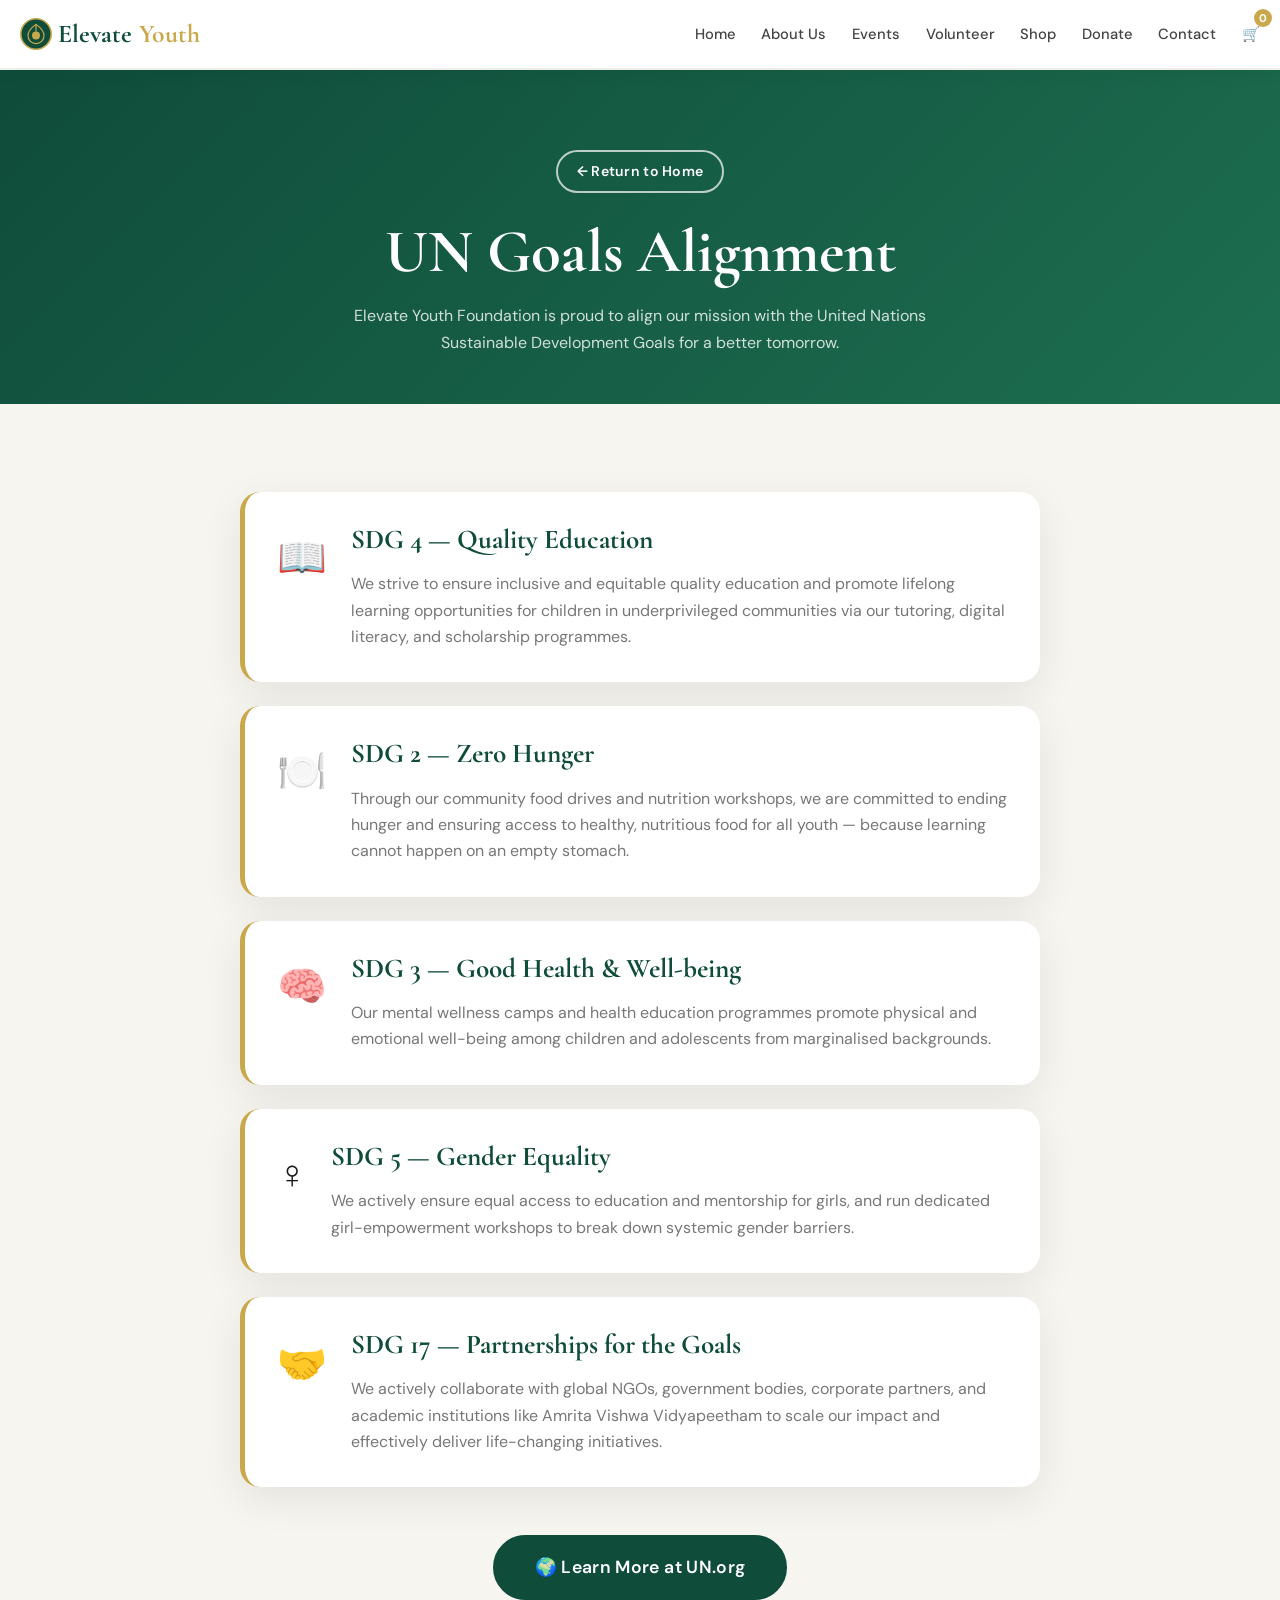
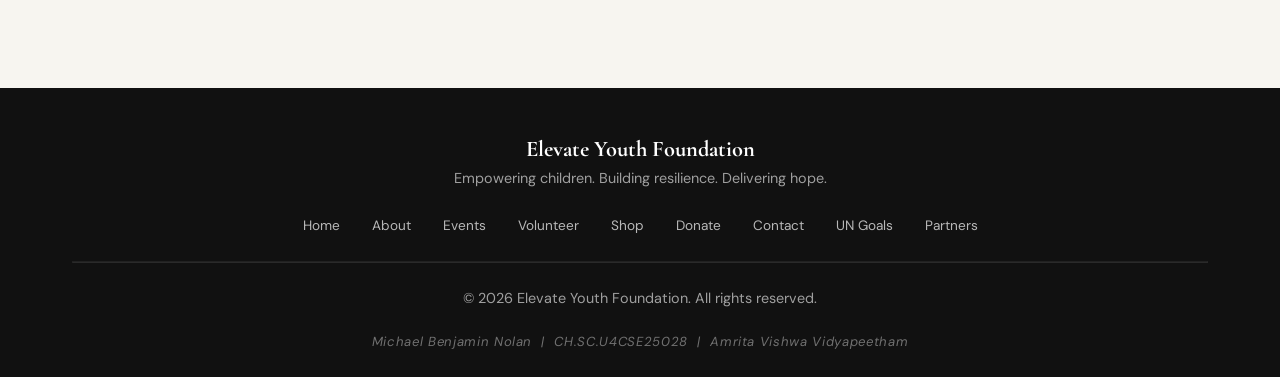
<file: un-info.html>
<!DOCTYPE html>
<html lang="en">
<head>
  <meta charset="UTF-8">
  <meta name="viewport" content="width=device-width, initial-scale=1.0">
  <title>UN Goals Alignment | Elevate Youth Foundation</title>
  <link rel="stylesheet" href="style.css">
</head>
<body>

  <nav class="navbar">
    <div class="nav-container">
      <a href="index.html" class="nav-logo">
        <svg class="logo-svg" viewBox="0 0 40 40" xmlns="http://www.w3.org/2000/svg">
          <circle cx="20" cy="20" r="19" fill="#0F4C3A" stroke="#C9A84C" stroke-width="2"/>
          <path d="M20 8 C20 8 10 14 10 22 C10 28 14.5 32 20 32 C25.5 32 30 28 30 22 C30 14 20 8 20 8Z" fill="none" stroke="#C9A84C" stroke-width="1.5"/>
          <circle cx="20" cy="22" r="5" fill="#C9A84C"/>
          <line x1="20" y1="8" x2="20" y2="17" stroke="#C9A84C" stroke-width="1.5"/>
        </svg>
        Elevate<span>Youth</span>
      </a>
      <button class="hamburger" id="hamburger"><span></span><span></span><span></span></button>
      <div class="nav-links">
        <a href="index.html">Home</a>
        <a href="about.html">About Us</a>
        <a href="events.html">Events</a>
        <a href="volunteer.html">Volunteer</a>
        <a href="shop.html">Shop</a>
        <a href="donate.html">Donate</a>
        <a href="contact.html">Contact</a>
        <a href="cart.html" class="cart-icon">🛒<span class="cart-count" id="cart-count">0</span></a>
      </div>
    </div>
  </nav>

  <main class="main-content">

    <section class="page-header">
      <div class="container">
        <a href="index.html" class="btn btn-outline-white btn-home">← Return to Home</a>
        <h1>UN Goals Alignment</h1>
        <p>Elevate Youth Foundation is proud to align our mission with the United Nations Sustainable Development Goals for a better tomorrow.</p>
      </div>
    </section>

    <section class="section">
      <div class="container">
        <div style="max-width:800px; margin:0 auto;">

          <div class="sdg-card slide-left">
            <div class="sdg-icon">📖</div>
            <div>
              <h3>SDG 4 — Quality Education</h3>
              <p style="margin:0;">We strive to ensure inclusive and equitable quality education and promote lifelong learning opportunities for children in underprivileged communities via our tutoring, digital literacy, and scholarship programmes.</p>
            </div>
          </div>

          <div class="sdg-card fade-up delay-1">
            <div class="sdg-icon">🍽️</div>
            <div>
              <h3>SDG 2 — Zero Hunger</h3>
              <p style="margin:0;">Through our community food drives and nutrition workshops, we are committed to ending hunger and ensuring access to healthy, nutritious food for all youth — because learning cannot happen on an empty stomach.</p>
            </div>
          </div>

          <div class="sdg-card slide-right delay-2">
            <div class="sdg-icon">🧠</div>
            <div>
              <h3>SDG 3 — Good Health & Well-being</h3>
              <p style="margin:0;">Our mental wellness camps and health education programmes promote physical and emotional well-being among children and adolescents from marginalised backgrounds.</p>
            </div>
          </div>

          <div class="sdg-card slide-left">
            <div class="sdg-icon">♀️</div>
            <div>
              <h3>SDG 5 — Gender Equality</h3>
              <p style="margin:0;">We actively ensure equal access to education and mentorship for girls, and run dedicated girl-empowerment workshops to break down systemic gender barriers.</p>
            </div>
          </div>

          <div class="sdg-card fade-up delay-1">
            <div class="sdg-icon">🤝</div>
            <div>
              <h3>SDG 17 — Partnerships for the Goals</h3>
              <p style="margin:0;">We actively collaborate with global NGOs, government bodies, corporate partners, and academic institutions like Amrita Vishwa Vidyapeetham to scale our impact and effectively deliver life-changing initiatives.</p>
            </div>
          </div>

          <div style="text-align:center; margin-top:3rem;" class="fade-up">
            <a href="https://www.un.org/sustainabledevelopment/" target="_blank" rel="noopener" class="btn btn-primary btn-wide" style="font-size:1.1rem; padding:1rem 2.5rem;">
              🌍 Learn More at UN.org
            </a>
          </div>

        </div>
      </div>
    </section>

  </main>

  <footer>
    <div class="container">
      <h3>Elevate Youth Foundation</h3>
      <p>Empowering children. Building resilience. Delivering hope.</p>
      <div class="footer-links">
        <a href="index.html">Home</a><a href="about.html">About</a><a href="events.html">Events</a>
        <a href="volunteer.html">Volunteer</a><a href="shop.html">Shop</a><a href="donate.html">Donate</a>
        <a href="contact.html">Contact</a><a href="un-info.html">UN Goals</a><a href="partners.html">Partners</a>
      </div>
      <hr class="footer-divider">
      <p>&copy; 2026 Elevate Youth Foundation. All rights reserved.</p>
      <p class="footer-credit">Michael Benjamin Nolan &nbsp;|&nbsp; CH.SC.U4CSE25028 &nbsp;|&nbsp; Amrita Vishwa Vidyapeetham</p>
    </div>
  </footer>

  <script src="cart.js"></script>
  <script src="main.js"></script>
</body>
</html>
</file>
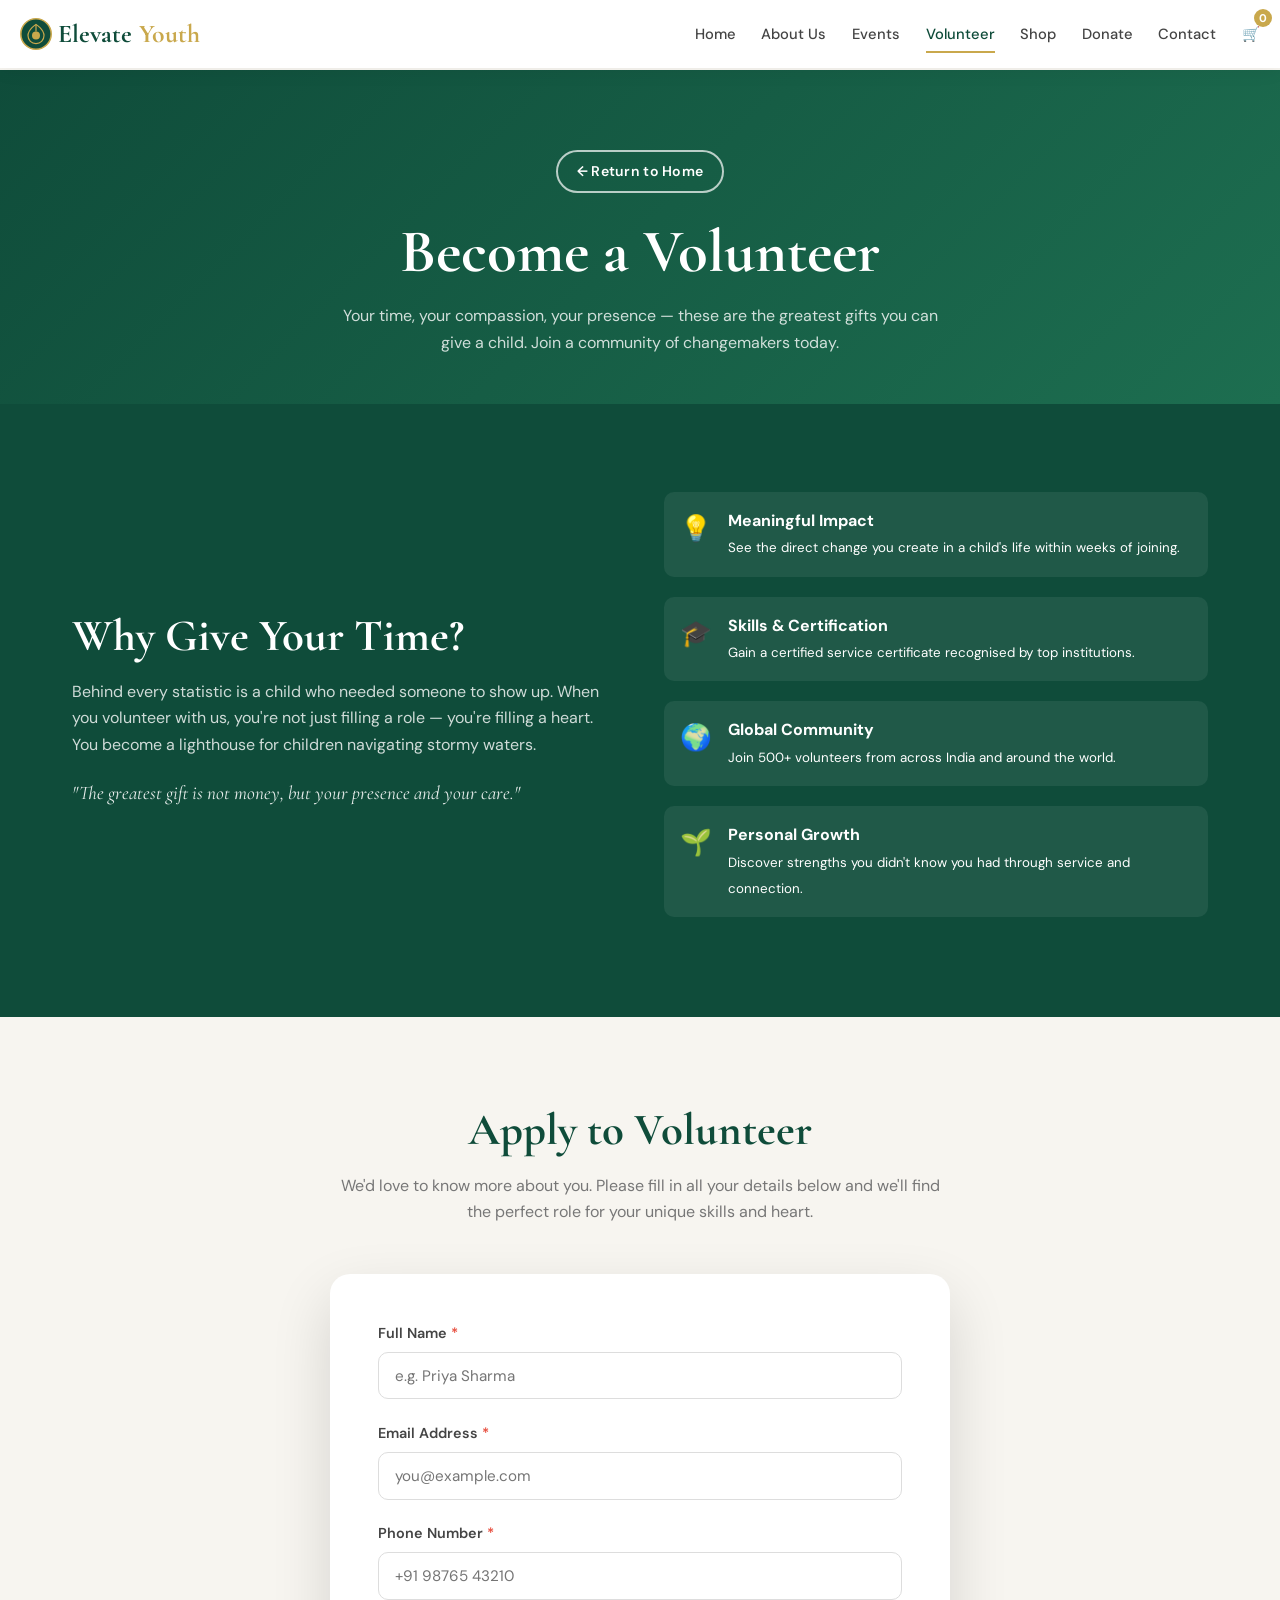
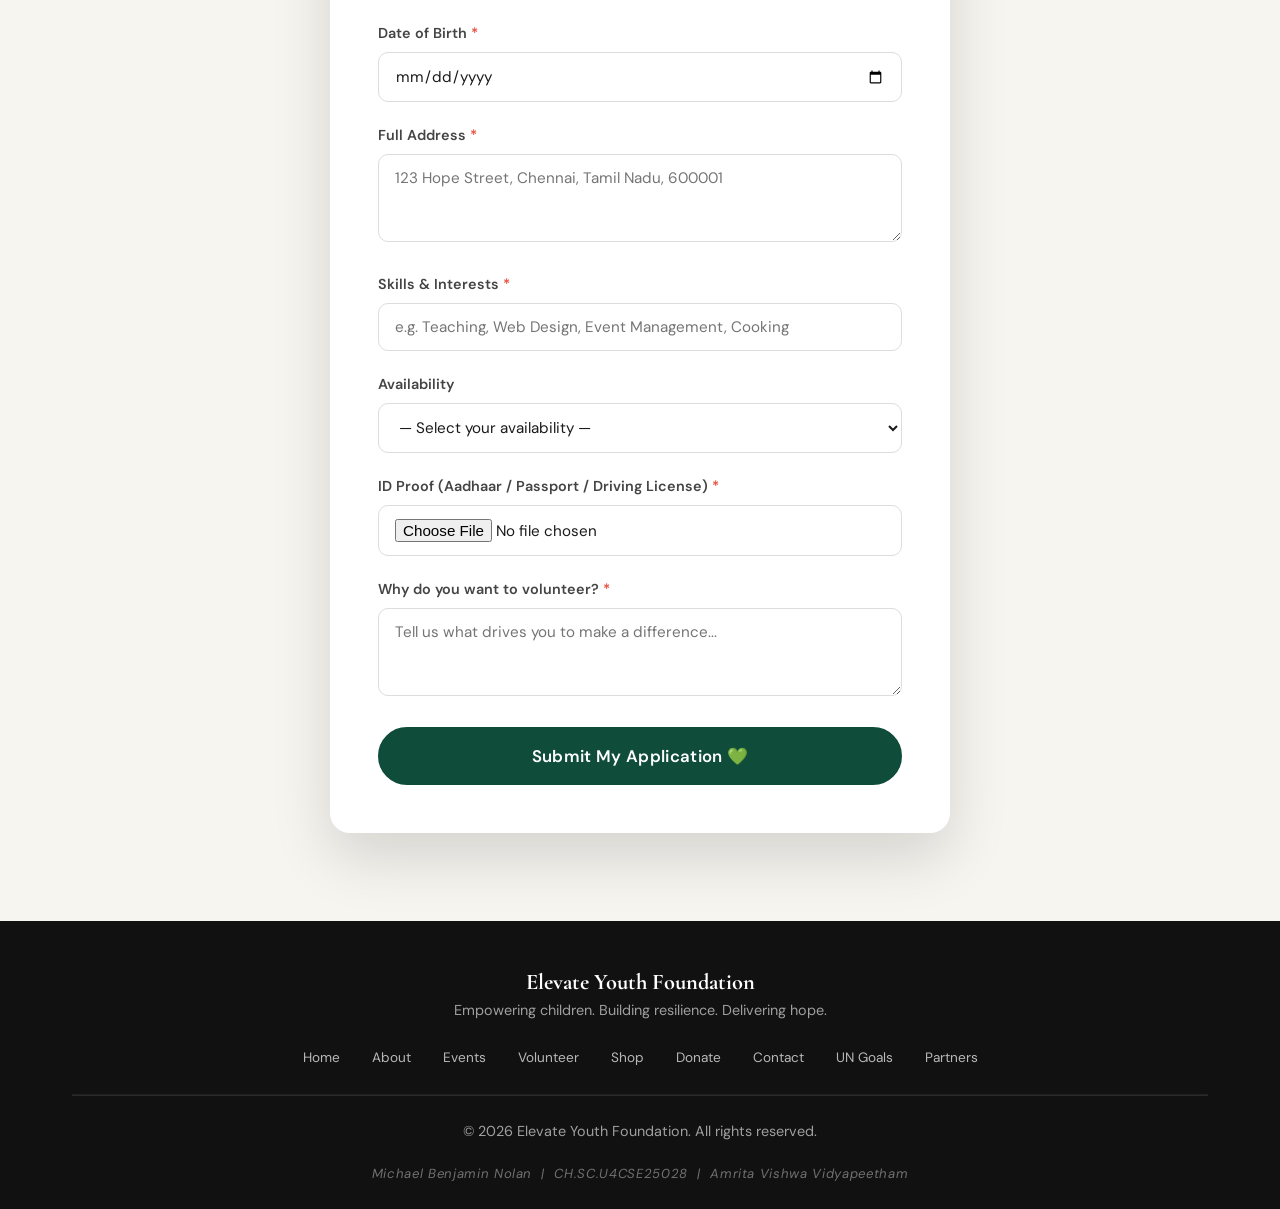
<file: volunteer.html>
<!DOCTYPE html>
<html lang="en">
<head>
  <meta charset="UTF-8">
  <meta name="viewport" content="width=device-width, initial-scale=1.0">
  <title>Volunteer | Elevate Youth Foundation</title>
  <link rel="stylesheet" href="style.css">
  <style>
    /* Smooth focus transitions for form fields */
    .form-control {
      transition: border-color 0.3s ease, box-shadow 0.3s ease, transform 0.2s ease;
    }
    .form-control:focus {
      transform: translateY(-1px);
    }
    .vol-perk {
      display: flex;
      align-items: flex-start;
      gap: 1rem;
      padding: 1rem;
      border-radius: var(--radius);
      background: rgba(255,255,255,0.07);
      margin-bottom: 0.75rem;
    }
    .vol-perk-icon { font-size: 1.6rem; flex-shrink: 0; }
  </style>
</head>
<body>

  <nav class="navbar">
    <div class="nav-container">
      <a href="index.html" class="nav-logo">
        <svg class="logo-svg" viewBox="0 0 40 40" xmlns="http://www.w3.org/2000/svg">
          <circle cx="20" cy="20" r="19" fill="#0F4C3A" stroke="#C9A84C" stroke-width="2"/>
          <path d="M20 8 C20 8 10 14 10 22 C10 28 14.5 32 20 32 C25.5 32 30 28 30 22 C30 14 20 8 20 8Z" fill="none" stroke="#C9A84C" stroke-width="1.5"/>
          <circle cx="20" cy="22" r="5" fill="#C9A84C"/>
          <line x1="20" y1="8" x2="20" y2="17" stroke="#C9A84C" stroke-width="1.5"/>
        </svg>
        Elevate<span>Youth</span>
      </a>
      <button class="hamburger" id="hamburger"><span></span><span></span><span></span></button>
      <div class="nav-links">
        <a href="index.html">Home</a>
        <a href="about.html">About Us</a>
        <a href="events.html">Events</a>
        <a href="volunteer.html" class="active">Volunteer</a>
        <a href="shop.html">Shop</a>
        <a href="donate.html">Donate</a>
        <a href="contact.html">Contact</a>
        <a href="cart.html" class="cart-icon">🛒<span class="cart-count" id="cart-count">0</span></a>
      </div>
    </div>
  </nav>

  <!-- ═══ Thank You Modal ════════════════════════════════ -->
  <div class="modal-overlay" id="thankYouModal">
    <div class="modal-box">
      <div class="modal-icon">🌟</div>
      <h2>Thank You, Hero!</h2>
      <p style="color:var(--light); font-size:1rem; margin:0.75rem 0 1.5rem;">Your application has been received. Our team will reach out within 48 hours to welcome you into the Elevate Youth family. You are making a difference that truly matters.</p>
      <a href="index.html" class="btn btn-primary">Back to Home</a>
      <button onclick="document.getElementById('thankYouModal').classList.remove('active')" class="btn btn-outline" style="margin-top:0.75rem; width:100%;">Close</button>
    </div>
  </div>

  <main class="main-content">

    <section class="page-header">
      <div class="container">
        <a href="index.html" class="btn btn-outline-white btn-home">← Return to Home</a>
        <h1>Become a Volunteer</h1>
        <p>Your time, your compassion, your presence — these are the greatest gifts you can give a child. Join a community of changemakers today.</p>
      </div>
    </section>

    <!-- Why Volunteer -->
    <section class="section section-dark">
      <div class="container">
        <div class="grid grid-2" style="align-items:center; gap:3rem;">
          <div class="slide-left">
            <h2 style="text-align:left; color:white;">Why Give Your Time?</h2>
            <p>Behind every statistic is a child who needed someone to show up. When you volunteer with us, you're not just filling a role — you're filling a heart. You become a lighthouse for children navigating stormy waters.</p>
            <p style="font-style:italic; font-family:'Cormorant Garamond',serif; font-size:1.2rem; color:rgba(255,255,255,0.9);">"The greatest gift is not money, but your presence and your care."</p>
          </div>
          <div class="slide-right" style="display:flex; flex-direction:column; gap:0.5rem;">
            <div class="vol-perk">
              <span class="vol-perk-icon">💡</span>
              <div><strong style="color:white;">Meaningful Impact</strong><br><small>See the direct change you create in a child's life within weeks of joining.</small></div>
            </div>
            <div class="vol-perk">
              <span class="vol-perk-icon">🎓</span>
              <div><strong style="color:white;">Skills & Certification</strong><br><small>Gain a certified service certificate recognised by top institutions.</small></div>
            </div>
            <div class="vol-perk">
              <span class="vol-perk-icon">🌍</span>
              <div><strong style="color:white;">Global Community</strong><br><small>Join 500+ volunteers from across India and around the world.</small></div>
            </div>
            <div class="vol-perk">
              <span class="vol-perk-icon">🌱</span>
              <div><strong style="color:white;">Personal Growth</strong><br><small>Discover strengths you didn't know you had through service and connection.</small></div>
            </div>
          </div>
        </div>
      </div>
    </section>

    <!-- Application Form -->
    <section class="section">
      <div class="container">
        <h2 class="fade-up">Apply to Volunteer</h2>
        <p class="fade-up text-center" style="margin-bottom:3rem; max-width:600px; margin-left:auto; margin-right:auto;">We'd love to know more about you. Please fill in all your details below and we'll find the perfect role for your unique skills and heart.</p>

        <div style="max-width:620px; margin:0 auto; background:white; padding:3rem; border-radius:var(--radius-lg); box-shadow:var(--shadow-lg);" class="fade-up">
          <form id="volunteerForm" novalidate>

            <div class="form-group">
              <label for="vName">Full Name <span style="color:#e74c3c;">*</span></label>
              <input type="text" id="vName" class="form-control" placeholder="e.g. Priya Sharma" autocomplete="name">
              <div class="error-msg" id="errName">Please enter your full name.</div>
            </div>

            <div class="form-group">
              <label for="vEmail">Email Address <span style="color:#e74c3c;">*</span></label>
              <input type="email" id="vEmail" class="form-control" placeholder="you@example.com" autocomplete="email">
              <div class="error-msg" id="errEmail">Please enter a valid email address.</div>
            </div>

            <div class="form-group">
              <label for="vPhone">Phone Number <span style="color:#e74c3c;">*</span></label>
              <input type="tel" id="vPhone" class="form-control" placeholder="+91 98765 43210" autocomplete="tel">
              <div class="error-msg" id="errPhone">Please enter a valid 10-digit phone number.</div>
            </div>

            <div class="form-group">
              <label for="vDob">Date of Birth <span style="color:#e74c3c;">*</span></label>
              <input type="date" id="vDob" class="form-control">
              <div class="error-msg" id="errDob">Please select your date of birth. (Must be 16+)</div>
            </div>

            <div class="form-group">
              <label for="vAddress">Full Address <span style="color:#e74c3c;">*</span></label>
              <textarea id="vAddress" class="form-control" rows="3" placeholder="123 Hope Street, Chennai, Tamil Nadu, 600001"></textarea>
              <div class="error-msg" id="errAddress">Please enter your full address.</div>
            </div>

            <div class="form-group">
              <label for="vSkills">Skills &amp; Interests <span style="color:#e74c3c;">*</span></label>
              <input type="text" id="vSkills" class="form-control" placeholder="e.g. Teaching, Web Design, Event Management, Cooking">
              <div class="error-msg" id="errSkills">Please list at least one skill or interest.</div>
            </div>

            <div class="form-group">
              <label for="vAvail">Availability</label>
              <select id="vAvail" class="form-control">
                <option value="">— Select your availability —</option>
                <option>Weekdays only</option>
                <option>Weekends only</option>
                <option>Both Weekdays &amp; Weekends</option>
                <option>Flexible / Remote</option>
              </select>
            </div>

            <div class="form-group">
              <label for="vId">ID Proof (Aadhaar / Passport / Driving License) <span style="color:#e74c3c;">*</span></label>
              <input type="file" id="vId" class="form-control" accept="image/*,.pdf">
              <div class="error-msg" id="errId">Please upload a valid government-issued ID.</div>
            </div>

            <div class="form-group">
              <label for="vMotivation">Why do you want to volunteer? <span style="color:#e74c3c;">*</span></label>
              <textarea id="vMotivation" class="form-control" rows="3" placeholder="Tell us what drives you to make a difference..."></textarea>
              <div class="error-msg" id="errMotivation">Please share your motivation (min. 20 characters).</div>
            </div>

            <button type="submit" class="btn btn-primary" style="width:100%; font-size:1.05rem; padding:1rem;">
              Submit My Application 💚
            </button>
          </form>
        </div>
      </div>
    </section>

  </main>

  <footer>
    <div class="container">
      <h3>Elevate Youth Foundation</h3>
      <p>Empowering children. Building resilience. Delivering hope.</p>
      <div class="footer-links">
        <a href="index.html">Home</a><a href="about.html">About</a><a href="events.html">Events</a>
        <a href="volunteer.html">Volunteer</a><a href="shop.html">Shop</a><a href="donate.html">Donate</a>
        <a href="contact.html">Contact</a><a href="un-info.html">UN Goals</a><a href="partners.html">Partners</a>
      </div>
      <hr class="footer-divider">
      <p>&copy; 2026 Elevate Youth Foundation. All rights reserved.</p>
      <p class="footer-credit">Michael Benjamin Nolan &nbsp;|&nbsp; CH.SC.U4CSE25028 &nbsp;|&nbsp; Amrita Vishwa Vidyapeetham</p>
    </div>
  </footer>

  <script src="cart.js"></script>
  <script src="main.js"></script>
  <script>
    /* ── Volunteer Form Validation ── */
    document.getElementById('volunteerForm').addEventListener('submit', function(e) {
      e.preventDefault();
      let valid = true;

      const clearErrors = () => {
        document.querySelectorAll('.error-msg').forEach(el => el.classList.remove('show'));
        document.querySelectorAll('.form-control').forEach(el => el.classList.remove('error-field'));
      };

      const showError = (fieldId, errId) => {
        const field = document.getElementById(fieldId);
        const err   = document.getElementById(errId);
        field.classList.add('error-field');
        err.classList.add('show');
        valid = false;
        field.scrollIntoView({ behavior:'smooth', block:'center' });
      };

      clearErrors();

      // Name: non-empty, at least 2 words
      const name = document.getElementById('vName').value.trim();
      if (name.split(' ').filter(w => w).length < 1) showError('vName','errName');

      // Email
      const email = document.getElementById('vEmail').value.trim();
      if (!/^[^\s@]+@[^\s@]+\.[^\s@]+$/.test(email)) showError('vEmail','errEmail');

      // Phone: 10 digits
      const phone = document.getElementById('vPhone').value.replace(/\D/g,'');
      if (phone.length < 10) showError('vPhone','errPhone');

      // DOB: must be filled and age >= 16
      const dobVal = document.getElementById('vDob').value;
      if (!dobVal) {
        showError('vDob','errDob');
      } else {
        const age = (new Date() - new Date(dobVal)) / (365.25 * 24 * 3600 * 1000);
        if (age < 16) showError('vDob','errDob');
      }

      // Address
      if (document.getElementById('vAddress').value.trim().length < 10) showError('vAddress','errAddress');

      // Skills
      if (document.getElementById('vSkills').value.trim().length < 3) showError('vSkills','errSkills');

      // ID file
      if (!document.getElementById('vId').value) showError('vId','errId');

      // Motivation
      if (document.getElementById('vMotivation').value.trim().length < 20) showError('vMotivation','errMotivation');

      if (valid) {
        this.reset();
        document.getElementById('thankYouModal').classList.add('active');
      }
    });
  </script>
</body>
</html>
</file>
<file: style.css>
/* ============================================================
   Elevate Youth Foundation — style.css
   Author : Michael Benjamin Nolan, CH.SC.U4CSE25028
   Fonts  : Cormorant Garamond (display) + DM Sans (body)
   ============================================================ */

@import url('https://fonts.googleapis.com/css2?family=Cormorant+Garamond:ital,wght@0,400;0,600;0,700;1,400;1,600&family=DM+Sans:wght@300;400;500;600&family=DM+Serif+Display:ital@0;1&display=swap');

/* ─── CSS Custom Properties ────────────────────────────── */
:root {
  --primary:   #0F4C3A;   /* Deep Emerald */
  --primary-lt:#1a6b52;
  --accent:    #C9A84C;   /* Warm Gold    */
  --accent-lt: #f0d98e;
  --dark:      #1a1a1a;
  --mid:       #444444;
  --light:     #777777;
  --bg:        #F7F5F0;   /* Warm Ivory   */
  --white:     #ffffff;
  --nav-bg:    rgba(255,255,255,0.96);
  --radius:    10px;
  --radius-lg: 20px;
  --speed:     0.35s;
  --container: 1200px;
  --shadow:    0 12px 40px rgba(0,0,0,0.08);
  --shadow-lg: 0 24px 60px rgba(0,0,0,0.14);
}

/* ─── Reset ────────────────────────────────────────────── */
*, *::before, *::after { box-sizing: border-box; margin: 0; padding: 0; }
html { scroll-behavior: smooth; font-size: 16px; overflow-x: hidden; }
body {
  font-family: 'DM Sans', sans-serif;
  background: var(--bg);
  color: var(--dark);
  line-height: 1.65;
  overflow-x: hidden;
  display: flex;
  flex-direction: column;
  min-height: 100vh;
  width: 100%;
  max-width: 100vw;
}
ul { list-style: none; }
a { text-decoration: none; color: inherit; transition: color var(--speed); }
img { max-width: 100%; display: block; }

/* ─── Typography ───────────────────────────────────────── */
h1, h2, h3, h4 {
  font-family: 'Cormorant Garamond', Georgia, serif;
  font-weight: 700;
  color: var(--primary);
  line-height: 1.15;
  margin-bottom: 1rem;
}
h1 { font-size: clamp(2.2rem, 5vw, 3.8rem); }
h2 { font-size: clamp(1.8rem, 4vw, 2.8rem); text-align: center; }
h3 { font-size: clamp(1.2rem, 2.5vw, 1.7rem); }
p  { color: var(--light); margin-bottom: 1.25rem; font-size: 1rem; }
p:last-child { margin-bottom: 0; }

/* ─── Layout Utilities ─────────────────────────────────── */
.container {
  max-width: var(--container);
  margin: 0 auto;
  padding: 0 2rem;
  width: 100%;
  box-sizing: border-box;
}
.section { padding: 5.5rem 0; }
.section-dark {
  background: var(--primary);
  color: var(--white);
}
.section-dark h1,
.section-dark h2,
.section-dark h3,
.section-dark h4 { color: var(--white); }
.section-dark p   { color: rgba(255,255,255,0.8); }
.text-center { text-align: center; }
.flex { display: flex; }
.flex-center { display: flex; align-items: center; justify-content: center; }
.gap-1 { gap: 1rem; }
.gap-2 { gap: 2rem; }
.mt-1 { margin-top: 1rem; }
.mt-2 { margin-top: 2rem; }
.mt-3 { margin-top: 3rem; }
.mb-3 { margin-bottom: 3rem; }

/* ─── Grid ─────────────────────────────────────────────── */
.grid { display: grid; gap: 2rem; }
.grid-3 { grid-template-columns: repeat(auto-fit, minmax(min(290px, 100%), 1fr)); }
.grid-2 { grid-template-columns: repeat(auto-fit, minmax(min(340px, 100%), 1fr)); }

/* ─── Buttons ──────────────────────────────────────────── */
.btn {
  display: inline-flex;
  align-items: center;
  justify-content: center;
  gap: 0.5rem;
  padding: 0.75rem 2rem;
  font-family: 'DM Sans', sans-serif;
  font-weight: 600;
  font-size: 0.95rem;
  border-radius: 50px;
  border: 2px solid transparent;
  cursor: pointer;
  transition: all var(--speed) ease;
  letter-spacing: 0.02em;
  white-space: nowrap;
}
.btn-primary {
  background: var(--primary);
  color: var(--white);
  border-color: var(--primary);
}
.btn-primary:hover {
  background: transparent;
  color: var(--primary);
}
.btn-accent {
  background: var(--accent);
  color: var(--white);
  border-color: var(--accent);
}
.btn-accent:hover {
  background: transparent;
  color: var(--accent);
}
.btn-outline {
  background: transparent;
  color: var(--primary);
  border-color: var(--primary);
}
.btn-outline:hover {
  background: var(--primary);
  color: var(--white);
}
.btn-outline-white {
  background: transparent;
  color: var(--white);
  border-color: rgba(255,255,255,0.7);
}
.btn-outline-white:hover {
  background: var(--white);
  color: var(--primary);
}
.btn-home {
  font-size: 0.88rem;
  padding: 0.5rem 1.2rem;
  margin-bottom: 1.5rem;
}
.btn-wide { min-width: 180px; }
.flex-wrap { flex-wrap: wrap; }

/* ─── Cards ────────────────────────────────────────────── */
.card {
  background: var(--white);
  border-radius: var(--radius-lg);
  overflow: hidden;
  box-shadow: var(--shadow);
  transition: transform var(--speed), box-shadow var(--speed);
}
.card:hover {
  transform: translateY(-6px);
  box-shadow: var(--shadow-lg);
}
.card-img {
  width: 100%;
  height: 220px;
  object-fit: cover;
  border-radius: 0;
}
.card-img-placeholder {
  width: 100%;
  height: 220px;
  background: linear-gradient(135deg, #e8f4f0, #d4eddf);
  display: flex;
  align-items: center;
  justify-content: center;
  font-size: 3rem;
}
.card-content { padding: 1.75rem; }
.card-content h3 { margin-bottom: 0.5rem; }

/* ─── Forms ────────────────────────────────────────────── */
.form-group { margin-bottom: 1.4rem; }
.form-group label {
  display: block;
  font-weight: 600;
  font-size: 0.9rem;
  margin-bottom: 0.4rem;
  color: var(--mid);
}
.form-control {
  width: 100%;
  padding: 0.8rem 1rem;
  border: 1.5px solid #ddd;
  border-radius: var(--radius);
  font-family: 'DM Sans', sans-serif;
  font-size: 0.95rem;
  background: var(--white);
  color: var(--dark);
  transition: border-color var(--speed), box-shadow var(--speed);
}
.form-control:focus {
  outline: none;
  border-color: var(--primary);
  box-shadow: 0 0 0 3px rgba(15,76,58,0.1);
}
.form-control.error-field { border-color: #e74c3c; }
.error-msg {
  color: #e74c3c;
  font-size: 0.82rem;
  margin-top: 0.3rem;
  display: none;
  animation: fadeInDown 0.3s ease;
}
.error-msg.show { display: block; }

/* ─── Navigation ───────────────────────────────────────── */
.navbar {
  position: fixed;
  top: 0; left: 0;
  width: 100%;
  background: var(--nav-bg);
  backdrop-filter: blur(12px);
  -webkit-backdrop-filter: blur(12px);
  z-index: 1000;
  box-shadow: 0 2px 20px rgba(0,0,0,0.06);
  transition: box-shadow var(--speed);
}
.navbar.scrolled { box-shadow: 0 4px 30px rgba(0,0,0,0.12); }
.nav-container {
  display: flex;
  justify-content: space-between;
  align-items: center;
  max-width: 1400px;
  margin: 0 auto;
  padding: 0.8rem 1.25rem;
}
.nav-logo {
  font-family: 'Cormorant Garamond', serif;
  font-weight: 700;
  font-size: clamp(1.2rem, 4vw, 1.6rem);
  color: var(--primary);
  display: flex;
  align-items: center;
  gap: 0.4rem;
}
.nav-logo .logo-svg { width: 32px; height: 32px; flex-shrink: 0; }
.nav-logo span { color: var(--accent); }
.nav-links {
  display: flex;
  gap: 1.6rem;
  align-items: center;
}
.nav-links a {
  font-family: 'DM Sans', sans-serif;
  font-weight: 500;
  font-size: 0.92rem;
  color: var(--mid);
  padding: 0.3rem 0;
  position: relative;
}
.nav-links a::after {
  content: '';
  position: absolute;
  width: 0; height: 2px;
  bottom: -2px; left: 0;
  background: var(--accent);
  transition: width var(--speed);
}
.nav-links a:hover, .nav-links a.active { color: var(--primary); }
.nav-links a:hover::after, .nav-links a.active::after { width: 100%; }
.nav-links a.btn-primary { color: var(--white); }
.nav-links a.btn-primary:hover { color: var(--primary); }
.nav-links a.btn-primary::after { display: none; }
.cart-icon {
  position: relative;
  display: flex;
  align-items: center;
  font-size: 1.3rem;
}
.cart-count {
  position: absolute;
  top: -8px; right: -12px;
  background: var(--accent);
  color: white;
  font-size: 0.7rem;
  width: 18px; height: 18px;
  display: flex; align-items: center; justify-content: center;
  border-radius: 50%;
  font-weight: 700;
}
/* Hamburger */
.hamburger {
  display: none;
  flex-direction: column;
  gap: 5px;
  background: none;
  border: none;
  cursor: pointer;
  padding: 0.5rem;
}
.hamburger span {
  display: block;
  width: 24px; height: 2px;
  background: var(--primary);
  border-radius: 2px;
  transition: all var(--speed);
}
.hamburger.open span:nth-child(1) { transform: translateY(7px) rotate(45deg); }
.hamburger.open span:nth-child(2) { opacity: 0; }
.hamburger.open span:nth-child(3) { transform: translateY(-7px) rotate(-45deg); }

.main-content { margin-top: 70px; flex: 1; }

/* ─── Floating Side Decorators ─────────────────────────── */
.float-left, .float-right {
  position: fixed;
  top: 50%;
  transform: translateY(-50%);
  z-index: 5;
  pointer-events: none;
  opacity: 0.07;
}
.float-left  { left: 0.5rem; animation: floatLeft  4s ease-in-out infinite alternate; }
.float-right { right: 0.5rem; animation: floatRight 4s ease-in-out infinite alternate; }
.float-left svg, .float-right svg { width: 60px; height: auto; fill: var(--primary); }

/* ─── Keyframe Animations ──────────────────────────────── */
@keyframes floatLeft {
  0%   { transform: translateY(-50%) translateX(-6px) rotate(-3deg); }
  100% { transform: translateY(-50%) translateX(6px)  rotate(3deg);  }
}
@keyframes floatRight {
  0%   { transform: translateY(-50%) translateX(6px)  rotate(3deg);  }
  100% { transform: translateY(-50%) translateX(-6px) rotate(-3deg); }
}
@keyframes fadeInDown {
  from { opacity: 0; transform: translateY(-8px); }
  to   { opacity: 1; transform: translateY(0);    }
}
@keyframes fadeInUp {
  from { opacity: 0; transform: translateY(40px); }
  to   { opacity: 1; transform: translateY(0);    }
}
@keyframes slideInLeft {
  from { opacity: 0; transform: translateX(-60px); }
  to   { opacity: 1; transform: translateX(0);     }
}
@keyframes slideInRight {
  from { opacity: 0; transform: translateX(60px); }
  to   { opacity: 1; transform: translateX(0);    }
}
@keyframes pulse {
  0%, 100% { box-shadow: 0 0 0 0 rgba(201,168,76,0.4); }
  50%       { box-shadow: 0 0 0 12px rgba(201,168,76,0); }
}
@keyframes shimmer {
  0%   { background-position: -400px 0; }
  100% { background-position: 400px 0;  }
}
@keyframes spin { to { transform: rotate(360deg); } }

/* ─── Scroll Animation Classes ─────────────────────────── */
.fade-up {
  opacity: 0;
  transform: translateY(40px);
  transition: opacity 0.7s ease, transform 0.7s ease;
}
.slide-left {
  opacity: 0;
  transform: translateX(-40px);
  transition: opacity 0.7s ease, transform 0.7s ease;
}
.slide-right {
  opacity: 0;
  transform: translateX(40px);
  transition: opacity 0.7s ease, transform 0.7s ease;
}
.fade-up.visible,
.slide-left.visible,
.slide-right.visible {
  opacity: 1;
  transform: translate(0, 0);
}
.delay-1 { transition-delay: 0.1s; }
.delay-2 { transition-delay: 0.2s; }
.delay-3 { transition-delay: 0.3s; }
.delay-4 { transition-delay: 0.4s; }

/* ─── Hero ─────────────────────────────────────────────── */
.hero {
  background: linear-gradient(135deg, var(--primary) 0%, #1d6e50 50%, #0a3028 100%);
  color: var(--white);
  text-align: center;
  padding: 8rem 0 5rem;
  position: relative;
  overflow: hidden;
  width: 100%;
}
.hero::before {
  content: '';
  position: absolute;
  inset: 0;
  background: url("data:image/svg+xml,%3Csvg width='60' height='60' viewBox='0 0 60 60' xmlns='http://www.w3.org/2000/svg'%3E%3Cg fill='none' fill-rule='evenodd'%3E%3Cg fill='%23ffffff' fill-opacity='0.03'%3E%3Cpath d='M36 34v-4h-2v4h-4v2h4v4h2v-4h4v-2h-4zm0-30V0h-2v4h-4v2h4v4h2V6h4V4h-4zM6 34v-4H4v4H0v2h4v4h2v-4h4v-2H6zM6 4V0H4v4H0v2h4v4h2V6h4V4H6z'/%3E%3C/g%3E%3C/g%3E%3C/svg%3E");
}
.hero h1 { color: var(--white); animation: fadeInUp 0.9s ease both; }
.hero p   {
  color: rgba(255,255,255,0.85);
  font-size: 1.15rem;
  max-width: 700px;
  margin: 0 auto 2rem;
  animation: fadeInUp 0.9s ease 0.15s both;
}
.hero-btns { animation: fadeInUp 0.9s ease 0.3s both; }
.hero-video-wrap {
  margin: 3rem auto 0;
  max-width: 820px;
  border-radius: var(--radius-lg);
  overflow: hidden;
  box-shadow: 0 30px 70px rgba(0,0,0,0.4);
  border: 3px solid rgba(255,255,255,0.15);
  animation: fadeInUp 0.9s ease 0.45s both;
}

/* ─── Stat Badges ──────────────────────────────────────── */
.stat-bar {
  display: flex;
  gap: 2rem;
  justify-content: center;
  flex-wrap: wrap;
  margin: 3rem 0;
}
.stat-item {
  text-align: center;
  padding: 1.5rem 2rem;
  background: white;
  border-radius: var(--radius-lg);
  box-shadow: var(--shadow);
  min-width: 160px;
}
.stat-number {
  font-family: 'Cormorant Garamond', serif;
  font-size: 2.5rem;
  font-weight: 700;
  color: var(--primary);
  line-height: 1;
}
.stat-label { font-size: 0.85rem; color: var(--light); margin-top: 0.3rem; }

/* ─── Charity Badge ────────────────────────────────────── */
.charity-badge {
  display: inline-flex;
  align-items: center;
  gap: 0.4rem;
  background: rgba(201,168,76,0.12);
  color: #9a7a1a;
  border: 1px solid var(--accent);
  padding: 0.35rem 0.9rem;
  border-radius: 50px;
  font-size: 0.78rem;
  font-weight: 600;
  letter-spacing: 0.03em;
}

/* ─── Testimonial ──────────────────────────────────────── */
.testimonial-card {
  background: var(--white);
  border-radius: var(--radius-lg);
  padding: 2rem;
  box-shadow: var(--shadow);
  position: relative;
  transition: transform var(--speed), box-shadow var(--speed);
}
.testimonial-card::before {
  content: '"';
  font-family: 'Cormorant Garamond', serif;
  font-size: 5rem;
  color: var(--accent-lt);
  position: absolute;
  top: -0.5rem; left: 1rem;
  line-height: 1;
}
.testimonial-card:hover { transform: translateY(-5px); box-shadow: var(--shadow-lg); }
.testimonial-author { font-weight: 700; color: var(--accent); margin-top: 1rem; font-size: 0.9rem; }

/* ─── SDG Cards ────────────────────────────────────────── */
.sdg-card {
  display: flex;
  align-items: flex-start;
  gap: 1.5rem;
  background: var(--white);
  padding: 2rem;
  border-radius: var(--radius-lg);
  box-shadow: var(--shadow);
  border-left: 5px solid var(--accent);
  transition: transform var(--speed), box-shadow var(--speed);
  margin-bottom: 1.5rem;
}
.sdg-card:hover { transform: translateY(-4px); box-shadow: var(--shadow-lg); }
.sdg-icon { font-size: 2.5rem; flex-shrink: 0; }

/* ─── Donation Cards ───────────────────────────────────── */
.donation-grid {
  display: grid;
  grid-template-columns: repeat(auto-fit, minmax(230px, 1fr));
  gap: 1.5rem;
  margin: 2rem 0;
}
.donation-card {
  background: var(--white);
  border: 2px solid #eee;
  border-radius: var(--radius-lg);
  padding: 2rem;
  text-align: center;
  cursor: pointer;
  transition: all var(--speed);
}
.donation-card:hover, .donation-card.active {
  border-color: var(--primary);
  box-shadow: 0 10px 30px rgba(15,76,58,0.12);
  transform: translateY(-5px);
}
.donation-amount {
  font-family: 'Cormorant Garamond', serif;
  font-size: 2.8rem;
  font-weight: 700;
  color: var(--primary);
  line-height: 1;
}
.donation-impact { font-size: 0.88rem; color: var(--light); margin-top: 0.75rem; }

/* ─── Table ────────────────────────────────────────────── */
.table-container {
  overflow-x: auto;
  background: var(--white);
  border-radius: var(--radius-lg);
  box-shadow: var(--shadow);
}
table { width: 100%; border-collapse: collapse; }
th, td { padding: 1rem 1.5rem; border-bottom: 1px solid #f0f0f0; text-align: left; }
th {
  background: var(--primary);
  color: var(--white);
  font-family: 'DM Sans', sans-serif;
  font-weight: 600;
  font-size: 0.9rem;
}
tr:last-child td { border-bottom: none; }
tr:hover { background: #fafaf8; }

/* ─── Cart ─────────────────────────────────────────────── */
.cart-grid {
  display: grid;
  grid-template-columns: 2fr 1fr;
  gap: 2rem;
}
.cart-item {
  display: flex;
  justify-content: space-between;
  align-items: center;
  padding: 1.25rem 1.5rem;
  border-bottom: 1px solid #f0f0f0;
}
.cart-item:last-child { border-bottom: none; }
.qty-btn {
  width: 30px; height: 30px;
  display: inline-flex; align-items: center; justify-content: center;
  background: var(--bg); border: 1.5px solid #ddd;
  border-radius: 50%; cursor: pointer; font-weight: 700; font-size: 1rem;
  transition: all 0.2s;
}
.qty-btn:hover { background: var(--primary); color: white; border-color: var(--primary); }
.cart-summary {
  background: var(--white);
  padding: 2rem;
  border-radius: var(--radius-lg);
  box-shadow: var(--shadow);
  align-self: start;
  position: sticky;
  top: 90px;
}
.summary-row {
  display: flex;
  justify-content: space-between;
  margin-bottom: 0.75rem;
  font-size: 0.95rem;
}
.summary-row.total {
  font-weight: 700;
  font-size: 1.2rem;
  color: var(--dark);
  border-top: 2px solid #eee;
  padding-top: 0.75rem;
  margin-top: 0.75rem;
}

/* ─── Payment Options ──────────────────────────────────── */
.payment-methods { display: flex; gap: 1rem; flex-wrap: wrap; margin-bottom: 1.5rem; }
.payment-option {
  flex: 1;
  min-width: 130px;
  border: 2px solid #ddd;
  border-radius: var(--radius);
  padding: 1rem;
  text-align: center;
  cursor: pointer;
  transition: all var(--speed);
  font-weight: 600;
  font-size: 0.9rem;
  color: var(--mid);
  background: var(--white);
}
.payment-option:hover, .payment-option.selected {
  border-color: var(--primary);
  color: var(--primary);
  box-shadow: 0 4px 15px rgba(15,76,58,0.12);
}
.payment-option .pay-icon { font-size: 1.8rem; display: block; margin-bottom: 0.4rem; }

/* ─── Toast ────────────────────────────────────────────── */
.toast-container {
  position: fixed;
  bottom: 2rem; right: 2rem;
  z-index: 9999;
  display: flex; flex-direction: column; gap: 0.75rem;
}
.toast {
  background: var(--primary);
  color: white;
  padding: 0.9rem 1.5rem;
  border-radius: var(--radius);
  box-shadow: 0 10px 30px rgba(0,0,0,0.2);
  transform: translateX(130%);
  transition: transform 0.4s cubic-bezier(0.34,1.56,0.64,1);
  font-weight: 500;
  font-size: 0.9rem;
  display: flex; align-items: center; gap: 0.6rem;
  max-width: 320px;
}
.toast.show { transform: translateX(0); }

/* ─── Modal ────────────────────────────────────────────── */
.modal-overlay {
  position: fixed;
  inset: 0;
  background: rgba(0,0,0,0.55);
  backdrop-filter: blur(4px);
  z-index: 2000;
  display: none;
  align-items: center;
  justify-content: center;
  animation: fadeIn 0.3s ease;
}
.modal-overlay.active { display: flex; }
.modal-box {
  background: var(--white);
  border-radius: var(--radius-lg);
  padding: 3rem;
  max-width: 480px;
  width: 90%;
  text-align: center;
  box-shadow: 0 30px 60px rgba(0,0,0,0.3);
  animation: scaleIn 0.4s cubic-bezier(0.34,1.56,0.64,1);
}
@keyframes scaleIn {
  from { transform: scale(0.75); opacity: 0; }
  to   { transform: scale(1);    opacity: 1; }
}
@keyframes fadeIn {
  from { opacity: 0; }
  to   { opacity: 1; }
}
.modal-icon { font-size: 4rem; margin-bottom: 1rem; animation: pulse 2s ease infinite; }
.modal-box h2 { margin-bottom: 0.5rem; }

/* ─── Responsive 2-col form row ────────────────────────── */
.form-row-2col {
  display: grid;
  grid-template-columns: 1fr 1fr;
  gap: 1rem;
}
@media (max-width: 480px) {
  .form-row-2col {
    grid-template-columns: 1fr;
    gap: 0;
  }
}

/* ─── Checkout left panel ───────────────────────────────── */
@media (max-width: 768px) {
  .checkout-left-panel { padding: 1.5rem !important; }
}
@media (max-width: 480px) {
  .checkout-left-panel { padding: 1.1rem !important; border-radius: var(--radius) !important; }
}

/* ─── Footer ───────────────────────────────────────────── */
footer {
  background: #111;
  color: rgba(255,255,255,0.7);
  padding: 3rem 0 1.5rem;
  text-align: center;
  margin-top: auto;
}
footer h3 { color: var(--white); font-size: 1.4rem; margin-bottom: 0.3rem; }
footer p  { color: rgba(255,255,255,0.6); font-size: 0.9rem; }
footer a  { color: var(--accent); }
.footer-links {
  display: flex;
  justify-content: center;
  gap: 2rem;
  flex-wrap: wrap;
  margin: 1.5rem 0 1rem;
}
.footer-links a { color: rgba(255,255,255,0.7); font-size: 0.85rem; transition: color var(--speed); }
.footer-links a:hover { color: var(--accent); }
.footer-divider { border-color: rgba(255,255,255,0.1); margin: 1.5rem 0; }
.footer-credit {
  font-size: 0.82rem;
  color: rgba(255,255,255,0.4);
  font-style: italic;
  margin-top: 0.5rem;
  letter-spacing: 0.05em;
}

/* ─── Page Header Banner ───────────────────────────────── */
.page-header {
  background: linear-gradient(135deg, var(--primary) 0%, #1d6e50 100%);
  padding: 5rem 0 3rem;
  text-align: center;
  color: white;
}
.page-header h1 { color: white; }
.page-header p { color: rgba(255,255,255,0.8); max-width: 600px; margin: 0 auto; }

/* ─── Auth Container ───────────────────────────────────── */
.auth-wrap {
  max-width: 420px;
  margin: 0 auto;
  background: var(--white);
  padding: 3rem;
  border-radius: var(--radius-lg);
  box-shadow: var(--shadow-lg);
}
.auth-tabs {
  display: flex;
  border-bottom: 2px solid #eee;
  margin-bottom: 2rem;
}
.auth-tab {
  flex: 1;
  padding: 0.8rem;
  text-align: center;
  cursor: pointer;
  font-weight: 600;
  font-size: 0.95rem;
  color: var(--light);
  border-bottom: 2px solid transparent;
  margin-bottom: -2px;
  transition: all var(--speed);
}
.auth-tab.active { color: var(--primary); border-bottom-color: var(--primary); }

/* ─── Confirmation Page ────────────────────────────────── */
.confirm-wrap {
  max-width: 520px;
  margin: 0 auto;
  text-align: center;
  padding: 4rem 2rem;
}
.confirm-icon {
  width: 100px; height: 100px;
  border-radius: 50%;
  background: linear-gradient(135deg, #e8f4f0, #d4eddf);
  display: flex; align-items: center; justify-content: center;
  font-size: 3rem;
  margin: 0 auto 2rem;
  animation: pulse 2.5s ease infinite;
}

/* ═══════════════════════════════════════════════════════════
   RESPONSIVE — GODMODE EDITION
   Breakpoints: 1024 · 768 · 480 · 360
   ═══════════════════════════════════════════════════════════ */

/* ─── 1024px — Tablet Landscape ───────────────────────── */
@media (max-width: 1024px) {
  .nav-links { gap: 1rem; }
  .cart-grid { grid-template-columns: 1fr; }
  .float-left, .float-right { display: none; }
  .section { padding: 4rem 0; }
  .checkout-grid { grid-template-columns: 1fr; }
}

/* ─── 768px — Tablet Portrait / Large Phone ─────────────── */
@media (max-width: 768px) {

  /* ── Nav ── */
  .hamburger { display: flex; }
  .nav-links {
    display: none;
    flex-direction: column;
    position: absolute;
    top: 60px; left: 0;
    width: 100%;
    background: var(--nav-bg);
    padding: 1rem 1.5rem 1.5rem;
    box-shadow: 0 10px 20px rgba(0,0,0,0.1);
    gap: 0.2rem;
    border-top: 1px solid #eee;
    z-index: 999;
    max-height: calc(100vh - 60px);
    overflow-y: auto;
  }
  .nav-links.open { display: flex; }
  .nav-links a {
    padding: 0.65rem 0;
    font-size: 1rem;
    border-bottom: 1px solid #f0f0f0;
    width: 100%;
  }
  .nav-links a:last-child { border-bottom: none; }
  .nav-links a.btn-primary {
    margin-top: 0.5rem;
    text-align: center;
    border-radius: 50px;
    padding: 0.65rem 1rem;
  }
  .nav-links a::after { display: none; }
  .cart-icon { font-size: 1.2rem; }

  /* ── Layout ── */
  .section { padding: 3rem 0; }
  .container { padding: 0 1.25rem; }
  .grid-2 { grid-template-columns: 1fr; }
  .cart-grid { grid-template-columns: 1fr; }
  .checkout-grid { grid-template-columns: 1fr; }

  /* Force all inline grids to single column */
  div[style*="grid-template-columns:1fr 1fr"],
  div[style*="grid-template-columns: 1fr 1fr"],
  div[style*="grid-template-columns:3fr 2fr"],
  div[style*="grid-template-columns: 3fr 2fr"] {
    display: flex !important;
    flex-direction: column !important;
    gap: 1rem !important;
  }

  /* Override inline grid-2 padding used in contact/checkout */
  .grid-2 > div { padding: 1.5rem !important; }
  /* Contact map full width */
  .grid-2 > div[style*="height:250px"] { height: 200px !important; }

  /* ── Hero ── */
  .hero { padding: 5.5rem 0 3rem; width: 100%; }
  .hero .container { padding: 0 1.25rem; }
  .hero h1 { font-size: clamp(1.9rem, 6vw, 2.8rem); padding: 0 0.5rem; }
  .hero p { font-size: 1rem; padding: 0 0.25rem; }
  .hero-btns { flex-direction: column; align-items: center; gap: 0.75rem; }
  .hero-btns .btn { width: 100%; max-width: 320px; }
  .hero-video-wrap { margin-top: 2rem; border-radius: var(--radius); }

  /* Disable horizontal slide animations on mobile (prevent overflow) */
  .slide-left, .slide-right {
    transform: translateY(30px);
    opacity: 0;
  }
  .slide-left.visible, .slide-right.visible {
    transform: translateY(0);
    opacity: 1;
    transition: opacity 0.6s ease, transform 0.6s ease;
  }

  /* ── Stats ── */
  .stat-bar { gap: 0.75rem; margin: 1.5rem 0; }
  .stat-item { min-width: 130px; padding: 1rem 1.2rem; flex: 1 1 calc(50% - 0.75rem); }
  .stat-number { font-size: 2rem; }

  /* ── Page header ── */
  .page-header { padding: 4rem 0 2.5rem; }

  /* ── Cards ── */
  .card-content { padding: 1.25rem; }

  /* ── Checkout form ── */
  #checkoutForm div[style*="display:grid"],
  #checkoutForm div[style*="display: grid"] {
    display: flex !important;
    flex-direction: column !important;
    gap: 0 !important;
  }

  /* ── Payment options ── */
  .payment-methods { flex-direction: column; gap: 0.75rem; }
  .payment-option { min-width: 100%; width: 100%; }

  /* ── Cart items ── */
  .cart-item { flex-direction: column; align-items: flex-start; gap: 0.75rem; padding: 1rem 1.25rem; }

  /* ── Auth ── */
  .auth-wrap { padding: 2rem 1.5rem; }

  /* ── Donation grid ── */
  .donation-grid { grid-template-columns: repeat(2, 1fr); gap: 1rem; }
  .donation-card { padding: 1.25rem 1rem; }
  .donation-amount { font-size: 2.2rem; }

  /* Donate page custom-amount box */
  #donate-custom-box,
  div[style*="max-width:280px"] {
    max-width: 100% !important;
  }

  /* ── Footer ── */
  .footer-links { gap: 1rem; }

  /* ── Toast ── */
  .toast-container { bottom: 1rem; right: 1rem; left: 1rem; }
  .toast { max-width: 100%; }

  /* ── Modal ── */
  .modal-box { padding: 2rem 1.5rem; }

  /* ── SDG cards ── */
  .sdg-card { flex-direction: column; gap: 1rem; }
  .sdg-icon { font-size: 2rem; }

  /* ── Table ── */
  table { font-size: 0.82rem; }
  th, td { padding: 0.75rem 1rem; }

  /* ── Section CTA button groups ── */
  .flex-center.flex-wrap { flex-direction: column; align-items: center; }
  .section-dark .flex-center { flex-direction: column; align-items: center; }
  .section-dark .btn-wide, .flex-center .btn-wide { max-width: 320px; width: 100%; }

  /* ── Event card action buttons ── */
  .card-content > div[style*="display:flex"] { flex-direction: column; }
  .card-content > div[style*="display:flex"] .btn { flex: unset; width: 100%; }
}

/* ─── 480px — Small Phone ──────────────────────────────── */
@media (max-width: 480px) {
  html { font-size: 15px; }

  /* Global overflow guard */
  *, *::before, *::after { max-width: 100%; }
  body, .hero, .section, .page-header, footer,
  main, .container, .main-content {
    overflow-x: hidden;
    max-width: 100vw;
  }

  .container { padding: 0 1rem; }

  /* ── Nav logo compact ── */
  .nav-logo { font-size: 1.15rem; gap: 0.25rem; }
  .nav-logo .logo-svg { width: 26px; height: 26px; }

  /* ── Typography ── */
  h1 { font-size: clamp(1.65rem, 6.5vw, 2.2rem); word-break: break-word; }
  h2 { font-size: clamp(1.3rem, 5.5vw, 1.9rem); }
  h3 { font-size: clamp(1.05rem, 4vw, 1.4rem); }

  /* ── Hero ── */
  .hero { padding: 5rem 0 2.5rem; }
  .hero h1 { padding: 0 0.25rem; }
  .hero p   { font-size: 0.95rem; }
  .hero-btns .btn { max-width: 100%; }

  /* ── Buttons ── */
  .btn { padding: 0.7rem 1.4rem; font-size: 0.9rem; }
  .btn-wide { min-width: unset; width: 100%; max-width: 320px; }

  /* ── Stats: 2-column layout ── */
  .stat-bar { gap: 0.6rem; }
  .stat-item { min-width: unset; padding: 0.9rem 0.75rem; flex: 1 1 calc(50% - 0.6rem); }
  .stat-number { font-size: 1.8rem; }
  .stat-label { font-size: 0.75rem; }

  /* ── Page header ── */
  .page-header { padding: 3.5rem 0 2rem; }

  /* ── Donation page ── */
  .donation-grid { grid-template-columns: 1fr 1fr; gap: 0.75rem; }
  .donation-amount { font-size: 1.75rem; }
  .donation-card { padding: 1rem 0.6rem; }
  .donation-impact { font-size: 0.8rem; }

  /* Donate custom amount input row */
  div[style*="display:flex"][style*="max-width:280px"],
  div[style*="display: flex"][style*="max-width: 280px"] {
    max-width: 100% !important;
    width: 100% !important;
  }

  /* ── Checkout-specific: kill ALL inline 2-col grids ── */
  div[style*="grid-template-columns:1fr 1fr"],
  div[style*="grid-template-columns: 1fr 1fr"],
  div[style*="grid-template-columns:3fr 2fr"],
  div[style*="grid-template-columns: 3fr 2fr"],
  .checkout-grid {
    display: flex !important;
    flex-direction: column !important;
    gap: 1rem !important;
  }
  /* Checkout left-panel padding */
  .checkout-grid > div[style*="padding:2.5rem"],
  .checkout-grid > div[style*="padding: 2.5rem"] {
    padding: 1.25rem !important;
  }

  /* ── Cart summary ── */
  .cart-summary { padding: 1.25rem; position: static; }
  .cart-item { flex-wrap: wrap; }

  /* ── Contact form card split ── */
  .grid-2 > div { padding: 1.25rem !important; }

  /* ── About page inline flex value items ── */
  .grid-2 > div > div[style*="align-items:center"],
  .grid-2 > div > div[style*="align-items: center"] { flex-wrap: wrap; }

  /* ── Footer ── */
  .footer-links { gap: 0.75rem; }
  .footer-links a { font-size: 0.8rem; }
  footer { padding: 2rem 0 1rem; }

  /* ── Table ── */
  .table-container { border-radius: var(--radius); }
  th, td { padding: 0.6rem 0.75rem; font-size: 0.78rem; }

  /* ── Confirmation page ── */
  .confirm-content { padding: 3rem 1rem; }
  .big-check { width: 90px; height: 90px; font-size: 3rem; }

  /* ── Auth ── */
  .auth-wrap { padding: 1.75rem 1.25rem; }

  /* ── Payment options: stack them ── */
  .payment-methods { flex-direction: column; gap: 0.6rem; }
  .payment-option { width: 100%; min-width: unset; }

  /* ── Section CTA groups ── */
  .section-dark .flex-center,
  .flex-center.flex-wrap,
  .hero-btns { flex-direction: column; align-items: center; gap: 0.75rem; }
  .section-dark .btn-wide,
  .flex-center .btn-wide,
  .hero-btns .btn { max-width: 100%; width: 100%; }

  /* ── Events card action buttons ── */
  .card-content > div[style*="display:flex"] { flex-direction: column; gap: 0.5rem; }
  .card-content > div[style*="display:flex"] .btn { flex: unset; width: 100%; }

  /* ── Shop page price+button row ── */
  .card-content > div[style*="justify-content:space-between"] {
    flex-direction: row;
    flex-wrap: wrap;
    gap: 0.5rem;
    align-items: center;
  }

  /* ── Modal ── */
  .modal-box { padding: 1.75rem 1.25rem; width: 95%; }
}

/* ─── 360px — Extra Small / Old Android ────────────────── */
@media (max-width: 360px) {
  .donation-grid { grid-template-columns: 1fr; }
  .stat-bar { flex-direction: column; align-items: stretch; }
  .stat-item { flex: unset; width: 100%; min-width: unset; }
  .checkout-grid > div[style*="padding"],
  .checkout-grid > div { padding: 1rem !important; }
  .nav-logo { font-size: 1rem; }
  .nav-logo .logo-svg { width: 24px; height: 24px; }
}
</file>
